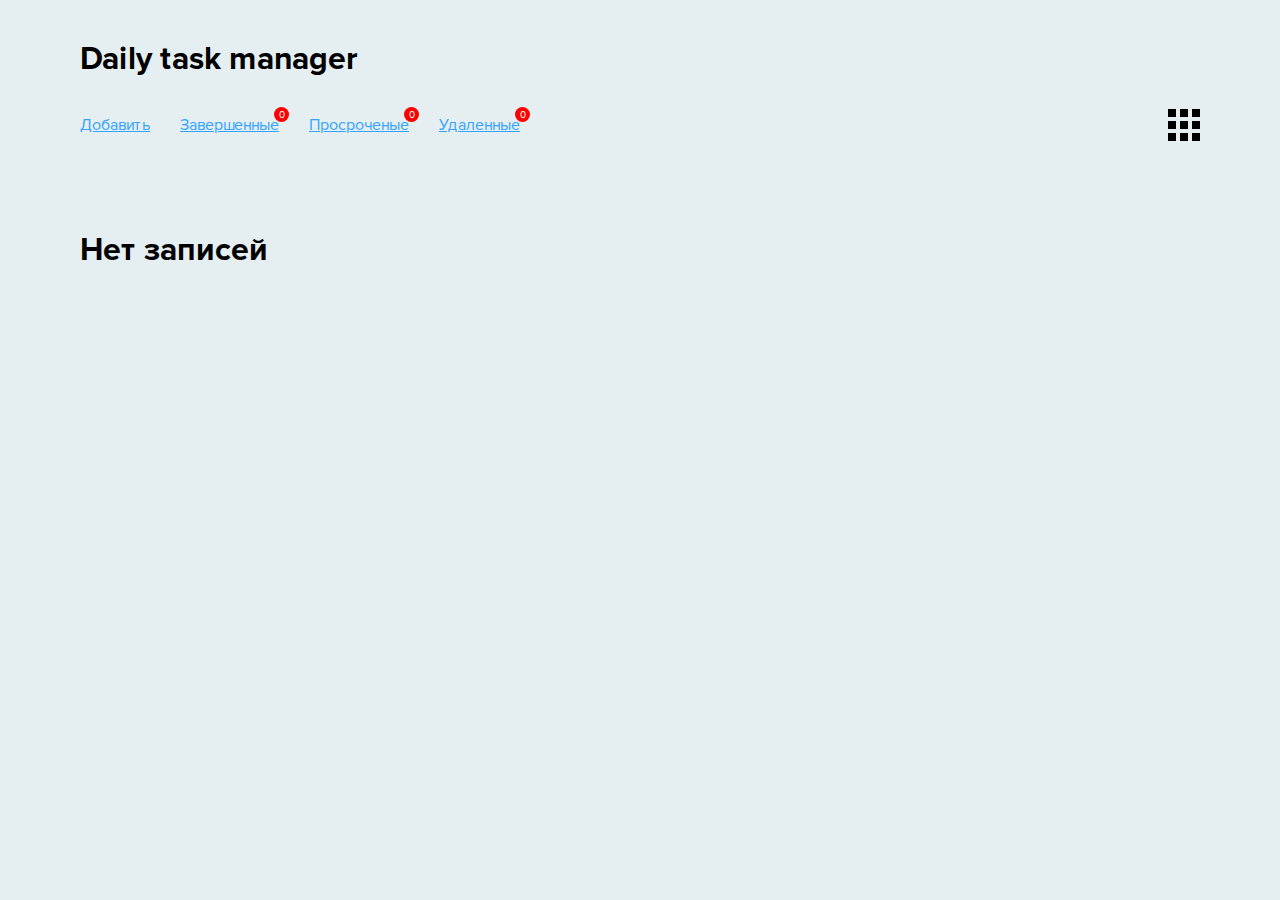
<file: index.html>
<!DOCTYPE html>
<html lang="en">
<head>
    <meta charset="UTF-8">
    <meta name="viewport" content="width=device-width, initial-scale=1.0">
    <meta http-equiv="X-UA-Compatible" content="ie=edge">
    <link rel="stylesheet" href="css/style.css">
    <link rel="stylesheet" href="css/@media.css">
    <link rel="stylesheet" href="fonts/stylesheet.css">
    <link rel="apple-touch-icon" sizes="180x180" href="fav/apple-touch-icon.png">
    <link rel="icon" type="image/png" sizes="32x32" href="fav/favicon-32x32.png">
    <link rel="icon" type="image/png" sizes="16x16" href="fav/favicon-16x16.png">
    <link rel="manifest" href="fav/site.webmanifest">
    <link rel="mask-icon" href="fav/safari-pinned-tab.svg" color="#5bbad5">
    <meta name="msapplication-TileColor" content="#da532c">
    <meta name="theme-color" content="#ffffff">
    <title>Daily task manager</title>
</head>
<body>
    <header class="header">
        <div class="wrapper">
            <h1>Daily task manager</h1>
            <nav class="header__nav">
                <ul class="header__list">
                    <li><a href="" class="add"><div>Добавить</div><img src="images/plus.svg" alt=""></a></li>
                    <li><a href="feed/finished/" class="finished"><div>Завершенные</div><img src="images/check.svg" alt=""></a><span>0</span></li>
                    <li><a href="feed/wasted/" class="wasted"><div>Просроченые</div><img src="images/clock.svg" alt=""></a><span>0</span></li>
                    <li><a href="feed/removed/" class="removed"><div>Удаленные</div><img src="images/rubbish.svg" alt=""></a><span>0</span></li>
                </ul>
                <div class="displayTipe"></div>
            </nav>
        </div>
    </header>
    <main class="main">
        <div class="wrapper">
            
            <div class="main__content">
                <div class="loader">
                    <img src="https://media1.giphy.com/media/xTk9ZvMnbIiIew7IpW/giphy.gif" alt="" width="100">
                </div>
            </div>
        </div>
    </main>

    <div class="add-card">
        <div class="wrapper">
            <h2>Создание новой задачи</h2>
            <form action="">
                <input type="text" name="name" placeholder="Название карточки" required>
                <div class="textarea">
                    <div class="textarea__buttons">
                        <ul>
                            <li><button data-type="heading">H</button></li>
                            <li><button data-type="bold">B</button></li>
                            <li><button data-type="italic"><i>I</i></button></li>
                            <li><button data-type="underline"><ins>U</ins></button></li>
                            <li><button data-type="del"><del>S</del></button></li>
                            <li><button data-type="qoute"><img src="images/quote.svg" alt=""></button></li>
                            <li><button data-type="link"><img src="images/broken-link.svg" alt=""></button></li>
                            <li><button data-type="list"><img src="images/list.svg" alt=""></button></li>
                            <li><button data-type="image"><img src="images/photo.svg" alt=""></button></li>
                        </ul>
                    </div>
                    <textarea name="text" placeholder="Текст карточки" id="textFormatter"></textarea>
                </div>
               
                <div class="group">
                    <p>Deadline</p>
                    <input name="date" type="date" placeholder="Текст карточки">
                </div>       
                    
                <button id="createCard">Создать карточку</button>
                <!-- <p class="success">Вы успешно добавили карточку!</p> -->
            </form>
        </div>
        
        <div class="close"></div>
    </div>

    <div class="edit-card">
        <div class="wrapper">
            <h2>Редактирование задачи</h2>
            <form action="">
                <input type="text" name="name" placeholder="Название карточки" required class="edit-card-name">
                <div class="textarea">
                    <div class="textarea__buttons">
                        <ul>
                            <li><button data-type="heading">H</button></li>
                            <li><button data-type="bold">B</button></li>
                            <li><button data-type="italic"><i>I</i></button></li>
                            <li><button data-type="underline"><ins>U</ins></button></li>
                            <li><button data-type="del"><del>S</del></button></li>
                            <li><button data-type="qoute"><img src="images/quote.svg" alt=""></button></li>
                            <li><button data-type="link"><img src="images/broken-link.svg" alt=""></button></li>
                            <li><button data-type="list"><img src="images/list.svg" alt=""></button></li>
                            <li><button data-type="image"><img src="images/photo.svg" alt=""></button></li>
                        </ul>
                    </div>
                    <textarea name="text" placeholder="Текст карточки" id="textFormatter" class="edit-card-text"></textarea>
                </div>
               
                <div class="group">
                    <p>Deadline</p>
                    <input name="date" type="date" placeholder="Текст карточки" class="edit-card-date">
                </div>       
                    
                <button id="createCard">Сохранить изменения</button>
                <p class="success">Вы успешно отредактировали карточку!</p>
            </form>
        </div>
        
        <div class="close"></div>
    </div>

    <div class="viewCard">
        
    </div>
    <script src="js/Card.js"></script>
    <script src="js/textFormatter.js"></script>
    <script src="js/cardOperations.js"></script>
    <script src="js/index.js"></script>
    <script src="js/alerts.js"></script>
</body>
</html>
</file>
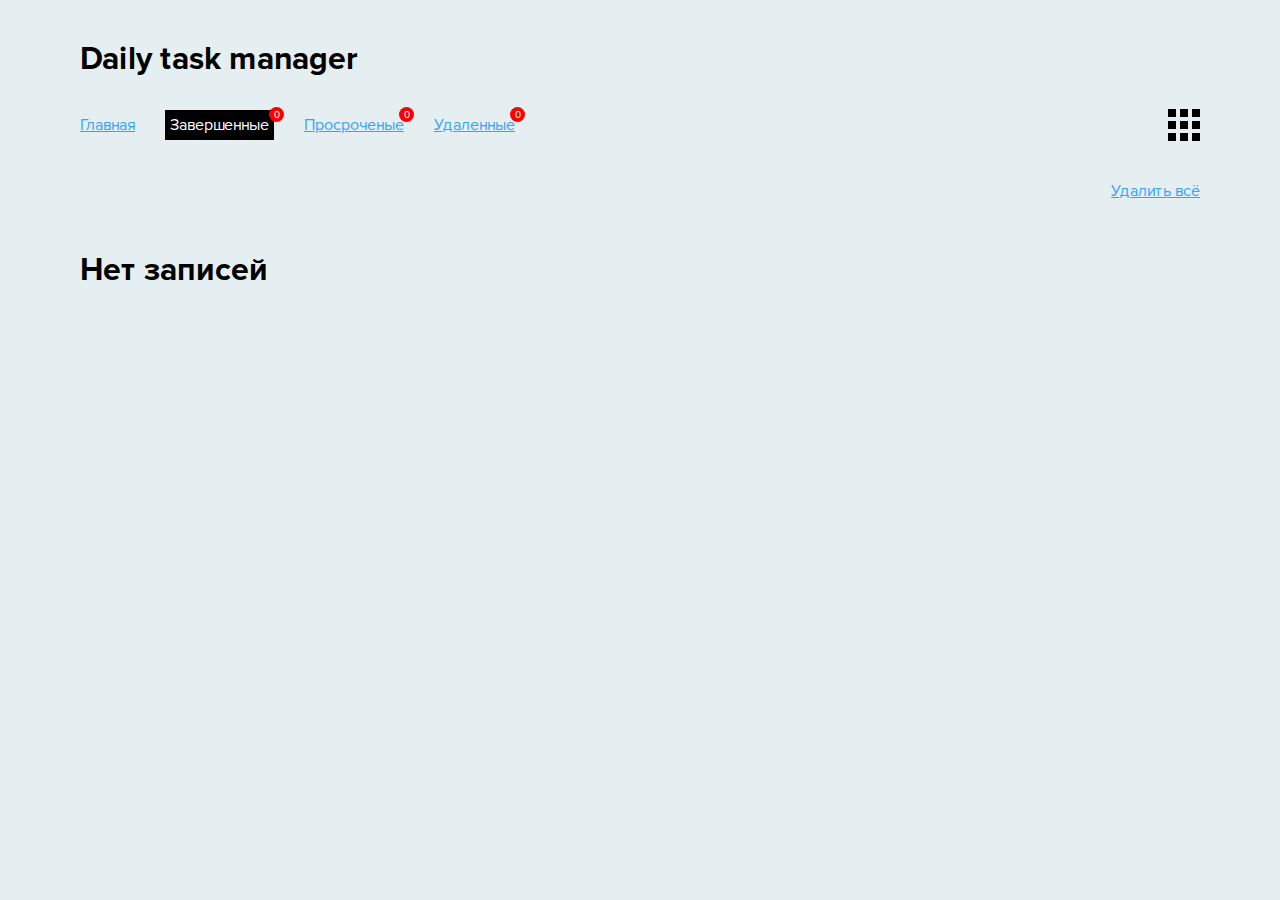
<file: feed/finished/index.html>
<!DOCTYPE html>
<html lang="en">
<head>
    <meta charset="UTF-8">
    <meta name="viewport" content="width=device-width, initial-scale=1.0">
    <meta http-equiv="X-UA-Compatible" content="ie=edge">
    <link rel="stylesheet" href="../../css/style.css">
    <link rel="stylesheet" href="../../fonts/stylesheet.css">
    <link rel="stylesheet" href="../../css/@media.css">
    <link rel="apple-touch-icon" sizes="180x180" href="../../fav/apple-touch-icon.png">
    <link rel="icon" type="image/png" sizes="32x32" href="../../fav/favicon-32x32.png">
    <link rel="icon" type="image/png" sizes="16x16" href="../../fav/favicon-16x16.png">
    <link rel="manifest" href="../../fav/site.webmanifest">
    <link rel="mask-icon" href="../../fav/safari-pinned-tab.svg" color="#5bbad5">
    <meta name="msapplication-TileColor" content="#da532c">
    <meta name="theme-color" content="#ffffff">
    <title>Daily task manager</title>
</head>
<body class="body-finished">
    <header class="header">
        <div class="wrapper">
            <h1>Daily task manager</h1>
            <nav class="header__nav">
                <ul class="header__list">
                    <li style="display: none;"><a href="../../" class="add" >Добавить</a></li>
                    <li><a href="../../"><div>Главная</div><img src="../../images/left.svg" alt=""></a></a></li>
                    <li><a href="../../feed/finished/" class="finished active"><div>Завершенные</div><img src="../../images/check.svg" alt=""></a><span>0</span></li>
                    <li><a href="../../feed/wasted/" class="wasted"><div>Просроченые</div><img src="../../images/clock.svg" alt=""></a><span>0</span></li>
                    <li><a href="../../feed/removed/" class="removed"><div>Удаленные</div><img src="../../images/rubbish.svg" alt=""></a><span>0</span></li>
                </ul>
                <div class="displayTipe"></div>
            </nav>
        </div>
    </header>
    <main class="main">
        <div class="wrapper">
            <div class="main__options">
                <a href="" class="removeAll">Удалить всё</a>
            </div>
            <div class="main__content">
                <div class="loader">
                    <img src="https://media1.giphy.com/media/xTk9ZvMnbIiIew7IpW/giphy.gif" alt="" width="100">
                </div>
            </div>
        </div>
    </main>
    <div class="viewCard">
        
    </div>
    <script src="../../js/Card.js"></script>
    <script src="../../js/textFormatter.js"></script>
    <script src="../../js/cardOperations.js"></script>
    <script src="../../js/index.js"></script>
    <script src="../../js/alerts.js"></script>
</body>
</html>
</file>
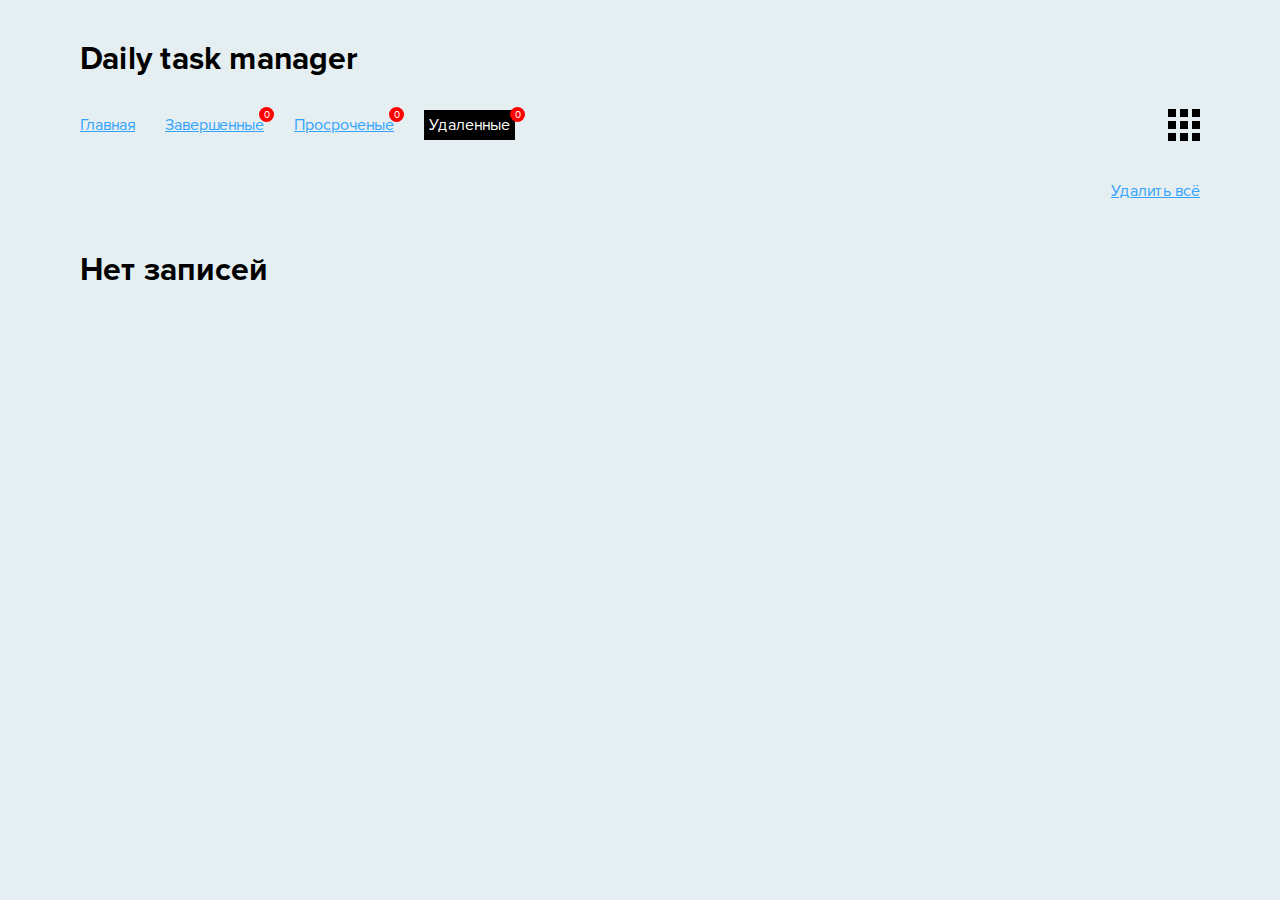
<file: feed/removed/index.html>
<!DOCTYPE html>
<html lang="en">
<head>
    <meta charset="UTF-8">
    <meta name="viewport" content="width=device-width, initial-scale=1.0">
    <meta http-equiv="X-UA-Compatible" content="ie=edge">
    <link rel="stylesheet" href="../../css/style.css">
    <link rel="stylesheet" href="../../fonts/stylesheet.css">
    <link rel="stylesheet" href="../../css/@media.css">
    <link rel="apple-touch-icon" sizes="180x180" href="../../fav/apple-touch-icon.png">
    <link rel="icon" type="image/png" sizes="32x32" href="../../fav/favicon-32x32.png">
    <link rel="icon" type="image/png" sizes="16x16" href="../../fav/favicon-16x16.png">
    <link rel="manifest" href="../../fav/site.webmanifest">
    <link rel="mask-icon" href="../../fav/safari-pinned-tab.svg" color="#5bbad5">
    <meta name="msapplication-TileColor" content="#da532c">
    <meta name="theme-color" content="#ffffff">
    <title>Daily task manager</title>
</head>
<body class="body-removed">
    <header class="header">
        <div class="wrapper">
            <h1>Daily task manager</h1>
            <nav class="header__nav">
                <ul class="header__list">
                    <li style="display: none;"><a href="../../" class="add" >Добавить</a></li>
                    <li><a href="../../"><div>Главная</div><img src="../../images/left.svg" alt=""></a></a></li>
                    <li><a href="../../feed/finished/" class="finished"><div>Завершенные</div><img src="../../images/check.svg" alt=""></a><span>0</span></li>
                    <li><a href="../../feed/wasted/" class="wasted"><div>Просроченые</div><img src="../../images/clock.svg" alt=""></a><span>0</span></li>
                    <li><a href="../../feed/removed/" class="removed active"><div>Удаленные</div><img src="../../images/rubbish.svg" alt=""></a><span>0</span></li>
                </ul>
                <div class="displayTipe"></div>
            </nav>
        </div>
    </header>
    <main class="main">
        <div class="wrapper">
            <div class="main__options">
                <a href="" class="removeAll">Удалить всё</a>
            </div>
            <div class="main__content">
                <div class="loader">
                    <img src="https://media1.giphy.com/media/xTk9ZvMnbIiIew7IpW/giphy.gif" alt="" width="100">
                </div>
            </div>
        </div>
    </main>

    <div class="viewCard">
        
    </div>
    
    <script src="../../js/Card.js"></script>
    <script src="../../js/textFormatter.js"></script>
    <script src="../../js/cardOperations.js"></script>
    <script src="../../js/index.js"></script>
    <script src="../../js/alerts.js"></script>
</body>
</html>
</file>
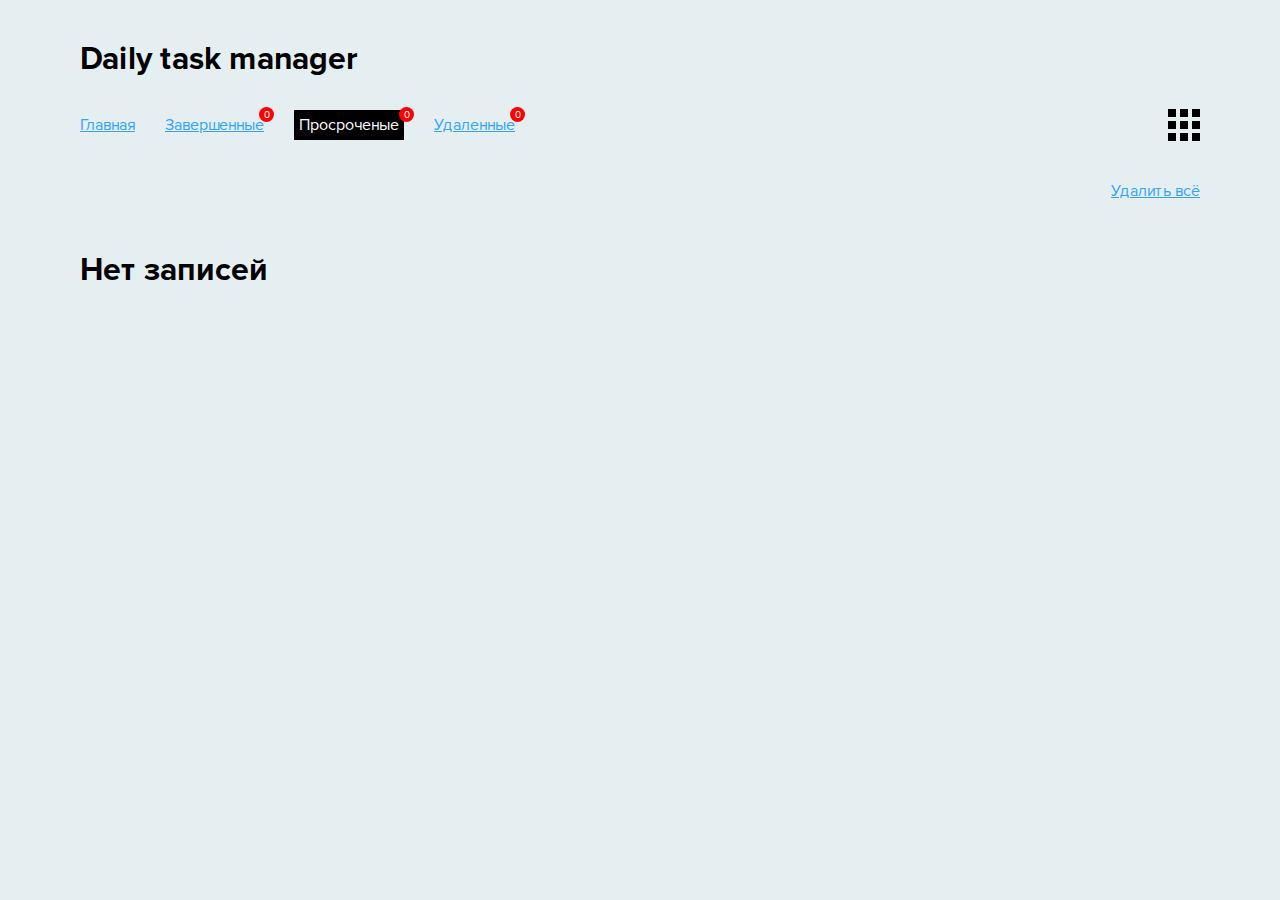
<file: feed/wasted/index.html>
<!DOCTYPE html>
<html lang="en">
<head>
    <meta charset="UTF-8">
    <meta name="viewport" content="width=device-width, initial-scale=1.0">
    <meta http-equiv="X-UA-Compatible" content="ie=edge">
    <link rel="stylesheet" href="../../css/style.css">
    <link rel="stylesheet" href="../../fonts/stylesheet.css">
    <link rel="stylesheet" href="../../css/@media.css">
    <link rel="apple-touch-icon" sizes="180x180" href="../../fav/apple-touch-icon.png">
    <link rel="icon" type="image/png" sizes="32x32" href="../../fav/favicon-32x32.png">
    <link rel="icon" type="image/png" sizes="16x16" href="../../fav/favicon-16x16.png">
    <link rel="manifest" href="../../fav/site.webmanifest">
    <link rel="mask-icon" href="../../fav/safari-pinned-tab.svg" color="#5bbad5">
    <meta name="msapplication-TileColor" content="#da532c">
    <meta name="theme-color" content="#ffffff">
    <title>Daily task manager</title>
</head>
<body class="body-wasted">
    <header class="header">
        <div class="wrapper">
            <h1>Daily task manager</h1>
            <nav class="header__nav">
                <ul class="header__list">
                    <li style="display: none;"><a href="../../" class="add" >Добавить</a></li>
                    <li><a href="../../"><div>Главная</div><img src="../../images/left.svg" alt=""></a></a></li>
                    <li><a href="../../feed/finished/" class="finished"><div>Завершенные</div><img src="../../images/check.svg" alt=""></a><span>0</span></li>
                    <li><a href="../../feed/wasted/" class="wasted active"><div>Просроченые</div><img src="../../images/clock.svg" alt=""></a><span>0</span></li>
                    <li><a href="../../feed/removed/" class="removed"><div>Удаленные</div><img src="../../images/rubbish.svg" alt=""></a><span>0</span></li>
                </ul>
                <div class="displayTipe"></div>
            </nav>
        </div>
    </header>
    <main class="main">
        <div class="wrapper">
            <div class="main__options">
                <a href="" class="removeAll">Удалить всё</a>
            </div>
            <div class="main__content">
                <div class="loader">
                    <img src="https://media1.giphy.com/media/xTk9ZvMnbIiIew7IpW/giphy.gif" alt="" width="100">
                </div>
            </div>
        </div>
    </main>

    <div class="viewCard">
        
    </div>
    
    <script src="../../js/Card.js"></script>
    <script src="../../js/textFormatter.js"></script>
    <script src="../../js/cardOperations.js"></script>
    <script src="../../js/index.js"></script>
    <script src="../../js/alerts.js"></script>
</body class="body-removed">
</html>
</file>
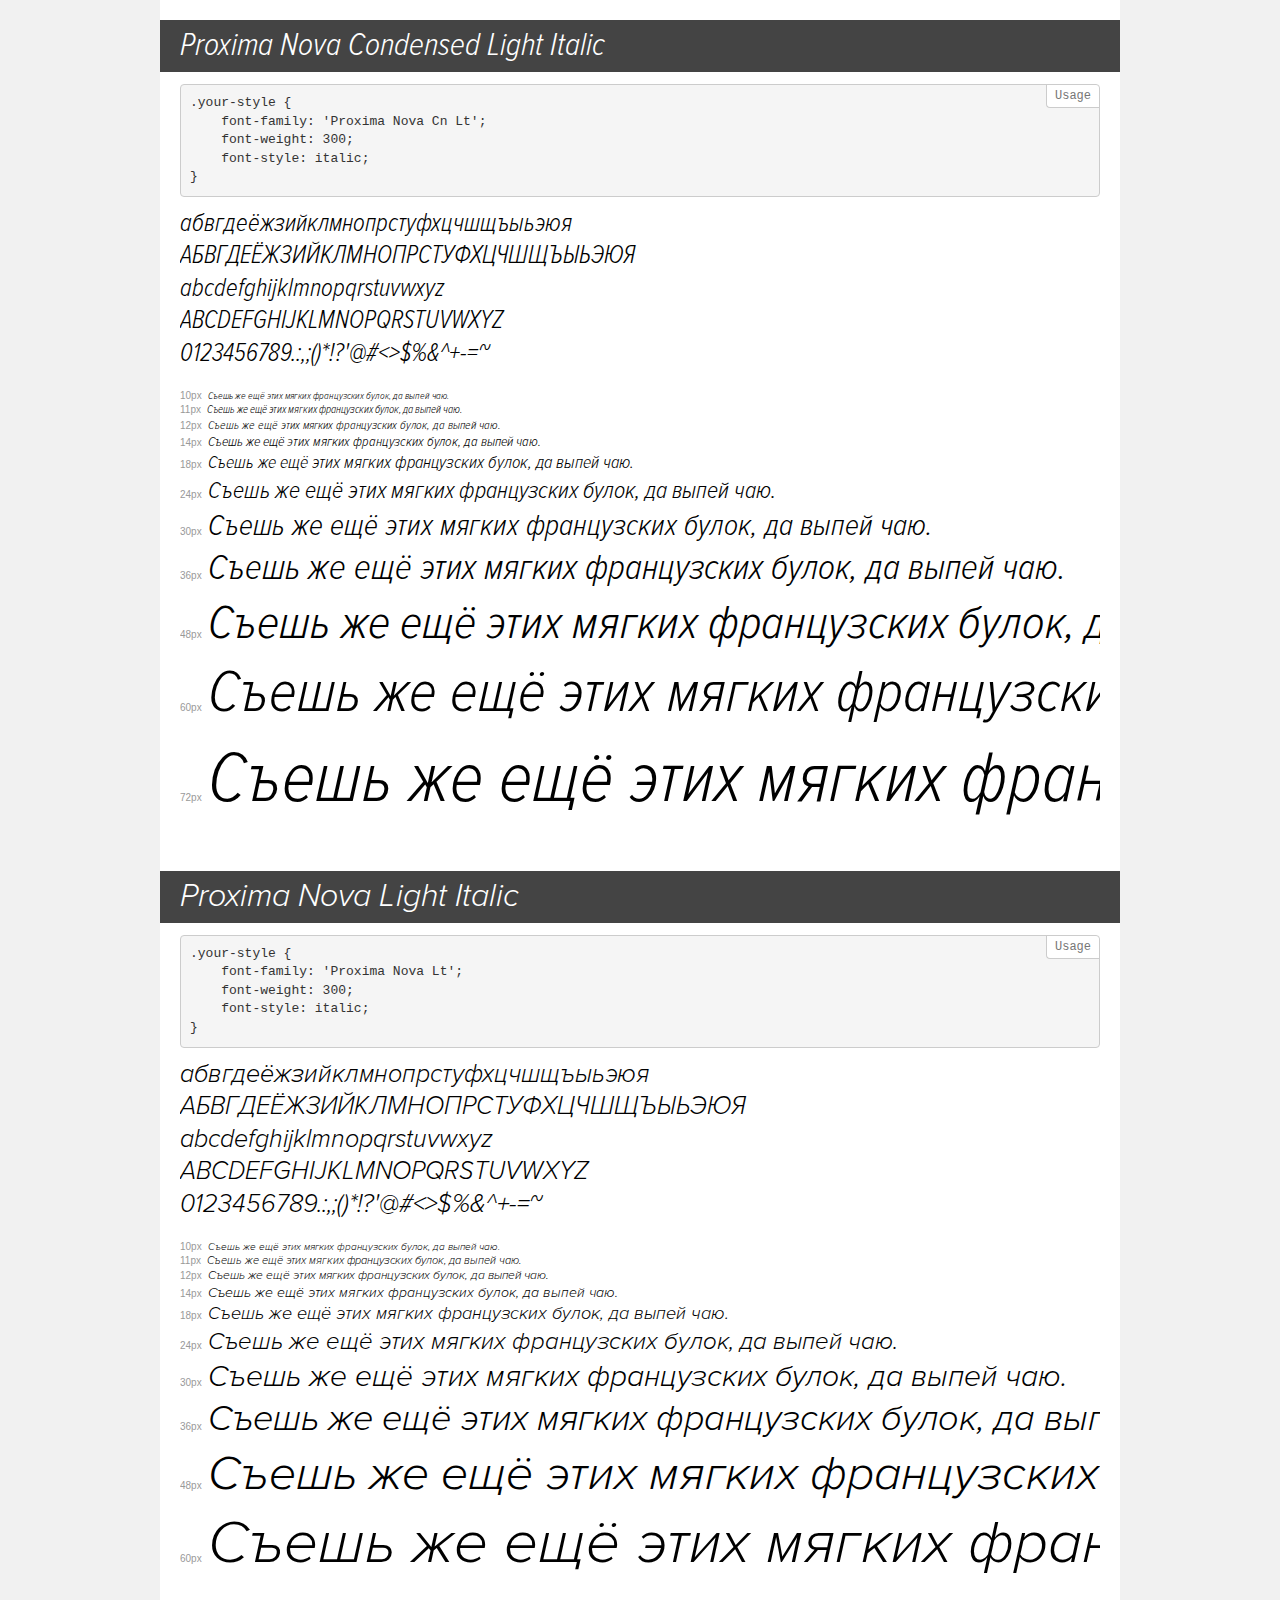
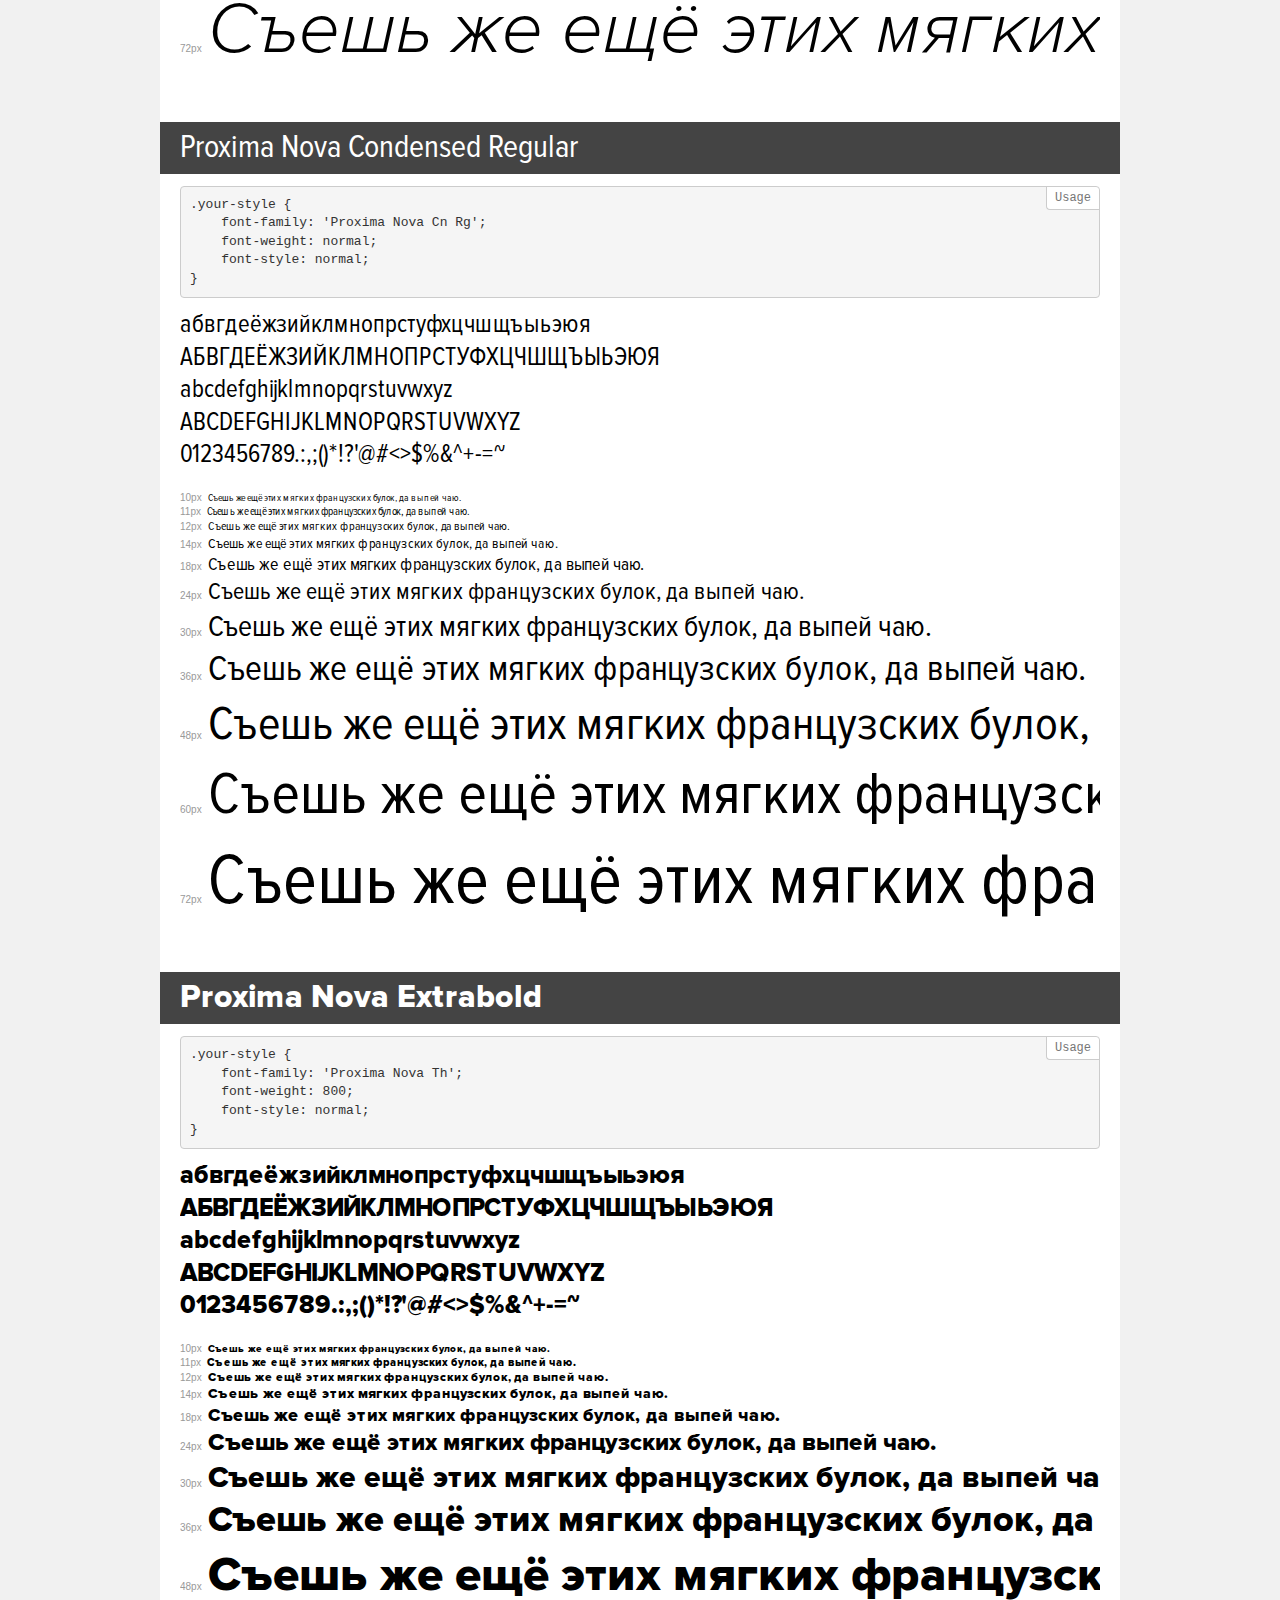
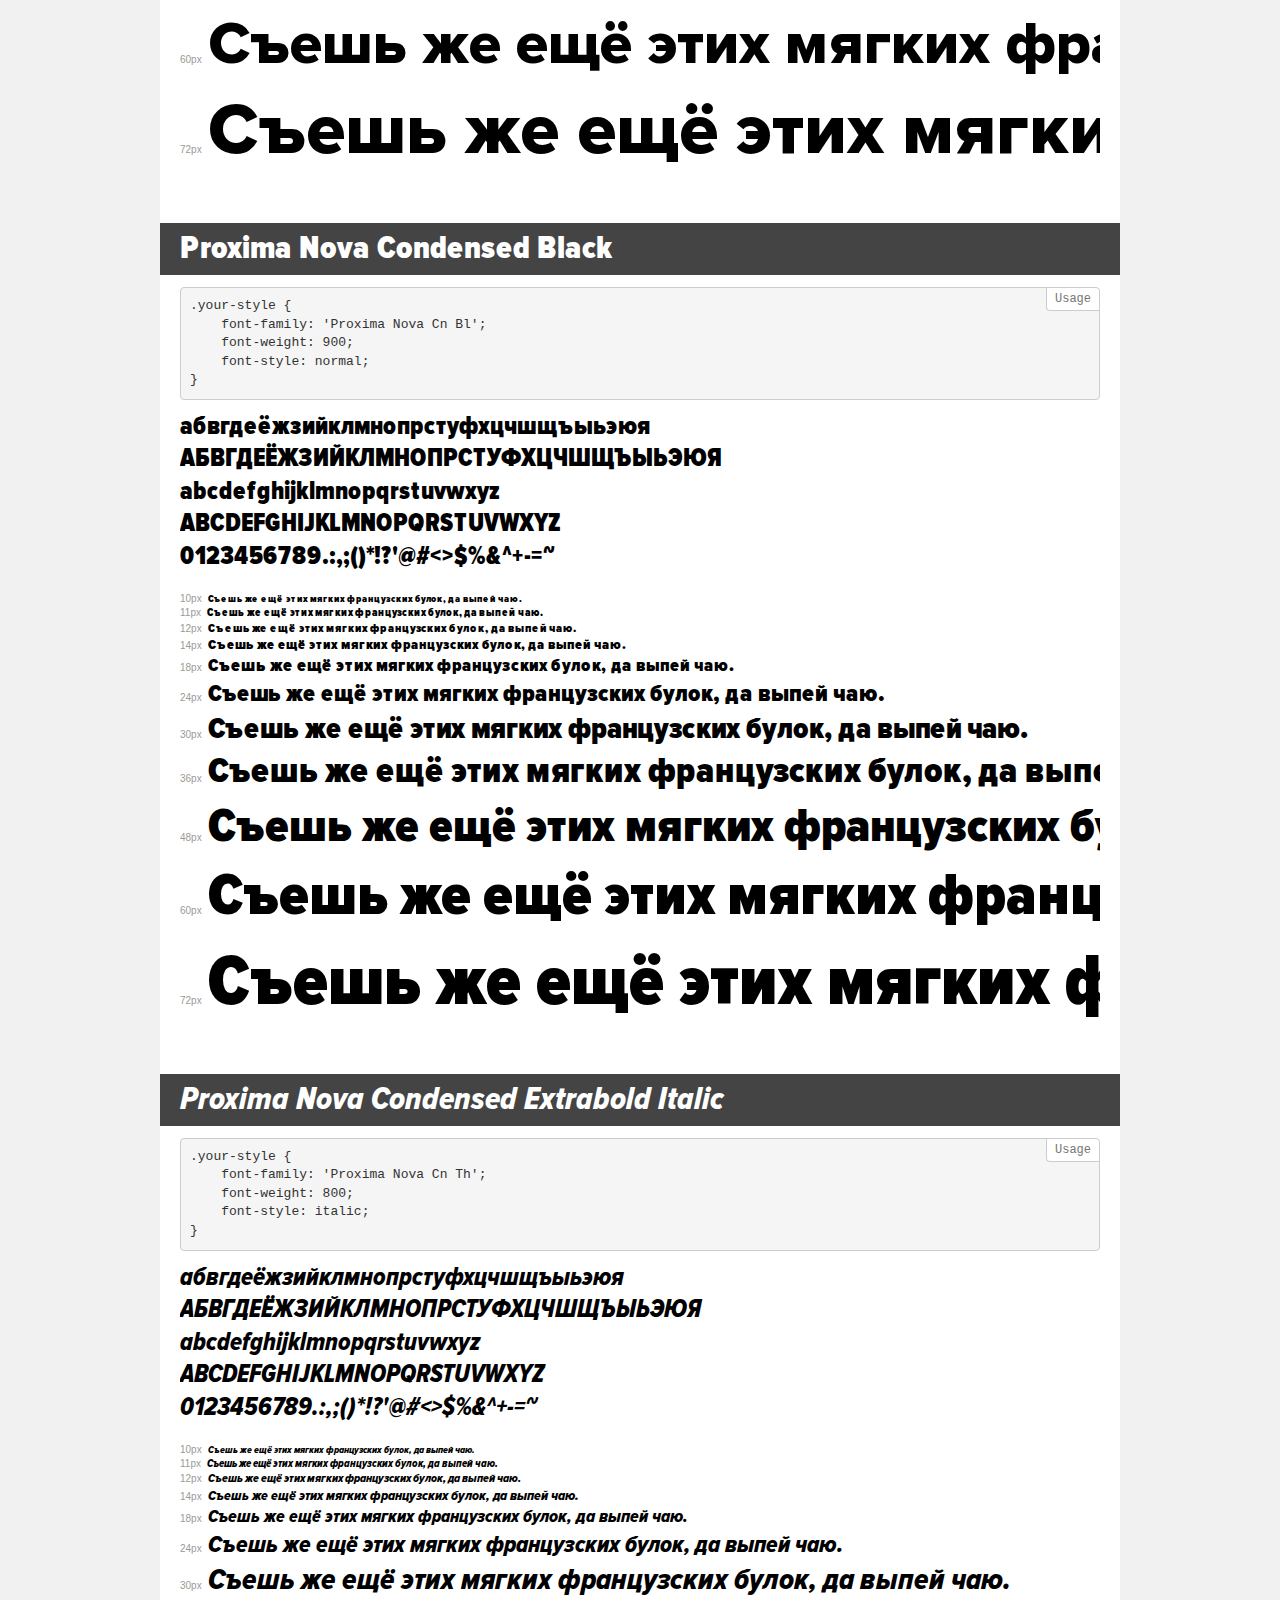
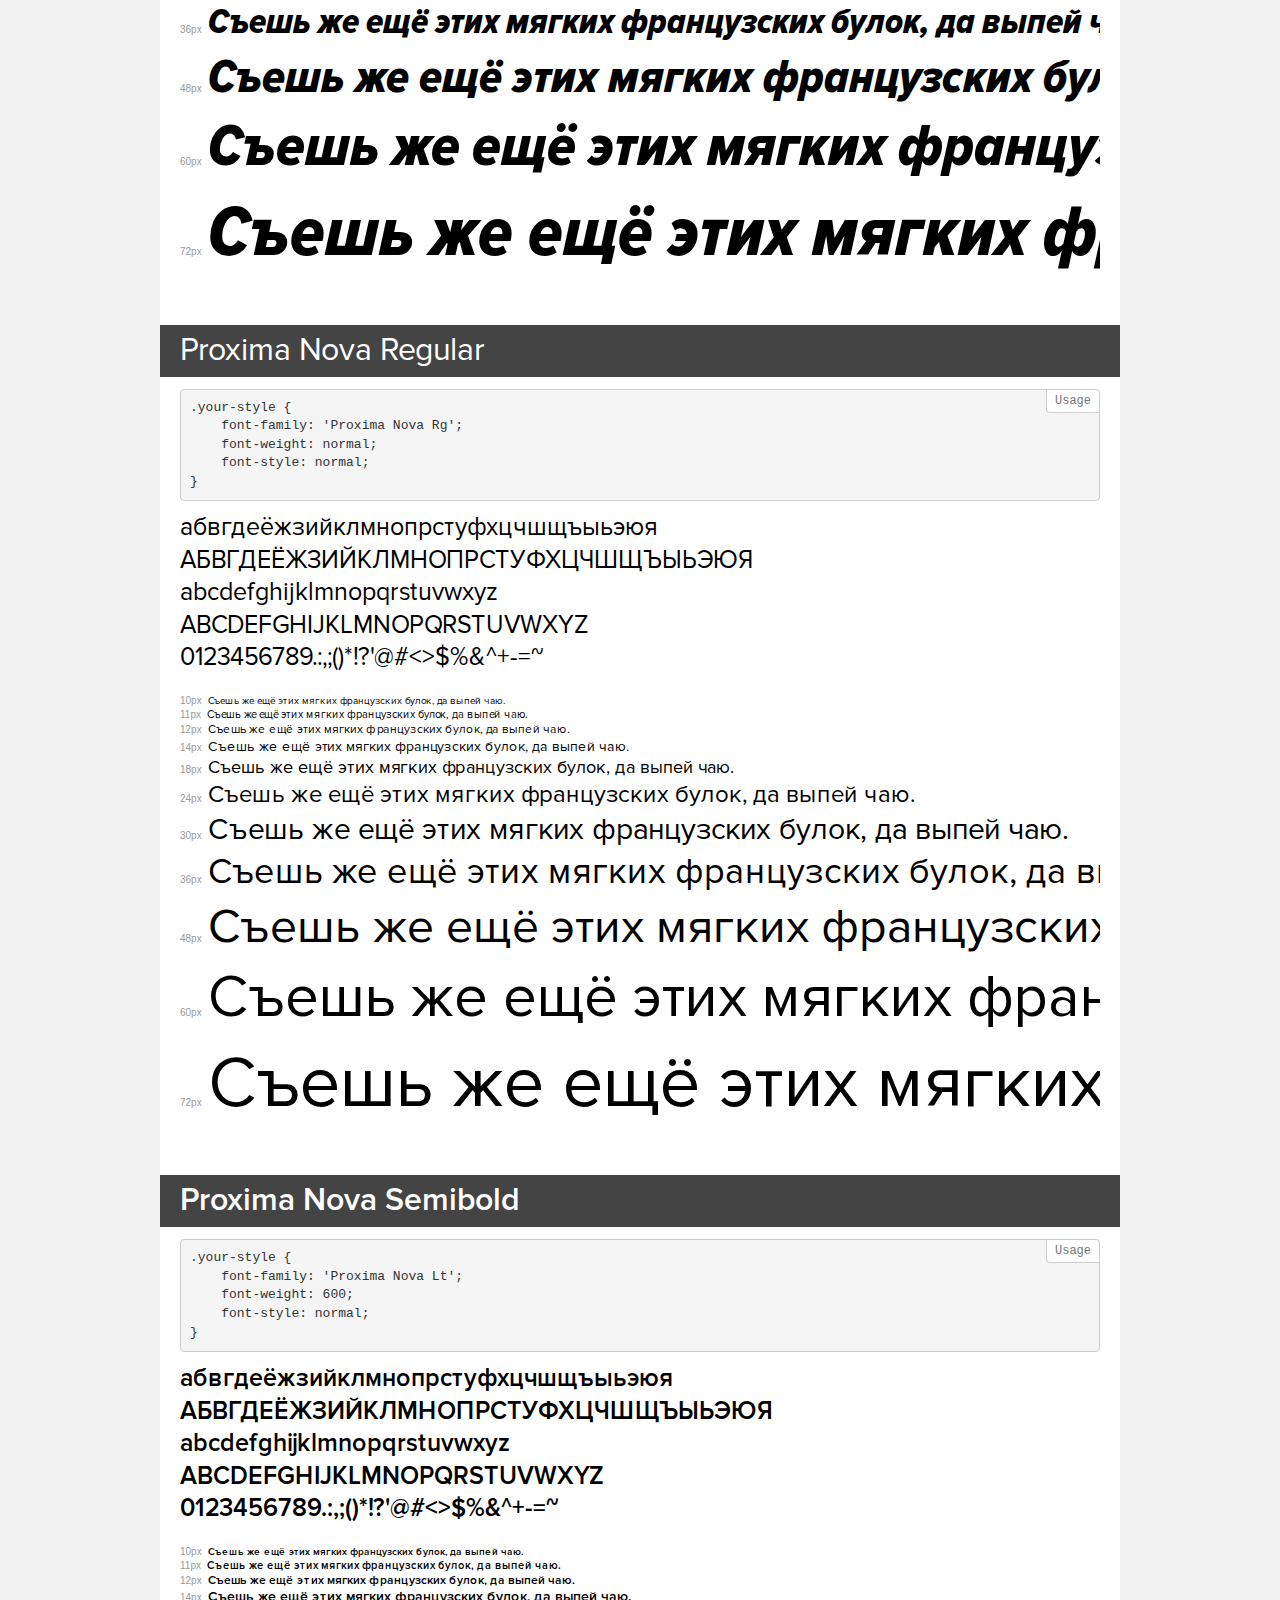
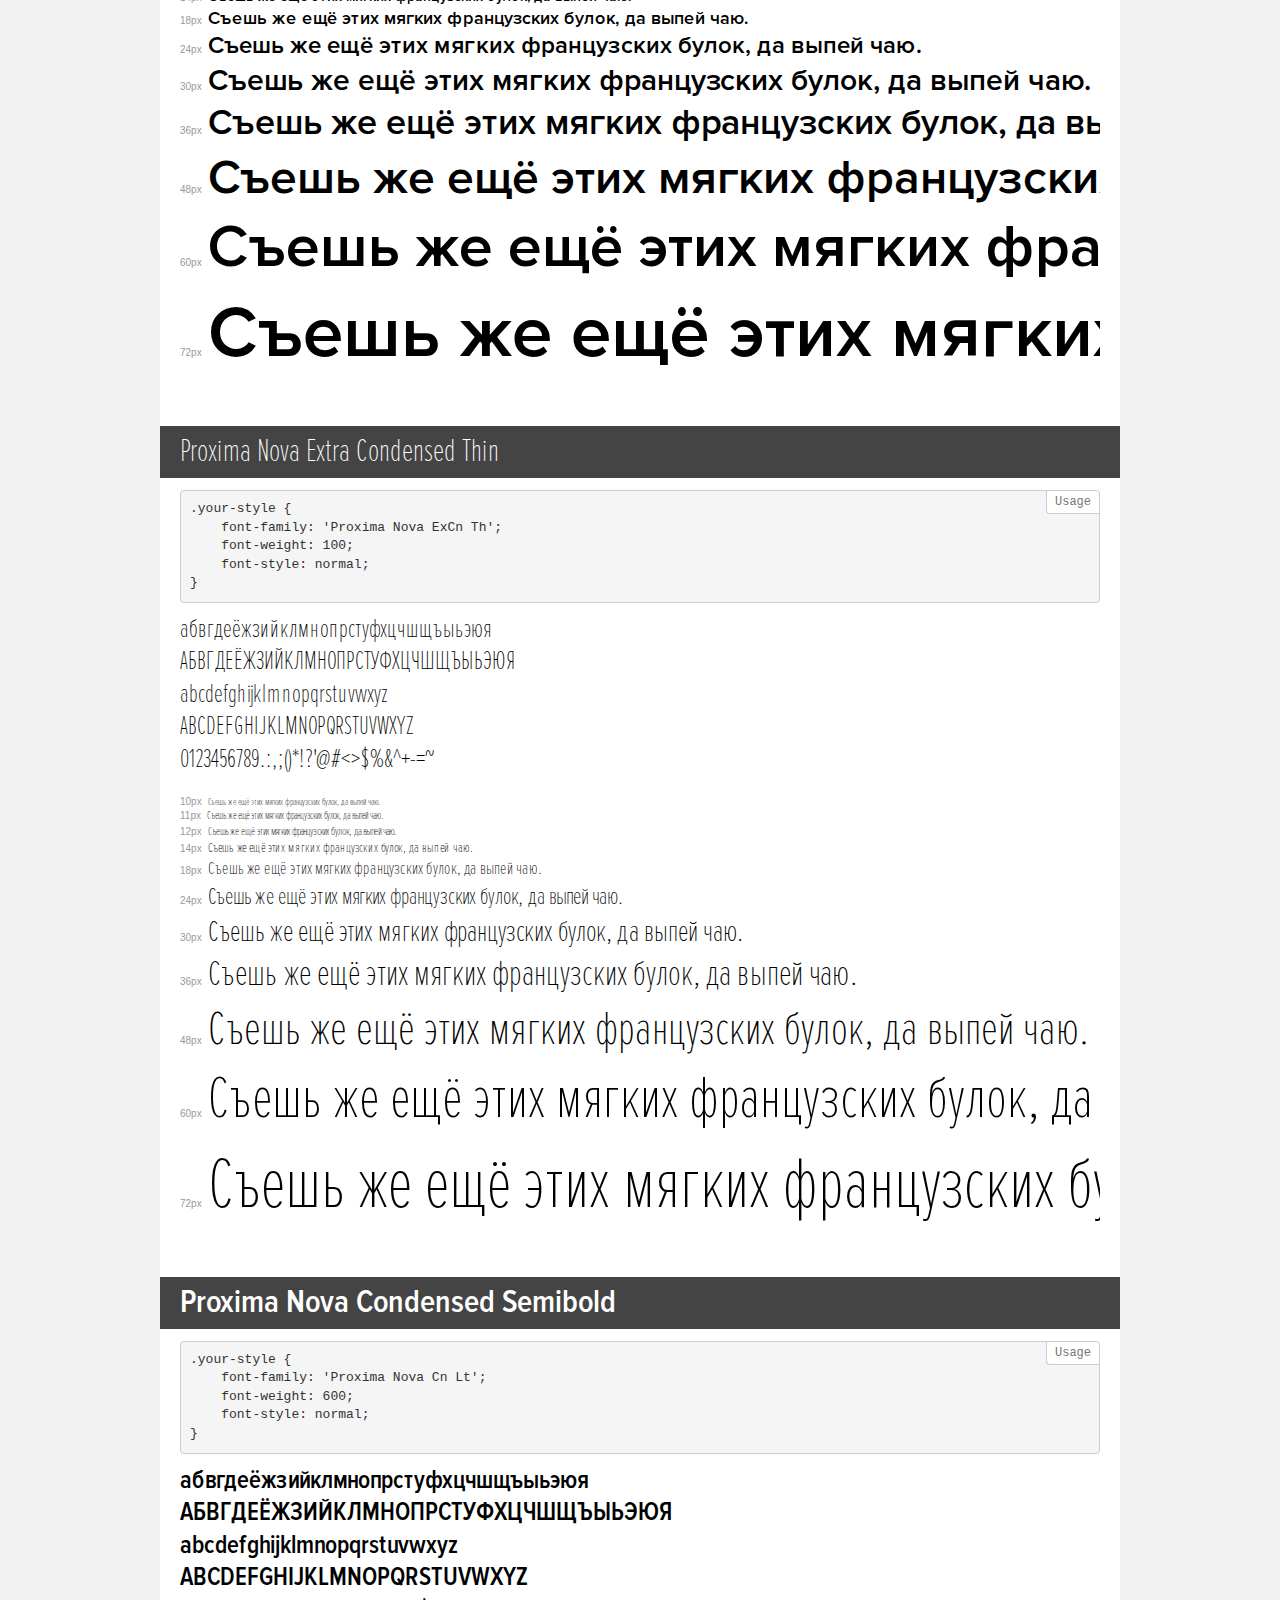
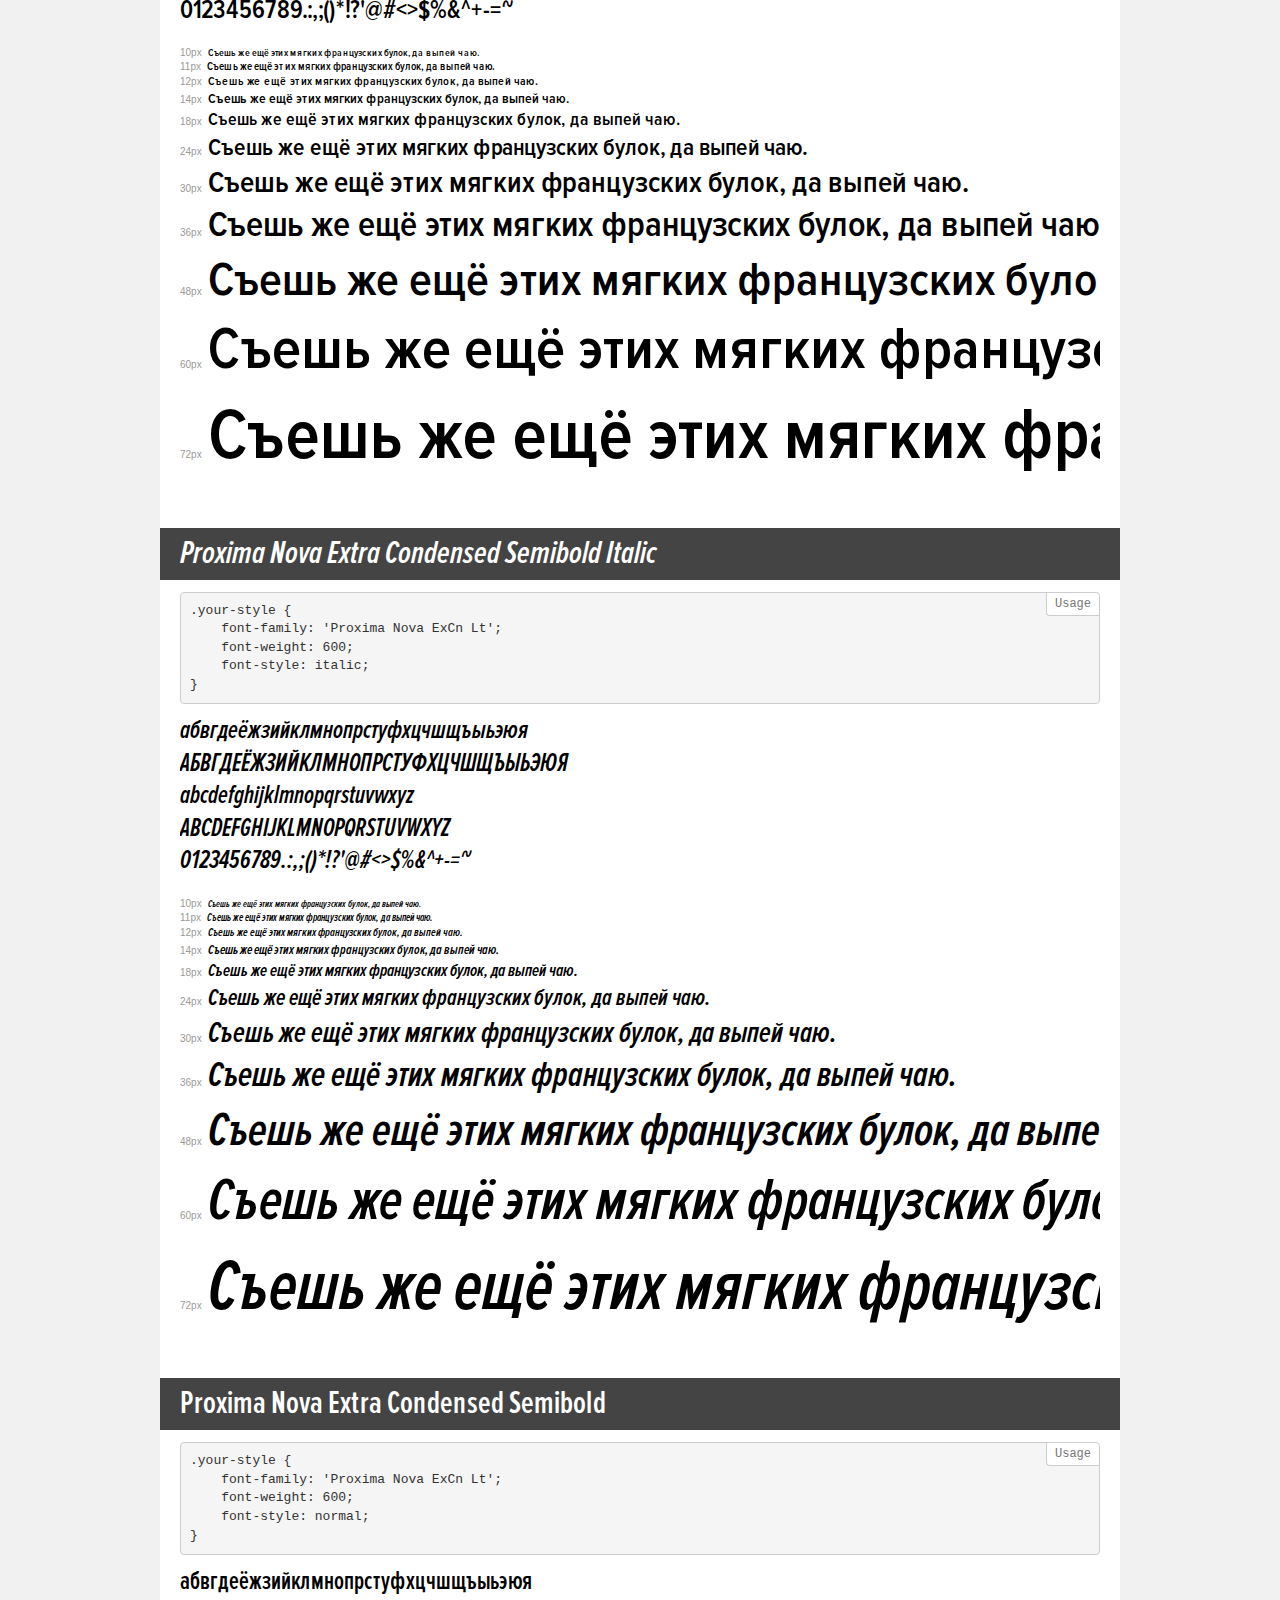
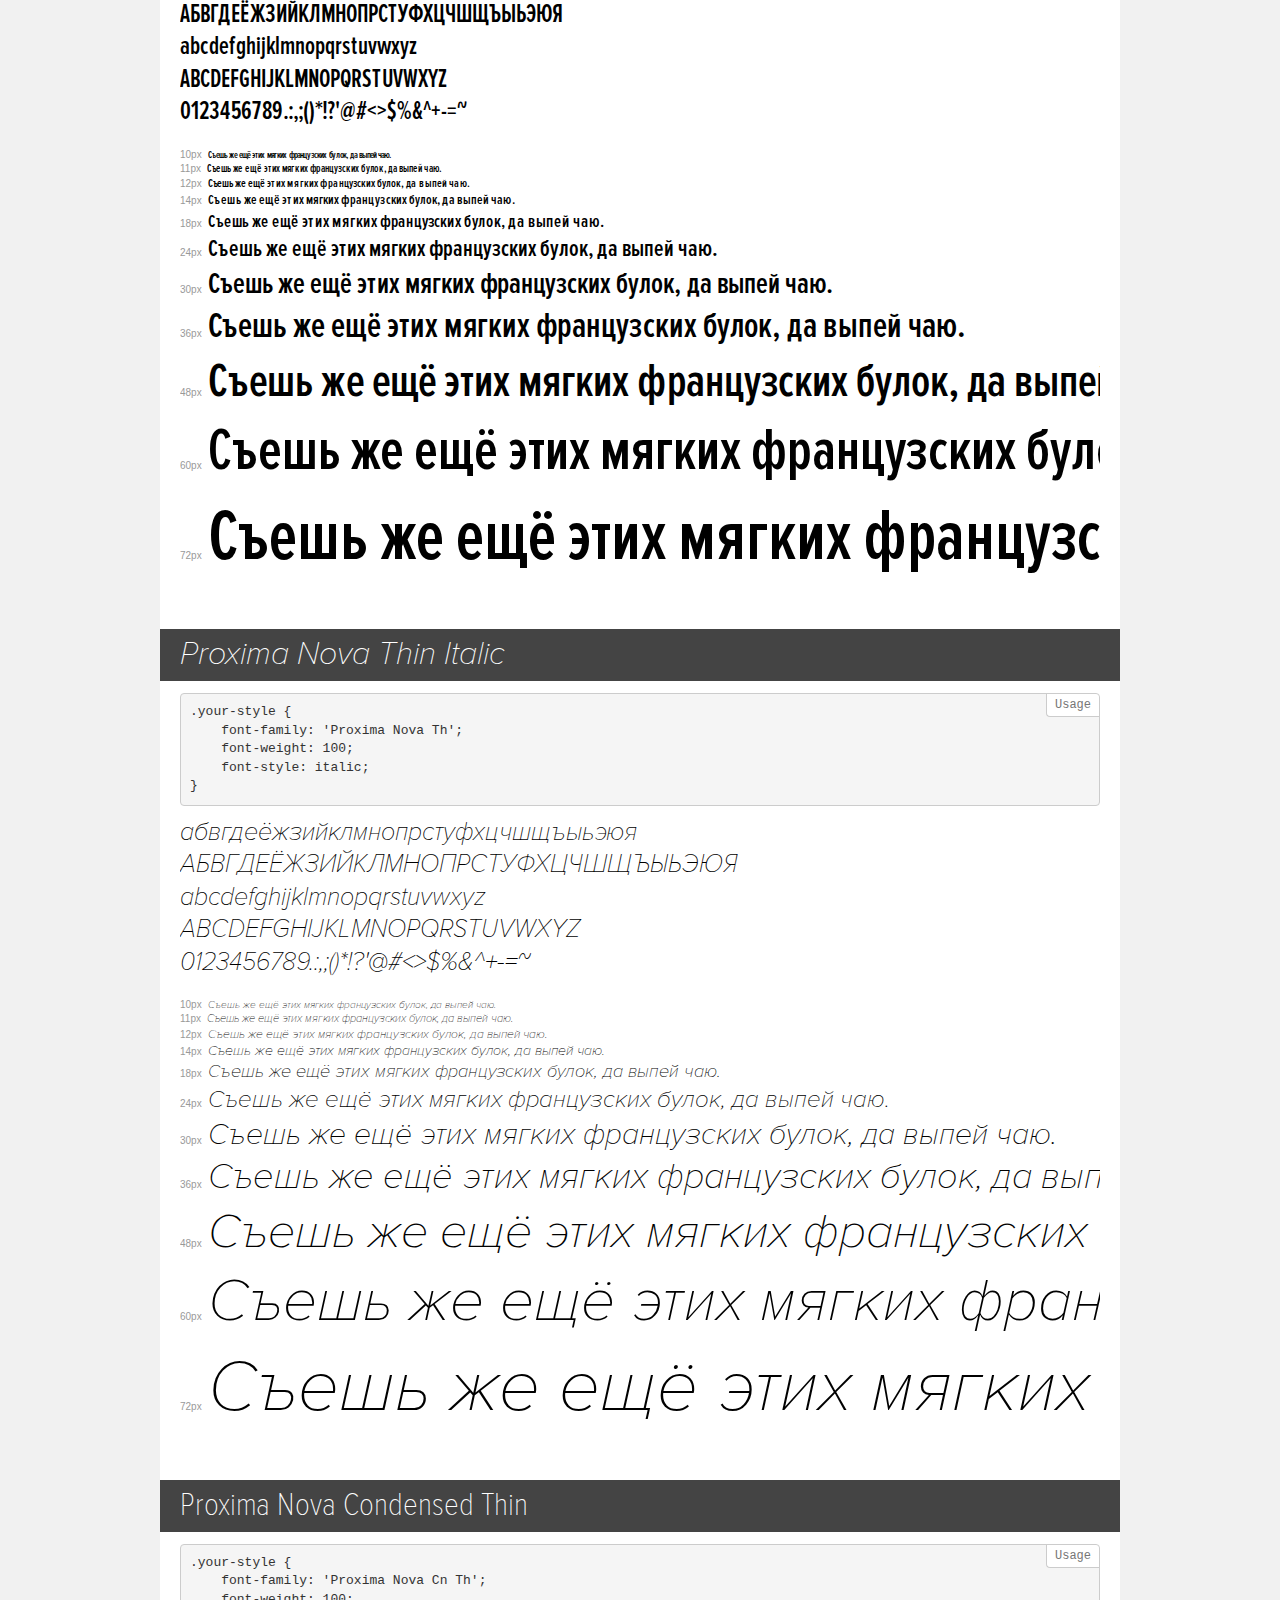
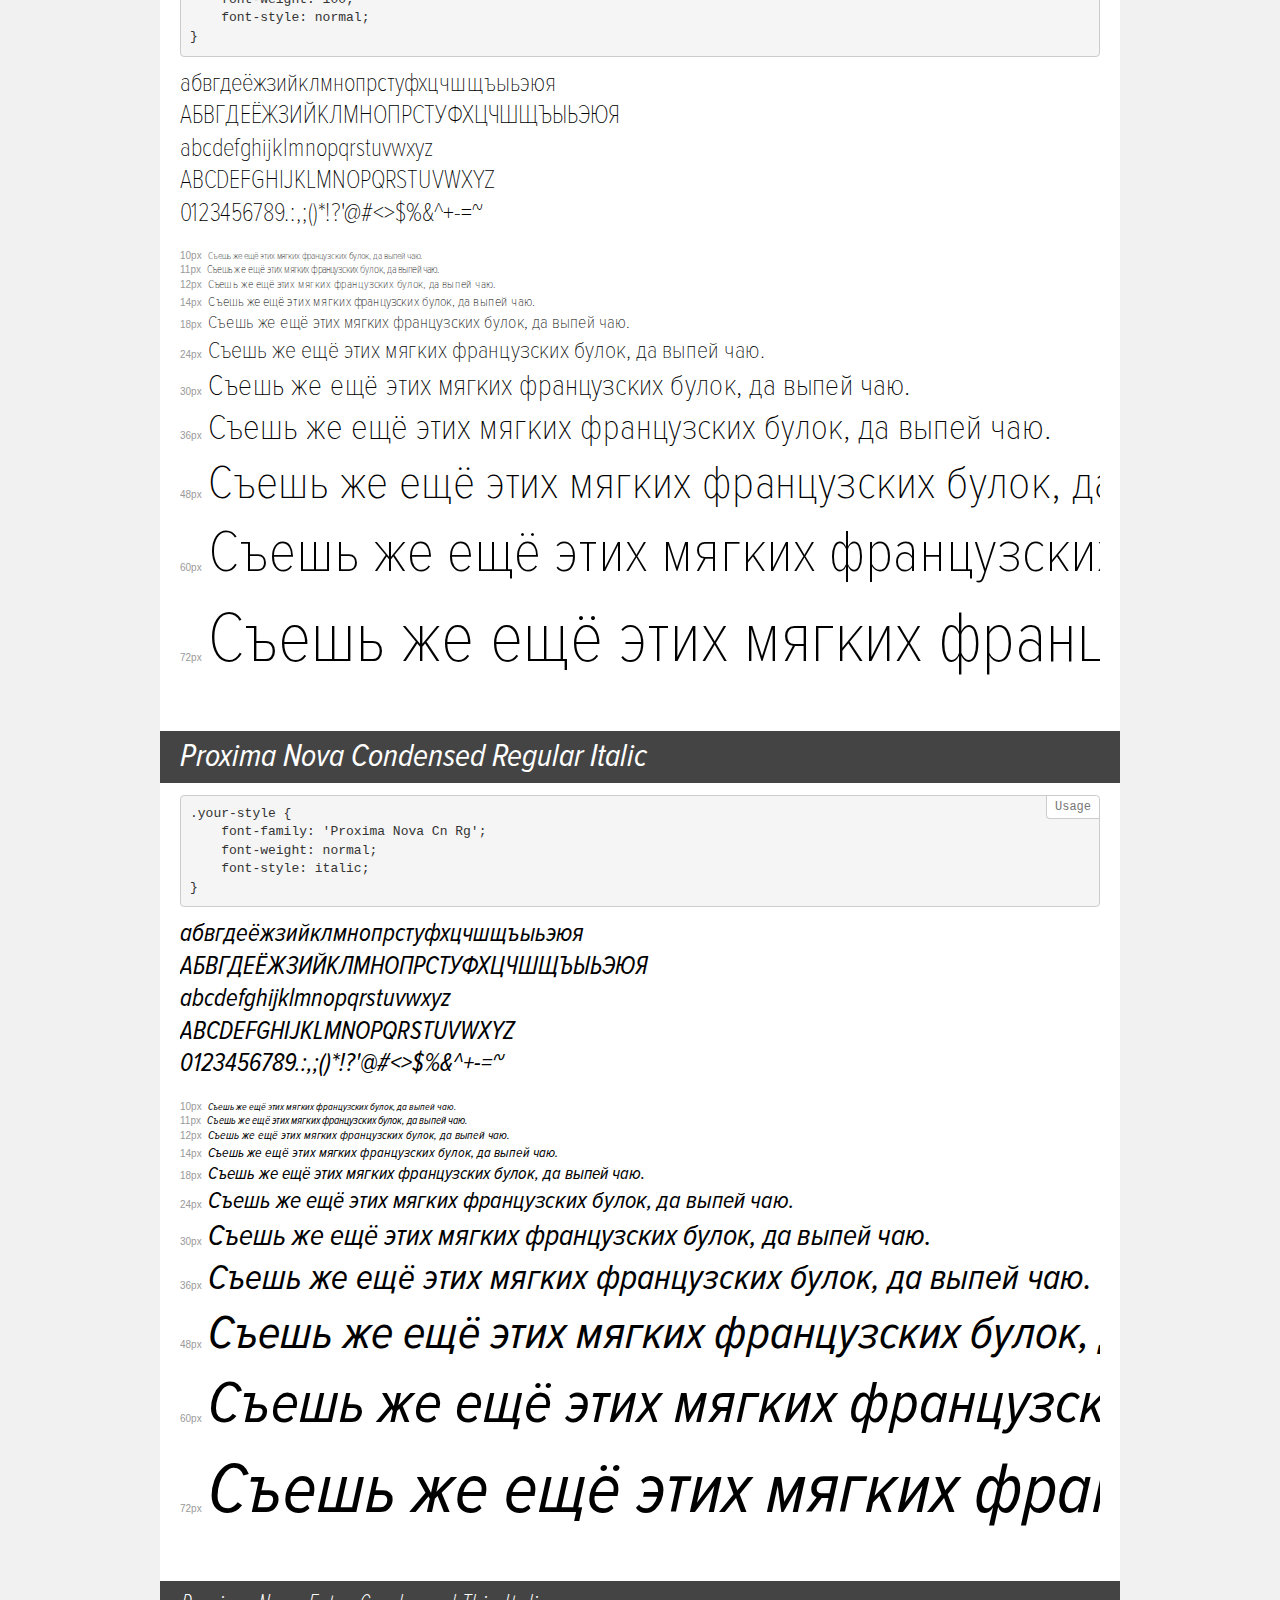
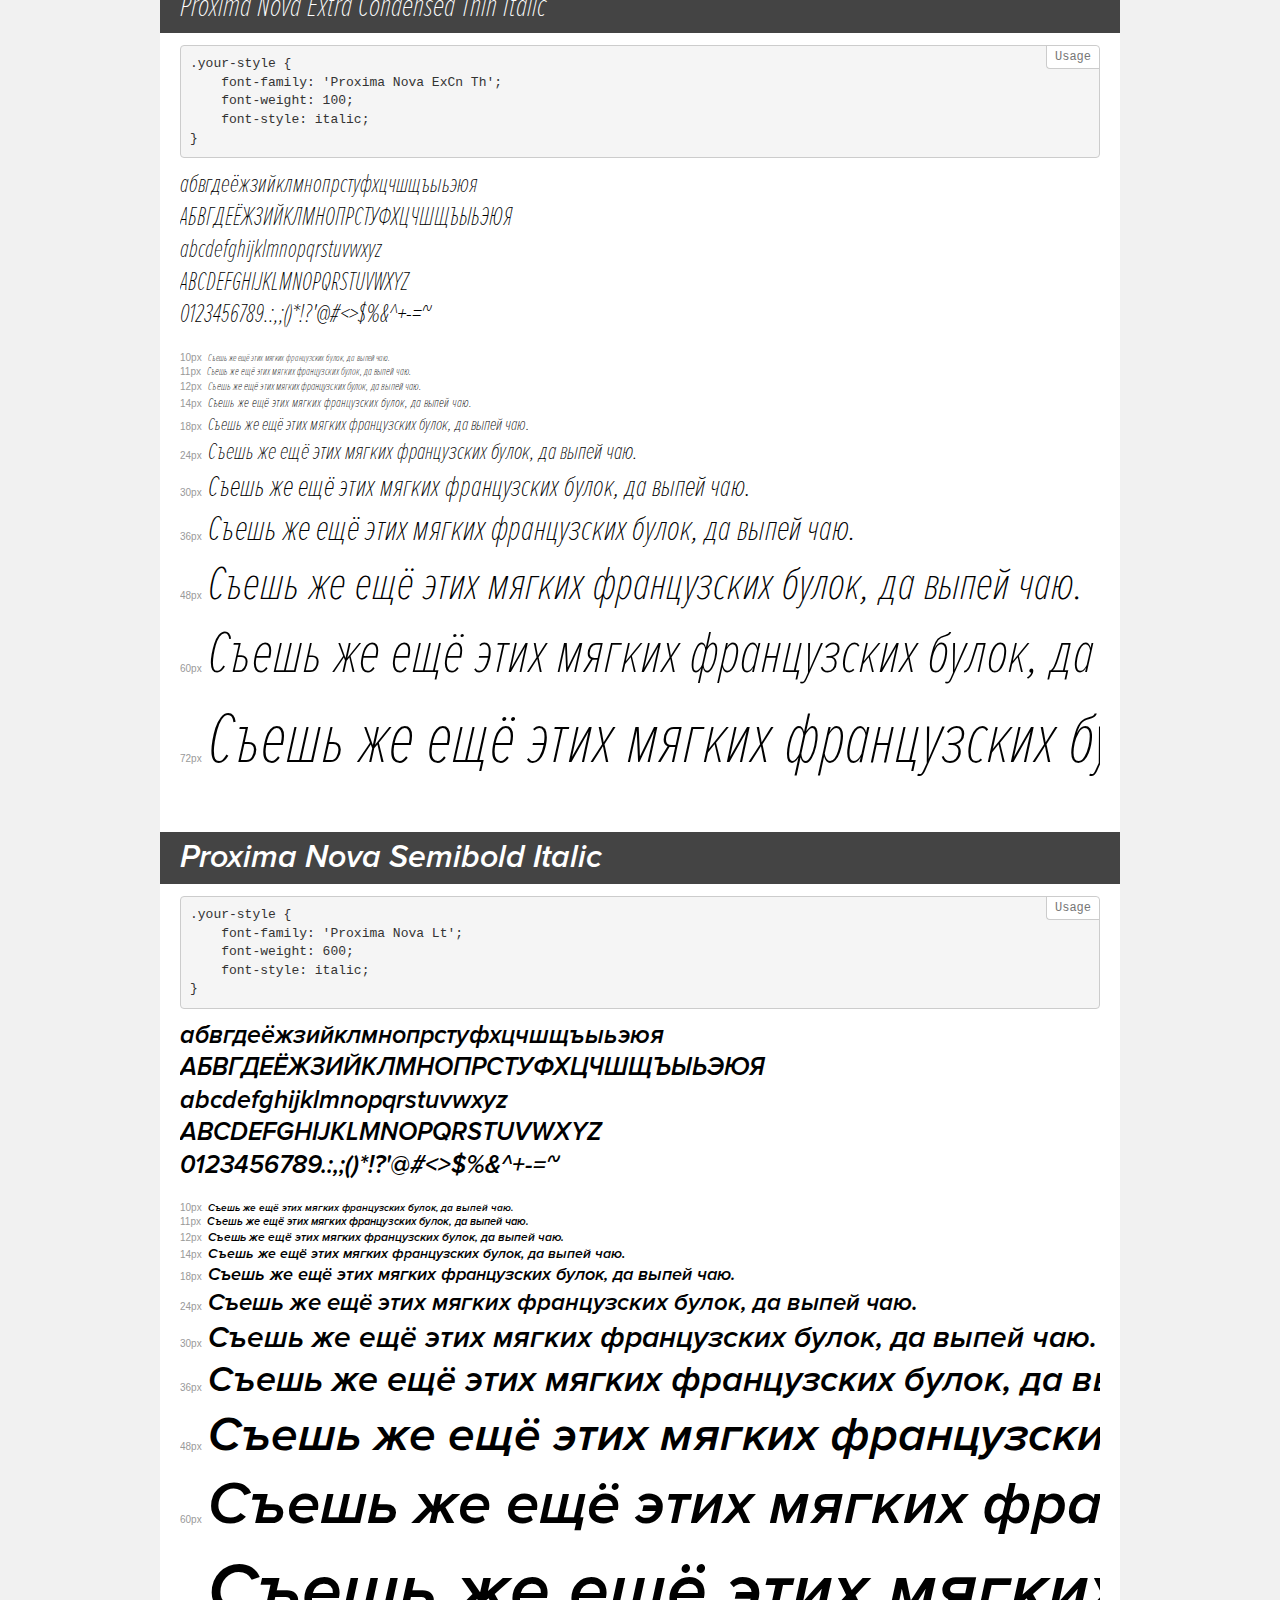
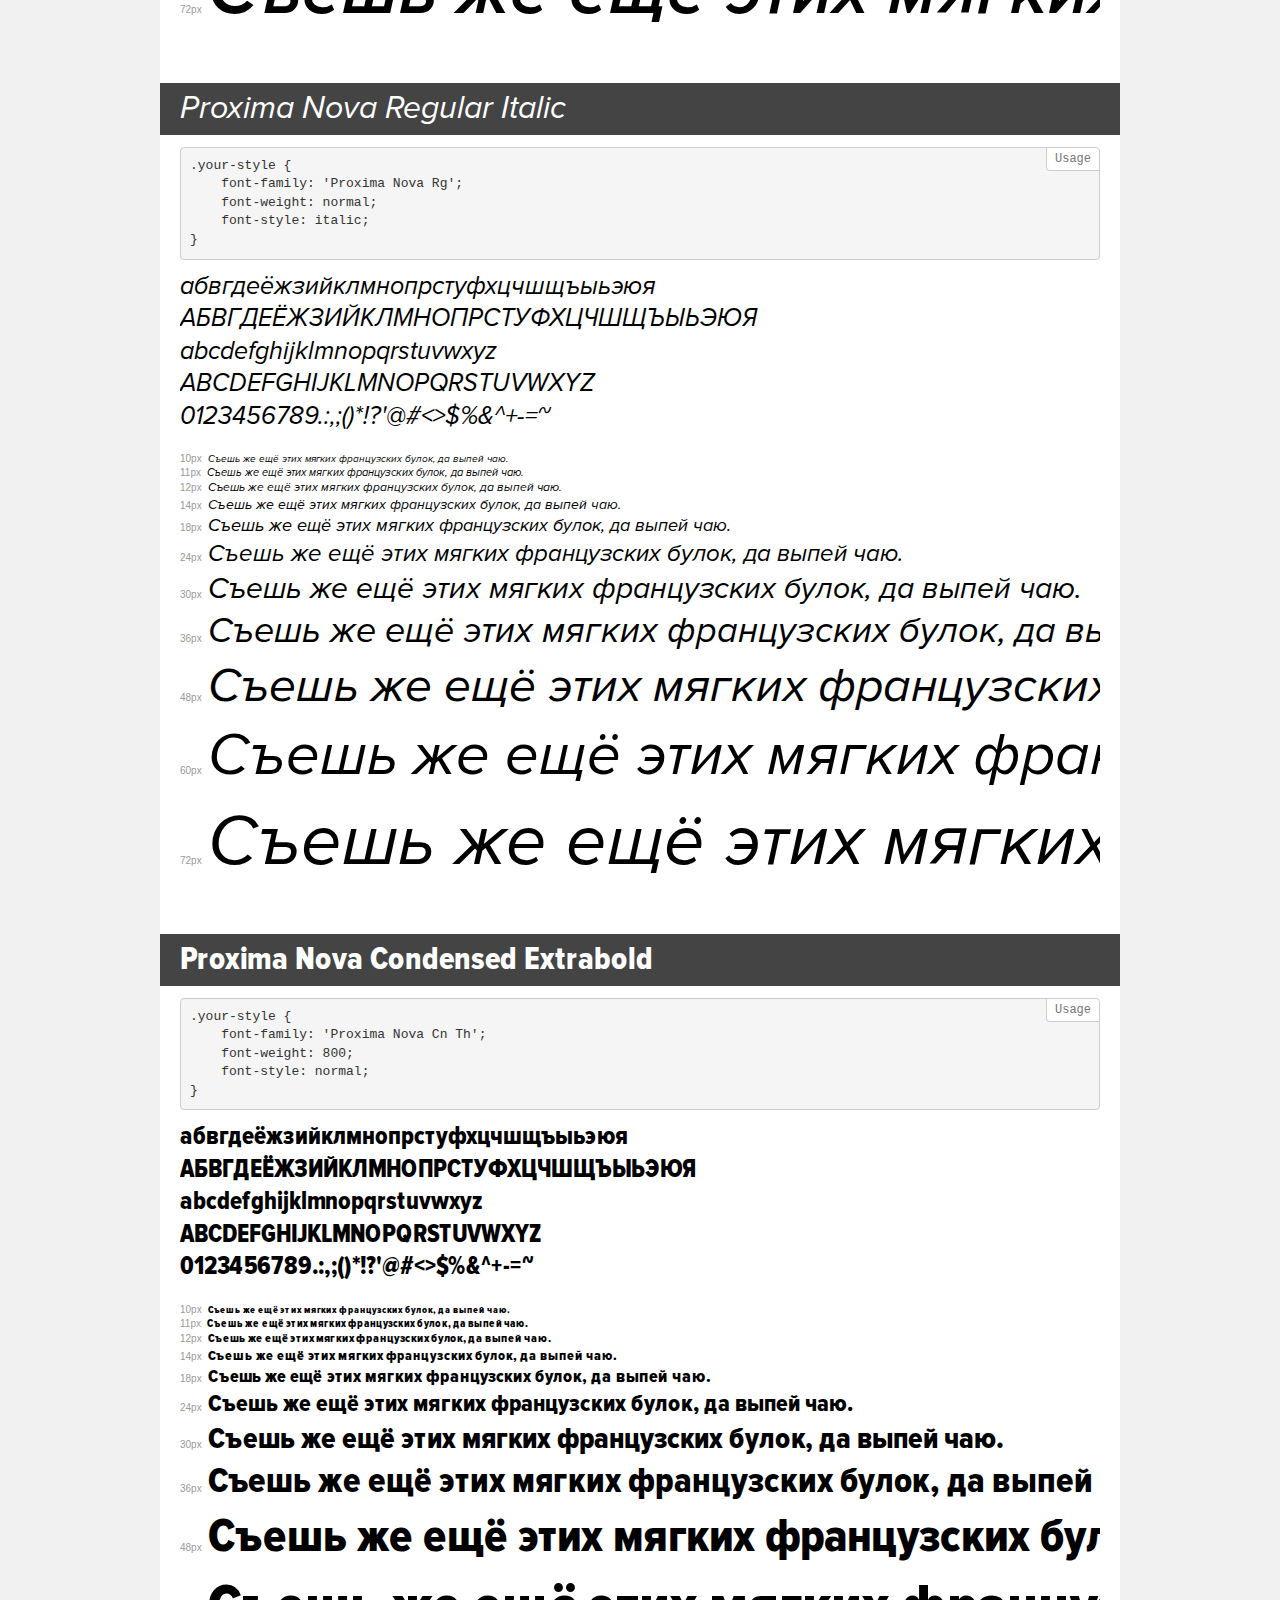
<file: fonts/demo.html>
<!DOCTYPE html>
<html>
<head>
	<meta charset="utf-8">
	<meta http-equiv="X-UA-Compatible" content="IE=edge">
	<meta name="viewport" content="width=device-width, initial-scale=1">
	<meta name="robots" content="noindex, noarchive">
	<title>Transfonter demo</title>
	<link href="stylesheet.css" rel="stylesheet">
	<style>
		/*
		http://meyerweb.com/eric/tools/css/reset/
		v2.0 | 20110126
		License: none (public domain)
		*/
		html, body, div, span, applet, object, iframe,
		h1, h2, h3, h4, h5, h6, p, blockquote, pre,
		a, abbr, acronym, address, big, cite, code,
		del, dfn, em, img, ins, kbd, q, s, samp,
		small, strike, strong, sub, sup, tt, var,
		b, u, i, center,
		dl, dt, dd, ol, ul, li,
		fieldset, form, label, legend,
		table, caption, tbody, tfoot, thead, tr, th, td,
		article, aside, canvas, details, embed,
		figure, figcaption, footer, header, hgroup,
		menu, nav, output, ruby, section, summary,
		time, mark, audio, video {
			margin: 0;
			padding: 0;
			border: 0;
			font-size: 100%;
			font: inherit;
			vertical-align: baseline;
		}
		/* HTML5 display-role reset for older browsers */
		article, aside, details, figcaption, figure,
		footer, header, hgroup, menu, nav, section {
			display: block;
		}
		body {
			line-height: 1;
		}
		ol, ul {
			list-style: none;
		}
		blockquote, q {
			quotes: none;
		}
		blockquote:before, blockquote:after,
		q:before, q:after {
			content: '';
			content: none;
		}
		table {
			border-collapse: collapse;
			border-spacing: 0;
		}
		/* common styles */
		body {
			background: #f1f1f1;
			color: #000;
		}
		.page {
			background: #fff;
			width: 920px;
			margin: 0 auto;
			padding: 20px 20px 0 20px;
			overflow: hidden;
		}
		.font-container {
			overflow-x: auto;
			overflow-y: hidden;
			margin-bottom: 40px;
			line-height: 1.3;
			white-space: nowrap;
			padding-bottom: 5px;
		}
		h1 {
			position: relative;
			background: #444;
			font-size: 32px;
			color: #fff;
			padding: 10px 20px;
			margin: 0 -20px 12px -20px;
		}
		.letters {
			font-size: 25px;
			margin-bottom: 20px;
		}
		.s10:before {
			content: '10px';
		}
		.s11:before {
			content: '11px';
		}
		.s12:before {
			content: '12px';
		}
		.s14:before {
			content: '14px';
		}
		.s18:before {
			content: '18px';
		}
		.s24:before {
			content: '24px';
		}
		.s30:before {
			content: '30px';
		}
		.s36:before {
			content: '36px';
		}
		.s48:before {
			content: '48px';
		}
		.s60:before {
			content: '60px';
		}
		.s72:before {
			content: '72px';
		}
		.s10:before, .s11:before, .s12:before, .s14:before,
		.s18:before, .s24:before, .s30:before, .s36:before,
		.s48:before, .s60:before, .s72:before {
			font-family: Arial, sans-serif;
			font-size: 10px;
			font-weight: normal;
			font-style: normal;
			color: #999;
			padding-right: 6px;
		}
		pre {
			display: block;
			position: relative;
			padding: 9px;
			margin: 0 0 10px;
			font-family: Monaco, Menlo, Consolas, "Courier New", monospace !important;
			font-size: 13px;
			line-height: 1.428571429;
			color: #333;
			font-weight: normal !important;
			font-style: normal !important;
			background-color: #f5f5f5;
			border: 1px solid #ccc;
			overflow-x: auto;
			border-radius: 4px;
		}
		pre:after {
			display: block;
			position: absolute;
			right: 0;
			top: 0;
			content: 'Usage';
			line-height: 1;
			padding: 5px 8px;
			font-size: 12px;
			color: #767676;
			background-color: #fff;
			border: 1px solid #ccc;
			border-right: none;
			border-top: none;
			border-radius: 0 4px 0 4px;
			z-index: 10;
		}
		/* responsive */
		@media (max-width: 959px) {
			.page {
				width: auto;
				margin: 0;
			}
		}
	</style>
</head>
<body>
<div class="page">
	<div class="demo" style="font-family: 'Proxima Nova Cn Lt'; font-weight: 300; font-style: italic;">
		<h1>Proxima Nova Condensed Light Italic</h1>
		<pre>.your-style {
    font-family: 'Proxima Nova Cn Lt';
    font-weight: 300;
    font-style: italic;
}</pre>
		<div class="font-container">
			<p class="letters">
				абвгдеёжзийклмнопрстуфхцчшщъыьэюя <br />
				АБВГДЕЁЖЗИЙКЛМНОПРСТУФХЦЧШЩЪЫЬЭЮЯ <br />
				abcdefghijklmnopqrstuvwxyz <br />
				ABCDEFGHIJKLMNOPQRSTUVWXYZ <br />				0123456789.:,;()*!?'@#<>$%&^+-=~
			</p>
			<p class="s10" style="font-size: 10px;">Съешь же ещё этих мягких французских булок, да выпей чаю.</p>
			<p class="s11" style="font-size: 11px;">Съешь же ещё этих мягких французских булок, да выпей чаю.</p>
			<p class="s12" style="font-size: 12px;">Съешь же ещё этих мягких французских булок, да выпей чаю.</p>
			<p class="s14" style="font-size: 14px;">Съешь же ещё этих мягких французских булок, да выпей чаю.</p>
			<p class="s18" style="font-size: 18px;">Съешь же ещё этих мягких французских булок, да выпей чаю.</p>
			<p class="s24" style="font-size: 24px;">Съешь же ещё этих мягких французских булок, да выпей чаю.</p>
			<p class="s30" style="font-size: 30px;">Съешь же ещё этих мягких французских булок, да выпей чаю.</p>
			<p class="s36" style="font-size: 36px;">Съешь же ещё этих мягких французских булок, да выпей чаю.</p>
			<p class="s48" style="font-size: 48px;">Съешь же ещё этих мягких французских булок, да выпей чаю.</p>
			<p class="s60" style="font-size: 60px;">Съешь же ещё этих мягких французских булок, да выпей чаю.</p>
			<p class="s72" style="font-size: 72px;">Съешь же ещё этих мягких французских булок, да выпей чаю.</p>
		</div>
	</div>
	<div class="demo" style="font-family: 'Proxima Nova Lt'; font-weight: 300; font-style: italic;">
		<h1>Proxima Nova Light Italic</h1>
		<pre>.your-style {
    font-family: 'Proxima Nova Lt';
    font-weight: 300;
    font-style: italic;
}</pre>
		<div class="font-container">
			<p class="letters">
				абвгдеёжзийклмнопрстуфхцчшщъыьэюя <br />
				АБВГДЕЁЖЗИЙКЛМНОПРСТУФХЦЧШЩЪЫЬЭЮЯ <br />
				abcdefghijklmnopqrstuvwxyz <br />
				ABCDEFGHIJKLMNOPQRSTUVWXYZ <br />				0123456789.:,;()*!?'@#<>$%&^+-=~
			</p>
			<p class="s10" style="font-size: 10px;">Съешь же ещё этих мягких французских булок, да выпей чаю.</p>
			<p class="s11" style="font-size: 11px;">Съешь же ещё этих мягких французских булок, да выпей чаю.</p>
			<p class="s12" style="font-size: 12px;">Съешь же ещё этих мягких французских булок, да выпей чаю.</p>
			<p class="s14" style="font-size: 14px;">Съешь же ещё этих мягких французских булок, да выпей чаю.</p>
			<p class="s18" style="font-size: 18px;">Съешь же ещё этих мягких французских булок, да выпей чаю.</p>
			<p class="s24" style="font-size: 24px;">Съешь же ещё этих мягких французских булок, да выпей чаю.</p>
			<p class="s30" style="font-size: 30px;">Съешь же ещё этих мягких французских булок, да выпей чаю.</p>
			<p class="s36" style="font-size: 36px;">Съешь же ещё этих мягких французских булок, да выпей чаю.</p>
			<p class="s48" style="font-size: 48px;">Съешь же ещё этих мягких французских булок, да выпей чаю.</p>
			<p class="s60" style="font-size: 60px;">Съешь же ещё этих мягких французских булок, да выпей чаю.</p>
			<p class="s72" style="font-size: 72px;">Съешь же ещё этих мягких французских булок, да выпей чаю.</p>
		</div>
	</div>
	<div class="demo" style="font-family: 'Proxima Nova Cn Rg'; font-weight: normal; font-style: normal;">
		<h1>Proxima Nova Condensed Regular</h1>
		<pre>.your-style {
    font-family: 'Proxima Nova Cn Rg';
    font-weight: normal;
    font-style: normal;
}</pre>
		<div class="font-container">
			<p class="letters">
				абвгдеёжзийклмнопрстуфхцчшщъыьэюя <br />
				АБВГДЕЁЖЗИЙКЛМНОПРСТУФХЦЧШЩЪЫЬЭЮЯ <br />
				abcdefghijklmnopqrstuvwxyz <br />
				ABCDEFGHIJKLMNOPQRSTUVWXYZ <br />				0123456789.:,;()*!?'@#<>$%&^+-=~
			</p>
			<p class="s10" style="font-size: 10px;">Съешь же ещё этих мягких французских булок, да выпей чаю.</p>
			<p class="s11" style="font-size: 11px;">Съешь же ещё этих мягких французских булок, да выпей чаю.</p>
			<p class="s12" style="font-size: 12px;">Съешь же ещё этих мягких французских булок, да выпей чаю.</p>
			<p class="s14" style="font-size: 14px;">Съешь же ещё этих мягких французских булок, да выпей чаю.</p>
			<p class="s18" style="font-size: 18px;">Съешь же ещё этих мягких французских булок, да выпей чаю.</p>
			<p class="s24" style="font-size: 24px;">Съешь же ещё этих мягких французских булок, да выпей чаю.</p>
			<p class="s30" style="font-size: 30px;">Съешь же ещё этих мягких французских булок, да выпей чаю.</p>
			<p class="s36" style="font-size: 36px;">Съешь же ещё этих мягких французских булок, да выпей чаю.</p>
			<p class="s48" style="font-size: 48px;">Съешь же ещё этих мягких французских булок, да выпей чаю.</p>
			<p class="s60" style="font-size: 60px;">Съешь же ещё этих мягких французских булок, да выпей чаю.</p>
			<p class="s72" style="font-size: 72px;">Съешь же ещё этих мягких французских булок, да выпей чаю.</p>
		</div>
	</div>
	<div class="demo" style="font-family: 'Proxima Nova Th'; font-weight: 800; font-style: normal;">
		<h1>Proxima Nova Extrabold</h1>
		<pre>.your-style {
    font-family: 'Proxima Nova Th';
    font-weight: 800;
    font-style: normal;
}</pre>
		<div class="font-container">
			<p class="letters">
				абвгдеёжзийклмнопрстуфхцчшщъыьэюя <br />
				АБВГДЕЁЖЗИЙКЛМНОПРСТУФХЦЧШЩЪЫЬЭЮЯ <br />
				abcdefghijklmnopqrstuvwxyz <br />
				ABCDEFGHIJKLMNOPQRSTUVWXYZ <br />				0123456789.:,;()*!?'@#<>$%&^+-=~
			</p>
			<p class="s10" style="font-size: 10px;">Съешь же ещё этих мягких французских булок, да выпей чаю.</p>
			<p class="s11" style="font-size: 11px;">Съешь же ещё этих мягких французских булок, да выпей чаю.</p>
			<p class="s12" style="font-size: 12px;">Съешь же ещё этих мягких французских булок, да выпей чаю.</p>
			<p class="s14" style="font-size: 14px;">Съешь же ещё этих мягких французских булок, да выпей чаю.</p>
			<p class="s18" style="font-size: 18px;">Съешь же ещё этих мягких французских булок, да выпей чаю.</p>
			<p class="s24" style="font-size: 24px;">Съешь же ещё этих мягких французских булок, да выпей чаю.</p>
			<p class="s30" style="font-size: 30px;">Съешь же ещё этих мягких французских булок, да выпей чаю.</p>
			<p class="s36" style="font-size: 36px;">Съешь же ещё этих мягких французских булок, да выпей чаю.</p>
			<p class="s48" style="font-size: 48px;">Съешь же ещё этих мягких французских булок, да выпей чаю.</p>
			<p class="s60" style="font-size: 60px;">Съешь же ещё этих мягких французских булок, да выпей чаю.</p>
			<p class="s72" style="font-size: 72px;">Съешь же ещё этих мягких французских булок, да выпей чаю.</p>
		</div>
	</div>
	<div class="demo" style="font-family: 'Proxima Nova Cn Bl'; font-weight: 900; font-style: normal;">
		<h1>Proxima Nova Condensed Black</h1>
		<pre>.your-style {
    font-family: 'Proxima Nova Cn Bl';
    font-weight: 900;
    font-style: normal;
}</pre>
		<div class="font-container">
			<p class="letters">
				абвгдеёжзийклмнопрстуфхцчшщъыьэюя <br />
				АБВГДЕЁЖЗИЙКЛМНОПРСТУФХЦЧШЩЪЫЬЭЮЯ <br />
				abcdefghijklmnopqrstuvwxyz <br />
				ABCDEFGHIJKLMNOPQRSTUVWXYZ <br />				0123456789.:,;()*!?'@#<>$%&^+-=~
			</p>
			<p class="s10" style="font-size: 10px;">Съешь же ещё этих мягких французских булок, да выпей чаю.</p>
			<p class="s11" style="font-size: 11px;">Съешь же ещё этих мягких французских булок, да выпей чаю.</p>
			<p class="s12" style="font-size: 12px;">Съешь же ещё этих мягких французских булок, да выпей чаю.</p>
			<p class="s14" style="font-size: 14px;">Съешь же ещё этих мягких французских булок, да выпей чаю.</p>
			<p class="s18" style="font-size: 18px;">Съешь же ещё этих мягких французских булок, да выпей чаю.</p>
			<p class="s24" style="font-size: 24px;">Съешь же ещё этих мягких французских булок, да выпей чаю.</p>
			<p class="s30" style="font-size: 30px;">Съешь же ещё этих мягких французских булок, да выпей чаю.</p>
			<p class="s36" style="font-size: 36px;">Съешь же ещё этих мягких французских булок, да выпей чаю.</p>
			<p class="s48" style="font-size: 48px;">Съешь же ещё этих мягких французских булок, да выпей чаю.</p>
			<p class="s60" style="font-size: 60px;">Съешь же ещё этих мягких французских булок, да выпей чаю.</p>
			<p class="s72" style="font-size: 72px;">Съешь же ещё этих мягких французских булок, да выпей чаю.</p>
		</div>
	</div>
	<div class="demo" style="font-family: 'Proxima Nova Cn Th'; font-weight: 800; font-style: italic;">
		<h1>Proxima Nova Condensed Extrabold Italic</h1>
		<pre>.your-style {
    font-family: 'Proxima Nova Cn Th';
    font-weight: 800;
    font-style: italic;
}</pre>
		<div class="font-container">
			<p class="letters">
				абвгдеёжзийклмнопрстуфхцчшщъыьэюя <br />
				АБВГДЕЁЖЗИЙКЛМНОПРСТУФХЦЧШЩЪЫЬЭЮЯ <br />
				abcdefghijklmnopqrstuvwxyz <br />
				ABCDEFGHIJKLMNOPQRSTUVWXYZ <br />				0123456789.:,;()*!?'@#<>$%&^+-=~
			</p>
			<p class="s10" style="font-size: 10px;">Съешь же ещё этих мягких французских булок, да выпей чаю.</p>
			<p class="s11" style="font-size: 11px;">Съешь же ещё этих мягких французских булок, да выпей чаю.</p>
			<p class="s12" style="font-size: 12px;">Съешь же ещё этих мягких французских булок, да выпей чаю.</p>
			<p class="s14" style="font-size: 14px;">Съешь же ещё этих мягких французских булок, да выпей чаю.</p>
			<p class="s18" style="font-size: 18px;">Съешь же ещё этих мягких французских булок, да выпей чаю.</p>
			<p class="s24" style="font-size: 24px;">Съешь же ещё этих мягких французских булок, да выпей чаю.</p>
			<p class="s30" style="font-size: 30px;">Съешь же ещё этих мягких французских булок, да выпей чаю.</p>
			<p class="s36" style="font-size: 36px;">Съешь же ещё этих мягких французских булок, да выпей чаю.</p>
			<p class="s48" style="font-size: 48px;">Съешь же ещё этих мягких французских булок, да выпей чаю.</p>
			<p class="s60" style="font-size: 60px;">Съешь же ещё этих мягких французских булок, да выпей чаю.</p>
			<p class="s72" style="font-size: 72px;">Съешь же ещё этих мягких французских булок, да выпей чаю.</p>
		</div>
	</div>
	<div class="demo" style="font-family: 'Proxima Nova Rg'; font-weight: normal; font-style: normal;">
		<h1>Proxima Nova Regular</h1>
		<pre>.your-style {
    font-family: 'Proxima Nova Rg';
    font-weight: normal;
    font-style: normal;
}</pre>
		<div class="font-container">
			<p class="letters">
				абвгдеёжзийклмнопрстуфхцчшщъыьэюя <br />
				АБВГДЕЁЖЗИЙКЛМНОПРСТУФХЦЧШЩЪЫЬЭЮЯ <br />
				abcdefghijklmnopqrstuvwxyz <br />
				ABCDEFGHIJKLMNOPQRSTUVWXYZ <br />				0123456789.:,;()*!?'@#<>$%&^+-=~
			</p>
			<p class="s10" style="font-size: 10px;">Съешь же ещё этих мягких французских булок, да выпей чаю.</p>
			<p class="s11" style="font-size: 11px;">Съешь же ещё этих мягких французских булок, да выпей чаю.</p>
			<p class="s12" style="font-size: 12px;">Съешь же ещё этих мягких французских булок, да выпей чаю.</p>
			<p class="s14" style="font-size: 14px;">Съешь же ещё этих мягких французских булок, да выпей чаю.</p>
			<p class="s18" style="font-size: 18px;">Съешь же ещё этих мягких французских булок, да выпей чаю.</p>
			<p class="s24" style="font-size: 24px;">Съешь же ещё этих мягких французских булок, да выпей чаю.</p>
			<p class="s30" style="font-size: 30px;">Съешь же ещё этих мягких французских булок, да выпей чаю.</p>
			<p class="s36" style="font-size: 36px;">Съешь же ещё этих мягких французских булок, да выпей чаю.</p>
			<p class="s48" style="font-size: 48px;">Съешь же ещё этих мягких французских булок, да выпей чаю.</p>
			<p class="s60" style="font-size: 60px;">Съешь же ещё этих мягких французских булок, да выпей чаю.</p>
			<p class="s72" style="font-size: 72px;">Съешь же ещё этих мягких французских булок, да выпей чаю.</p>
		</div>
	</div>
	<div class="demo" style="font-family: 'Proxima Nova Lt'; font-weight: 600; font-style: normal;">
		<h1>Proxima Nova Semibold</h1>
		<pre>.your-style {
    font-family: 'Proxima Nova Lt';
    font-weight: 600;
    font-style: normal;
}</pre>
		<div class="font-container">
			<p class="letters">
				абвгдеёжзийклмнопрстуфхцчшщъыьэюя <br />
				АБВГДЕЁЖЗИЙКЛМНОПРСТУФХЦЧШЩЪЫЬЭЮЯ <br />
				abcdefghijklmnopqrstuvwxyz <br />
				ABCDEFGHIJKLMNOPQRSTUVWXYZ <br />				0123456789.:,;()*!?'@#<>$%&^+-=~
			</p>
			<p class="s10" style="font-size: 10px;">Съешь же ещё этих мягких французских булок, да выпей чаю.</p>
			<p class="s11" style="font-size: 11px;">Съешь же ещё этих мягких французских булок, да выпей чаю.</p>
			<p class="s12" style="font-size: 12px;">Съешь же ещё этих мягких французских булок, да выпей чаю.</p>
			<p class="s14" style="font-size: 14px;">Съешь же ещё этих мягких французских булок, да выпей чаю.</p>
			<p class="s18" style="font-size: 18px;">Съешь же ещё этих мягких французских булок, да выпей чаю.</p>
			<p class="s24" style="font-size: 24px;">Съешь же ещё этих мягких французских булок, да выпей чаю.</p>
			<p class="s30" style="font-size: 30px;">Съешь же ещё этих мягких французских булок, да выпей чаю.</p>
			<p class="s36" style="font-size: 36px;">Съешь же ещё этих мягких французских булок, да выпей чаю.</p>
			<p class="s48" style="font-size: 48px;">Съешь же ещё этих мягких французских булок, да выпей чаю.</p>
			<p class="s60" style="font-size: 60px;">Съешь же ещё этих мягких французских булок, да выпей чаю.</p>
			<p class="s72" style="font-size: 72px;">Съешь же ещё этих мягких французских булок, да выпей чаю.</p>
		</div>
	</div>
	<div class="demo" style="font-family: 'Proxima Nova ExCn Th'; font-weight: 100; font-style: normal;">
		<h1>Proxima Nova Extra Condensed Thin</h1>
		<pre>.your-style {
    font-family: 'Proxima Nova ExCn Th';
    font-weight: 100;
    font-style: normal;
}</pre>
		<div class="font-container">
			<p class="letters">
				абвгдеёжзийклмнопрстуфхцчшщъыьэюя <br />
				АБВГДЕЁЖЗИЙКЛМНОПРСТУФХЦЧШЩЪЫЬЭЮЯ <br />
				abcdefghijklmnopqrstuvwxyz <br />
				ABCDEFGHIJKLMNOPQRSTUVWXYZ <br />				0123456789.:,;()*!?'@#<>$%&^+-=~
			</p>
			<p class="s10" style="font-size: 10px;">Съешь же ещё этих мягких французских булок, да выпей чаю.</p>
			<p class="s11" style="font-size: 11px;">Съешь же ещё этих мягких французских булок, да выпей чаю.</p>
			<p class="s12" style="font-size: 12px;">Съешь же ещё этих мягких французских булок, да выпей чаю.</p>
			<p class="s14" style="font-size: 14px;">Съешь же ещё этих мягких французских булок, да выпей чаю.</p>
			<p class="s18" style="font-size: 18px;">Съешь же ещё этих мягких французских булок, да выпей чаю.</p>
			<p class="s24" style="font-size: 24px;">Съешь же ещё этих мягких французских булок, да выпей чаю.</p>
			<p class="s30" style="font-size: 30px;">Съешь же ещё этих мягких французских булок, да выпей чаю.</p>
			<p class="s36" style="font-size: 36px;">Съешь же ещё этих мягких французских булок, да выпей чаю.</p>
			<p class="s48" style="font-size: 48px;">Съешь же ещё этих мягких французских булок, да выпей чаю.</p>
			<p class="s60" style="font-size: 60px;">Съешь же ещё этих мягких французских булок, да выпей чаю.</p>
			<p class="s72" style="font-size: 72px;">Съешь же ещё этих мягких французских булок, да выпей чаю.</p>
		</div>
	</div>
	<div class="demo" style="font-family: 'Proxima Nova Cn Lt'; font-weight: 600; font-style: normal;">
		<h1>Proxima Nova Condensed Semibold</h1>
		<pre>.your-style {
    font-family: 'Proxima Nova Cn Lt';
    font-weight: 600;
    font-style: normal;
}</pre>
		<div class="font-container">
			<p class="letters">
				абвгдеёжзийклмнопрстуфхцчшщъыьэюя <br />
				АБВГДЕЁЖЗИЙКЛМНОПРСТУФХЦЧШЩЪЫЬЭЮЯ <br />
				abcdefghijklmnopqrstuvwxyz <br />
				ABCDEFGHIJKLMNOPQRSTUVWXYZ <br />				0123456789.:,;()*!?'@#<>$%&^+-=~
			</p>
			<p class="s10" style="font-size: 10px;">Съешь же ещё этих мягких французских булок, да выпей чаю.</p>
			<p class="s11" style="font-size: 11px;">Съешь же ещё этих мягких французских булок, да выпей чаю.</p>
			<p class="s12" style="font-size: 12px;">Съешь же ещё этих мягких французских булок, да выпей чаю.</p>
			<p class="s14" style="font-size: 14px;">Съешь же ещё этих мягких французских булок, да выпей чаю.</p>
			<p class="s18" style="font-size: 18px;">Съешь же ещё этих мягких французских булок, да выпей чаю.</p>
			<p class="s24" style="font-size: 24px;">Съешь же ещё этих мягких французских булок, да выпей чаю.</p>
			<p class="s30" style="font-size: 30px;">Съешь же ещё этих мягких французских булок, да выпей чаю.</p>
			<p class="s36" style="font-size: 36px;">Съешь же ещё этих мягких французских булок, да выпей чаю.</p>
			<p class="s48" style="font-size: 48px;">Съешь же ещё этих мягких французских булок, да выпей чаю.</p>
			<p class="s60" style="font-size: 60px;">Съешь же ещё этих мягких французских булок, да выпей чаю.</p>
			<p class="s72" style="font-size: 72px;">Съешь же ещё этих мягких французских булок, да выпей чаю.</p>
		</div>
	</div>
	<div class="demo" style="font-family: 'Proxima Nova ExCn Lt'; font-weight: 600; font-style: italic;">
		<h1>Proxima Nova Extra Condensed Semibold Italic</h1>
		<pre>.your-style {
    font-family: 'Proxima Nova ExCn Lt';
    font-weight: 600;
    font-style: italic;
}</pre>
		<div class="font-container">
			<p class="letters">
				абвгдеёжзийклмнопрстуфхцчшщъыьэюя <br />
				АБВГДЕЁЖЗИЙКЛМНОПРСТУФХЦЧШЩЪЫЬЭЮЯ <br />
				abcdefghijklmnopqrstuvwxyz <br />
				ABCDEFGHIJKLMNOPQRSTUVWXYZ <br />				0123456789.:,;()*!?'@#<>$%&^+-=~
			</p>
			<p class="s10" style="font-size: 10px;">Съешь же ещё этих мягких французских булок, да выпей чаю.</p>
			<p class="s11" style="font-size: 11px;">Съешь же ещё этих мягких французских булок, да выпей чаю.</p>
			<p class="s12" style="font-size: 12px;">Съешь же ещё этих мягких французских булок, да выпей чаю.</p>
			<p class="s14" style="font-size: 14px;">Съешь же ещё этих мягких французских булок, да выпей чаю.</p>
			<p class="s18" style="font-size: 18px;">Съешь же ещё этих мягких французских булок, да выпей чаю.</p>
			<p class="s24" style="font-size: 24px;">Съешь же ещё этих мягких французских булок, да выпей чаю.</p>
			<p class="s30" style="font-size: 30px;">Съешь же ещё этих мягких французских булок, да выпей чаю.</p>
			<p class="s36" style="font-size: 36px;">Съешь же ещё этих мягких французских булок, да выпей чаю.</p>
			<p class="s48" style="font-size: 48px;">Съешь же ещё этих мягких французских булок, да выпей чаю.</p>
			<p class="s60" style="font-size: 60px;">Съешь же ещё этих мягких французских булок, да выпей чаю.</p>
			<p class="s72" style="font-size: 72px;">Съешь же ещё этих мягких французских булок, да выпей чаю.</p>
		</div>
	</div>
	<div class="demo" style="font-family: 'Proxima Nova ExCn Lt'; font-weight: 600; font-style: normal;">
		<h1>Proxima Nova Extra Condensed Semibold</h1>
		<pre>.your-style {
    font-family: 'Proxima Nova ExCn Lt';
    font-weight: 600;
    font-style: normal;
}</pre>
		<div class="font-container">
			<p class="letters">
				абвгдеёжзийклмнопрстуфхцчшщъыьэюя <br />
				АБВГДЕЁЖЗИЙКЛМНОПРСТУФХЦЧШЩЪЫЬЭЮЯ <br />
				abcdefghijklmnopqrstuvwxyz <br />
				ABCDEFGHIJKLMNOPQRSTUVWXYZ <br />				0123456789.:,;()*!?'@#<>$%&^+-=~
			</p>
			<p class="s10" style="font-size: 10px;">Съешь же ещё этих мягких французских булок, да выпей чаю.</p>
			<p class="s11" style="font-size: 11px;">Съешь же ещё этих мягких французских булок, да выпей чаю.</p>
			<p class="s12" style="font-size: 12px;">Съешь же ещё этих мягких французских булок, да выпей чаю.</p>
			<p class="s14" style="font-size: 14px;">Съешь же ещё этих мягких французских булок, да выпей чаю.</p>
			<p class="s18" style="font-size: 18px;">Съешь же ещё этих мягких французских булок, да выпей чаю.</p>
			<p class="s24" style="font-size: 24px;">Съешь же ещё этих мягких французских булок, да выпей чаю.</p>
			<p class="s30" style="font-size: 30px;">Съешь же ещё этих мягких французских булок, да выпей чаю.</p>
			<p class="s36" style="font-size: 36px;">Съешь же ещё этих мягких французских булок, да выпей чаю.</p>
			<p class="s48" style="font-size: 48px;">Съешь же ещё этих мягких французских булок, да выпей чаю.</p>
			<p class="s60" style="font-size: 60px;">Съешь же ещё этих мягких французских булок, да выпей чаю.</p>
			<p class="s72" style="font-size: 72px;">Съешь же ещё этих мягких французских булок, да выпей чаю.</p>
		</div>
	</div>
	<div class="demo" style="font-family: 'Proxima Nova Th'; font-weight: 100; font-style: italic;">
		<h1>Proxima Nova Thin Italic</h1>
		<pre>.your-style {
    font-family: 'Proxima Nova Th';
    font-weight: 100;
    font-style: italic;
}</pre>
		<div class="font-container">
			<p class="letters">
				абвгдеёжзийклмнопрстуфхцчшщъыьэюя <br />
				АБВГДЕЁЖЗИЙКЛМНОПРСТУФХЦЧШЩЪЫЬЭЮЯ <br />
				abcdefghijklmnopqrstuvwxyz <br />
				ABCDEFGHIJKLMNOPQRSTUVWXYZ <br />				0123456789.:,;()*!?'@#<>$%&^+-=~
			</p>
			<p class="s10" style="font-size: 10px;">Съешь же ещё этих мягких французских булок, да выпей чаю.</p>
			<p class="s11" style="font-size: 11px;">Съешь же ещё этих мягких французских булок, да выпей чаю.</p>
			<p class="s12" style="font-size: 12px;">Съешь же ещё этих мягких французских булок, да выпей чаю.</p>
			<p class="s14" style="font-size: 14px;">Съешь же ещё этих мягких французских булок, да выпей чаю.</p>
			<p class="s18" style="font-size: 18px;">Съешь же ещё этих мягких французских булок, да выпей чаю.</p>
			<p class="s24" style="font-size: 24px;">Съешь же ещё этих мягких французских булок, да выпей чаю.</p>
			<p class="s30" style="font-size: 30px;">Съешь же ещё этих мягких французских булок, да выпей чаю.</p>
			<p class="s36" style="font-size: 36px;">Съешь же ещё этих мягких французских булок, да выпей чаю.</p>
			<p class="s48" style="font-size: 48px;">Съешь же ещё этих мягких французских булок, да выпей чаю.</p>
			<p class="s60" style="font-size: 60px;">Съешь же ещё этих мягких французских булок, да выпей чаю.</p>
			<p class="s72" style="font-size: 72px;">Съешь же ещё этих мягких французских булок, да выпей чаю.</p>
		</div>
	</div>
	<div class="demo" style="font-family: 'Proxima Nova Cn Th'; font-weight: 100; font-style: normal;">
		<h1>Proxima Nova Condensed Thin</h1>
		<pre>.your-style {
    font-family: 'Proxima Nova Cn Th';
    font-weight: 100;
    font-style: normal;
}</pre>
		<div class="font-container">
			<p class="letters">
				абвгдеёжзийклмнопрстуфхцчшщъыьэюя <br />
				АБВГДЕЁЖЗИЙКЛМНОПРСТУФХЦЧШЩЪЫЬЭЮЯ <br />
				abcdefghijklmnopqrstuvwxyz <br />
				ABCDEFGHIJKLMNOPQRSTUVWXYZ <br />				0123456789.:,;()*!?'@#<>$%&^+-=~
			</p>
			<p class="s10" style="font-size: 10px;">Съешь же ещё этих мягких французских булок, да выпей чаю.</p>
			<p class="s11" style="font-size: 11px;">Съешь же ещё этих мягких французских булок, да выпей чаю.</p>
			<p class="s12" style="font-size: 12px;">Съешь же ещё этих мягких французских булок, да выпей чаю.</p>
			<p class="s14" style="font-size: 14px;">Съешь же ещё этих мягких французских булок, да выпей чаю.</p>
			<p class="s18" style="font-size: 18px;">Съешь же ещё этих мягких французских булок, да выпей чаю.</p>
			<p class="s24" style="font-size: 24px;">Съешь же ещё этих мягких французских булок, да выпей чаю.</p>
			<p class="s30" style="font-size: 30px;">Съешь же ещё этих мягких французских булок, да выпей чаю.</p>
			<p class="s36" style="font-size: 36px;">Съешь же ещё этих мягких французских булок, да выпей чаю.</p>
			<p class="s48" style="font-size: 48px;">Съешь же ещё этих мягких французских булок, да выпей чаю.</p>
			<p class="s60" style="font-size: 60px;">Съешь же ещё этих мягких французских булок, да выпей чаю.</p>
			<p class="s72" style="font-size: 72px;">Съешь же ещё этих мягких французских булок, да выпей чаю.</p>
		</div>
	</div>
	<div class="demo" style="font-family: 'Proxima Nova Cn Rg'; font-weight: normal; font-style: italic;">
		<h1>Proxima Nova Condensed Regular Italic</h1>
		<pre>.your-style {
    font-family: 'Proxima Nova Cn Rg';
    font-weight: normal;
    font-style: italic;
}</pre>
		<div class="font-container">
			<p class="letters">
				абвгдеёжзийклмнопрстуфхцчшщъыьэюя <br />
				АБВГДЕЁЖЗИЙКЛМНОПРСТУФХЦЧШЩЪЫЬЭЮЯ <br />
				abcdefghijklmnopqrstuvwxyz <br />
				ABCDEFGHIJKLMNOPQRSTUVWXYZ <br />				0123456789.:,;()*!?'@#<>$%&^+-=~
			</p>
			<p class="s10" style="font-size: 10px;">Съешь же ещё этих мягких французских булок, да выпей чаю.</p>
			<p class="s11" style="font-size: 11px;">Съешь же ещё этих мягких французских булок, да выпей чаю.</p>
			<p class="s12" style="font-size: 12px;">Съешь же ещё этих мягких французских булок, да выпей чаю.</p>
			<p class="s14" style="font-size: 14px;">Съешь же ещё этих мягких французских булок, да выпей чаю.</p>
			<p class="s18" style="font-size: 18px;">Съешь же ещё этих мягких французских булок, да выпей чаю.</p>
			<p class="s24" style="font-size: 24px;">Съешь же ещё этих мягких французских булок, да выпей чаю.</p>
			<p class="s30" style="font-size: 30px;">Съешь же ещё этих мягких французских булок, да выпей чаю.</p>
			<p class="s36" style="font-size: 36px;">Съешь же ещё этих мягких французских булок, да выпей чаю.</p>
			<p class="s48" style="font-size: 48px;">Съешь же ещё этих мягких французских булок, да выпей чаю.</p>
			<p class="s60" style="font-size: 60px;">Съешь же ещё этих мягких французских булок, да выпей чаю.</p>
			<p class="s72" style="font-size: 72px;">Съешь же ещё этих мягких французских булок, да выпей чаю.</p>
		</div>
	</div>
	<div class="demo" style="font-family: 'Proxima Nova ExCn Th'; font-weight: 100; font-style: italic;">
		<h1>Proxima Nova Extra Condensed Thin Italic</h1>
		<pre>.your-style {
    font-family: 'Proxima Nova ExCn Th';
    font-weight: 100;
    font-style: italic;
}</pre>
		<div class="font-container">
			<p class="letters">
				абвгдеёжзийклмнопрстуфхцчшщъыьэюя <br />
				АБВГДЕЁЖЗИЙКЛМНОПРСТУФХЦЧШЩЪЫЬЭЮЯ <br />
				abcdefghijklmnopqrstuvwxyz <br />
				ABCDEFGHIJKLMNOPQRSTUVWXYZ <br />				0123456789.:,;()*!?'@#<>$%&^+-=~
			</p>
			<p class="s10" style="font-size: 10px;">Съешь же ещё этих мягких французских булок, да выпей чаю.</p>
			<p class="s11" style="font-size: 11px;">Съешь же ещё этих мягких французских булок, да выпей чаю.</p>
			<p class="s12" style="font-size: 12px;">Съешь же ещё этих мягких французских булок, да выпей чаю.</p>
			<p class="s14" style="font-size: 14px;">Съешь же ещё этих мягких французских булок, да выпей чаю.</p>
			<p class="s18" style="font-size: 18px;">Съешь же ещё этих мягких французских булок, да выпей чаю.</p>
			<p class="s24" style="font-size: 24px;">Съешь же ещё этих мягких французских булок, да выпей чаю.</p>
			<p class="s30" style="font-size: 30px;">Съешь же ещё этих мягких французских булок, да выпей чаю.</p>
			<p class="s36" style="font-size: 36px;">Съешь же ещё этих мягких французских булок, да выпей чаю.</p>
			<p class="s48" style="font-size: 48px;">Съешь же ещё этих мягких французских булок, да выпей чаю.</p>
			<p class="s60" style="font-size: 60px;">Съешь же ещё этих мягких французских булок, да выпей чаю.</p>
			<p class="s72" style="font-size: 72px;">Съешь же ещё этих мягких французских булок, да выпей чаю.</p>
		</div>
	</div>
	<div class="demo" style="font-family: 'Proxima Nova Lt'; font-weight: 600; font-style: italic;">
		<h1>Proxima Nova Semibold Italic</h1>
		<pre>.your-style {
    font-family: 'Proxima Nova Lt';
    font-weight: 600;
    font-style: italic;
}</pre>
		<div class="font-container">
			<p class="letters">
				абвгдеёжзийклмнопрстуфхцчшщъыьэюя <br />
				АБВГДЕЁЖЗИЙКЛМНОПРСТУФХЦЧШЩЪЫЬЭЮЯ <br />
				abcdefghijklmnopqrstuvwxyz <br />
				ABCDEFGHIJKLMNOPQRSTUVWXYZ <br />				0123456789.:,;()*!?'@#<>$%&^+-=~
			</p>
			<p class="s10" style="font-size: 10px;">Съешь же ещё этих мягких французских булок, да выпей чаю.</p>
			<p class="s11" style="font-size: 11px;">Съешь же ещё этих мягких французских булок, да выпей чаю.</p>
			<p class="s12" style="font-size: 12px;">Съешь же ещё этих мягких французских булок, да выпей чаю.</p>
			<p class="s14" style="font-size: 14px;">Съешь же ещё этих мягких французских булок, да выпей чаю.</p>
			<p class="s18" style="font-size: 18px;">Съешь же ещё этих мягких французских булок, да выпей чаю.</p>
			<p class="s24" style="font-size: 24px;">Съешь же ещё этих мягких французских булок, да выпей чаю.</p>
			<p class="s30" style="font-size: 30px;">Съешь же ещё этих мягких французских булок, да выпей чаю.</p>
			<p class="s36" style="font-size: 36px;">Съешь же ещё этих мягких французских булок, да выпей чаю.</p>
			<p class="s48" style="font-size: 48px;">Съешь же ещё этих мягких французских булок, да выпей чаю.</p>
			<p class="s60" style="font-size: 60px;">Съешь же ещё этих мягких французских булок, да выпей чаю.</p>
			<p class="s72" style="font-size: 72px;">Съешь же ещё этих мягких французских булок, да выпей чаю.</p>
		</div>
	</div>
	<div class="demo" style="font-family: 'Proxima Nova Rg'; font-weight: normal; font-style: italic;">
		<h1>Proxima Nova Regular Italic</h1>
		<pre>.your-style {
    font-family: 'Proxima Nova Rg';
    font-weight: normal;
    font-style: italic;
}</pre>
		<div class="font-container">
			<p class="letters">
				абвгдеёжзийклмнопрстуфхцчшщъыьэюя <br />
				АБВГДЕЁЖЗИЙКЛМНОПРСТУФХЦЧШЩЪЫЬЭЮЯ <br />
				abcdefghijklmnopqrstuvwxyz <br />
				ABCDEFGHIJKLMNOPQRSTUVWXYZ <br />				0123456789.:,;()*!?'@#<>$%&^+-=~
			</p>
			<p class="s10" style="font-size: 10px;">Съешь же ещё этих мягких французских булок, да выпей чаю.</p>
			<p class="s11" style="font-size: 11px;">Съешь же ещё этих мягких французских булок, да выпей чаю.</p>
			<p class="s12" style="font-size: 12px;">Съешь же ещё этих мягких французских булок, да выпей чаю.</p>
			<p class="s14" style="font-size: 14px;">Съешь же ещё этих мягких французских булок, да выпей чаю.</p>
			<p class="s18" style="font-size: 18px;">Съешь же ещё этих мягких французских булок, да выпей чаю.</p>
			<p class="s24" style="font-size: 24px;">Съешь же ещё этих мягких французских булок, да выпей чаю.</p>
			<p class="s30" style="font-size: 30px;">Съешь же ещё этих мягких французских булок, да выпей чаю.</p>
			<p class="s36" style="font-size: 36px;">Съешь же ещё этих мягких французских булок, да выпей чаю.</p>
			<p class="s48" style="font-size: 48px;">Съешь же ещё этих мягких французских булок, да выпей чаю.</p>
			<p class="s60" style="font-size: 60px;">Съешь же ещё этих мягких французских булок, да выпей чаю.</p>
			<p class="s72" style="font-size: 72px;">Съешь же ещё этих мягких французских булок, да выпей чаю.</p>
		</div>
	</div>
	<div class="demo" style="font-family: 'Proxima Nova Cn Th'; font-weight: 800; font-style: normal;">
		<h1>Proxima Nova Condensed Extrabold</h1>
		<pre>.your-style {
    font-family: 'Proxima Nova Cn Th';
    font-weight: 800;
    font-style: normal;
}</pre>
		<div class="font-container">
			<p class="letters">
				абвгдеёжзийклмнопрстуфхцчшщъыьэюя <br />
				АБВГДЕЁЖЗИЙКЛМНОПРСТУФХЦЧШЩЪЫЬЭЮЯ <br />
				abcdefghijklmnopqrstuvwxyz <br />
				ABCDEFGHIJKLMNOPQRSTUVWXYZ <br />				0123456789.:,;()*!?'@#<>$%&^+-=~
			</p>
			<p class="s10" style="font-size: 10px;">Съешь же ещё этих мягких французских булок, да выпей чаю.</p>
			<p class="s11" style="font-size: 11px;">Съешь же ещё этих мягких французских булок, да выпей чаю.</p>
			<p class="s12" style="font-size: 12px;">Съешь же ещё этих мягких французских булок, да выпей чаю.</p>
			<p class="s14" style="font-size: 14px;">Съешь же ещё этих мягких французских булок, да выпей чаю.</p>
			<p class="s18" style="font-size: 18px;">Съешь же ещё этих мягких французских булок, да выпей чаю.</p>
			<p class="s24" style="font-size: 24px;">Съешь же ещё этих мягких французских булок, да выпей чаю.</p>
			<p class="s30" style="font-size: 30px;">Съешь же ещё этих мягких французских булок, да выпей чаю.</p>
			<p class="s36" style="font-size: 36px;">Съешь же ещё этих мягких французских булок, да выпей чаю.</p>
			<p class="s48" style="font-size: 48px;">Съешь же ещё этих мягких французских булок, да выпей чаю.</p>
			<p class="s60" style="font-size: 60px;">Съешь же ещё этих мягких французских булок, да выпей чаю.</p>
			<p class="s72" style="font-size: 72px;">Съешь же ещё этих мягких французских булок, да выпей чаю.</p>
		</div>
	</div>
	<div class="demo" style="font-family: 'Proxima Nova ExCn Th'; font-weight: 800; font-style: italic;">
		<h1>Proxima Nova Extra Condensed Extrabold Italic</h1>
		<pre>.your-style {
    font-family: 'Proxima Nova ExCn Th';
    font-weight: 800;
    font-style: italic;
}</pre>
		<div class="font-container">
			<p class="letters">
				абвгдеёжзийклмнопрстуфхцчшщъыьэюя <br />
				АБВГДЕЁЖЗИЙКЛМНОПРСТУФХЦЧШЩЪЫЬЭЮЯ <br />
				abcdefghijklmnopqrstuvwxyz <br />
				ABCDEFGHIJKLMNOPQRSTUVWXYZ <br />				0123456789.:,;()*!?'@#<>$%&^+-=~
			</p>
			<p class="s10" style="font-size: 10px;">Съешь же ещё этих мягких французских булок, да выпей чаю.</p>
			<p class="s11" style="font-size: 11px;">Съешь же ещё этих мягких французских булок, да выпей чаю.</p>
			<p class="s12" style="font-size: 12px;">Съешь же ещё этих мягких французских булок, да выпей чаю.</p>
			<p class="s14" style="font-size: 14px;">Съешь же ещё этих мягких французских булок, да выпей чаю.</p>
			<p class="s18" style="font-size: 18px;">Съешь же ещё этих мягких французских булок, да выпей чаю.</p>
			<p class="s24" style="font-size: 24px;">Съешь же ещё этих мягких французских булок, да выпей чаю.</p>
			<p class="s30" style="font-size: 30px;">Съешь же ещё этих мягких французских булок, да выпей чаю.</p>
			<p class="s36" style="font-size: 36px;">Съешь же ещё этих мягких французских булок, да выпей чаю.</p>
			<p class="s48" style="font-size: 48px;">Съешь же ещё этих мягких французских булок, да выпей чаю.</p>
			<p class="s60" style="font-size: 60px;">Съешь же ещё этих мягких французских булок, да выпей чаю.</p>
			<p class="s72" style="font-size: 72px;">Съешь же ещё этих мягких французских булок, да выпей чаю.</p>
		</div>
	</div>
	<div class="demo" style="font-family: 'Proxima Nova ExCn Bl'; font-weight: 900; font-style: italic;">
		<h1>Proxima Nova Extra Condensed Black Italic</h1>
		<pre>.your-style {
    font-family: 'Proxima Nova ExCn Bl';
    font-weight: 900;
    font-style: italic;
}</pre>
		<div class="font-container">
			<p class="letters">
				абвгдеёжзийклмнопрстуфхцчшщъыьэюя <br />
				АБВГДЕЁЖЗИЙКЛМНОПРСТУФХЦЧШЩЪЫЬЭЮЯ <br />
				abcdefghijklmnopqrstuvwxyz <br />
				ABCDEFGHIJKLMNOPQRSTUVWXYZ <br />				0123456789.:,;()*!?'@#<>$%&^+-=~
			</p>
			<p class="s10" style="font-size: 10px;">Съешь же ещё этих мягких французских булок, да выпей чаю.</p>
			<p class="s11" style="font-size: 11px;">Съешь же ещё этих мягких французских булок, да выпей чаю.</p>
			<p class="s12" style="font-size: 12px;">Съешь же ещё этих мягких французских булок, да выпей чаю.</p>
			<p class="s14" style="font-size: 14px;">Съешь же ещё этих мягких французских булок, да выпей чаю.</p>
			<p class="s18" style="font-size: 18px;">Съешь же ещё этих мягких французских булок, да выпей чаю.</p>
			<p class="s24" style="font-size: 24px;">Съешь же ещё этих мягких французских булок, да выпей чаю.</p>
			<p class="s30" style="font-size: 30px;">Съешь же ещё этих мягких французских булок, да выпей чаю.</p>
			<p class="s36" style="font-size: 36px;">Съешь же ещё этих мягких французских булок, да выпей чаю.</p>
			<p class="s48" style="font-size: 48px;">Съешь же ещё этих мягких французских булок, да выпей чаю.</p>
			<p class="s60" style="font-size: 60px;">Съешь же ещё этих мягких французских булок, да выпей чаю.</p>
			<p class="s72" style="font-size: 72px;">Съешь же ещё этих мягких французских булок, да выпей чаю.</p>
		</div>
	</div>
	<div class="demo" style="font-family: 'Proxima Nova ExCn Lt'; font-weight: 300; font-style: italic;">
		<h1>Proxima Nova Extra Condensed Light Italic</h1>
		<pre>.your-style {
    font-family: 'Proxima Nova ExCn Lt';
    font-weight: 300;
    font-style: italic;
}</pre>
		<div class="font-container">
			<p class="letters">
				абвгдеёжзийклмнопрстуфхцчшщъыьэюя <br />
				АБВГДЕЁЖЗИЙКЛМНОПРСТУФХЦЧШЩЪЫЬЭЮЯ <br />
				abcdefghijklmnopqrstuvwxyz <br />
				ABCDEFGHIJKLMNOPQRSTUVWXYZ <br />				0123456789.:,;()*!?'@#<>$%&^+-=~
			</p>
			<p class="s10" style="font-size: 10px;">Съешь же ещё этих мягких французских булок, да выпей чаю.</p>
			<p class="s11" style="font-size: 11px;">Съешь же ещё этих мягких французских булок, да выпей чаю.</p>
			<p class="s12" style="font-size: 12px;">Съешь же ещё этих мягких французских булок, да выпей чаю.</p>
			<p class="s14" style="font-size: 14px;">Съешь же ещё этих мягких французских булок, да выпей чаю.</p>
			<p class="s18" style="font-size: 18px;">Съешь же ещё этих мягких французских булок, да выпей чаю.</p>
			<p class="s24" style="font-size: 24px;">Съешь же ещё этих мягких французских булок, да выпей чаю.</p>
			<p class="s30" style="font-size: 30px;">Съешь же ещё этих мягких французских булок, да выпей чаю.</p>
			<p class="s36" style="font-size: 36px;">Съешь же ещё этих мягких французских булок, да выпей чаю.</p>
			<p class="s48" style="font-size: 48px;">Съешь же ещё этих мягких французских булок, да выпей чаю.</p>
			<p class="s60" style="font-size: 60px;">Съешь же ещё этих мягких французских булок, да выпей чаю.</p>
			<p class="s72" style="font-size: 72px;">Съешь же ещё этих мягких французских булок, да выпей чаю.</p>
		</div>
	</div>
	<div class="demo" style="font-family: 'Proxima Nova Cn Th'; font-weight: 100; font-style: italic;">
		<h1>Proxima Nova Condensed Thin Italic</h1>
		<pre>.your-style {
    font-family: 'Proxima Nova Cn Th';
    font-weight: 100;
    font-style: italic;
}</pre>
		<div class="font-container">
			<p class="letters">
				абвгдеёжзийклмнопрстуфхцчшщъыьэюя <br />
				АБВГДЕЁЖЗИЙКЛМНОПРСТУФХЦЧШЩЪЫЬЭЮЯ <br />
				abcdefghijklmnopqrstuvwxyz <br />
				ABCDEFGHIJKLMNOPQRSTUVWXYZ <br />				0123456789.:,;()*!?'@#<>$%&^+-=~
			</p>
			<p class="s10" style="font-size: 10px;">Съешь же ещё этих мягких французских булок, да выпей чаю.</p>
			<p class="s11" style="font-size: 11px;">Съешь же ещё этих мягких французских булок, да выпей чаю.</p>
			<p class="s12" style="font-size: 12px;">Съешь же ещё этих мягких французских булок, да выпей чаю.</p>
			<p class="s14" style="font-size: 14px;">Съешь же ещё этих мягких французских булок, да выпей чаю.</p>
			<p class="s18" style="font-size: 18px;">Съешь же ещё этих мягких французских булок, да выпей чаю.</p>
			<p class="s24" style="font-size: 24px;">Съешь же ещё этих мягких французских булок, да выпей чаю.</p>
			<p class="s30" style="font-size: 30px;">Съешь же ещё этих мягких французских булок, да выпей чаю.</p>
			<p class="s36" style="font-size: 36px;">Съешь же ещё этих мягких французских булок, да выпей чаю.</p>
			<p class="s48" style="font-size: 48px;">Съешь же ещё этих мягких французских булок, да выпей чаю.</p>
			<p class="s60" style="font-size: 60px;">Съешь же ещё этих мягких французских булок, да выпей чаю.</p>
			<p class="s72" style="font-size: 72px;">Съешь же ещё этих мягких французских булок, да выпей чаю.</p>
		</div>
	</div>
	<div class="demo" style="font-family: 'Proxima Nova ExCn Lt'; font-weight: 300; font-style: normal;">
		<h1>Proxima Nova Extra Condensed Light</h1>
		<pre>.your-style {
    font-family: 'Proxima Nova ExCn Lt';
    font-weight: 300;
    font-style: normal;
}</pre>
		<div class="font-container">
			<p class="letters">
				абвгдеёжзийклмнопрстуфхцчшщъыьэюя <br />
				АБВГДЕЁЖЗИЙКЛМНОПРСТУФХЦЧШЩЪЫЬЭЮЯ <br />
				abcdefghijklmnopqrstuvwxyz <br />
				ABCDEFGHIJKLMNOPQRSTUVWXYZ <br />				0123456789.:,;()*!?'@#<>$%&^+-=~
			</p>
			<p class="s10" style="font-size: 10px;">Съешь же ещё этих мягких французских булок, да выпей чаю.</p>
			<p class="s11" style="font-size: 11px;">Съешь же ещё этих мягких французских булок, да выпей чаю.</p>
			<p class="s12" style="font-size: 12px;">Съешь же ещё этих мягких французских булок, да выпей чаю.</p>
			<p class="s14" style="font-size: 14px;">Съешь же ещё этих мягких французских булок, да выпей чаю.</p>
			<p class="s18" style="font-size: 18px;">Съешь же ещё этих мягких французских булок, да выпей чаю.</p>
			<p class="s24" style="font-size: 24px;">Съешь же ещё этих мягких французских булок, да выпей чаю.</p>
			<p class="s30" style="font-size: 30px;">Съешь же ещё этих мягких французских булок, да выпей чаю.</p>
			<p class="s36" style="font-size: 36px;">Съешь же ещё этих мягких французских булок, да выпей чаю.</p>
			<p class="s48" style="font-size: 48px;">Съешь же ещё этих мягких французских булок, да выпей чаю.</p>
			<p class="s60" style="font-size: 60px;">Съешь же ещё этих мягких французских булок, да выпей чаю.</p>
			<p class="s72" style="font-size: 72px;">Съешь же ещё этих мягких французских булок, да выпей чаю.</p>
		</div>
	</div>
	<div class="demo" style="font-family: 'Proxima Nova Cn Rg'; font-weight: bold; font-style: italic;">
		<h1>Proxima Nova Condensed Bold Italic</h1>
		<pre>.your-style {
    font-family: 'Proxima Nova Cn Rg';
    font-weight: bold;
    font-style: italic;
}</pre>
		<div class="font-container">
			<p class="letters">
				абвгдеёжзийклмнопрстуфхцчшщъыьэюя <br />
				АБВГДЕЁЖЗИЙКЛМНОПРСТУФХЦЧШЩЪЫЬЭЮЯ <br />
				abcdefghijklmnopqrstuvwxyz <br />
				ABCDEFGHIJKLMNOPQRSTUVWXYZ <br />				0123456789.:,;()*!?'@#<>$%&^+-=~
			</p>
			<p class="s10" style="font-size: 10px;">Съешь же ещё этих мягких французских булок, да выпей чаю.</p>
			<p class="s11" style="font-size: 11px;">Съешь же ещё этих мягких французских булок, да выпей чаю.</p>
			<p class="s12" style="font-size: 12px;">Съешь же ещё этих мягких французских булок, да выпей чаю.</p>
			<p class="s14" style="font-size: 14px;">Съешь же ещё этих мягких французских булок, да выпей чаю.</p>
			<p class="s18" style="font-size: 18px;">Съешь же ещё этих мягких французских булок, да выпей чаю.</p>
			<p class="s24" style="font-size: 24px;">Съешь же ещё этих мягких французских булок, да выпей чаю.</p>
			<p class="s30" style="font-size: 30px;">Съешь же ещё этих мягких французских булок, да выпей чаю.</p>
			<p class="s36" style="font-size: 36px;">Съешь же ещё этих мягких французских булок, да выпей чаю.</p>
			<p class="s48" style="font-size: 48px;">Съешь же ещё этих мягких французских булок, да выпей чаю.</p>
			<p class="s60" style="font-size: 60px;">Съешь же ещё этих мягких французских булок, да выпей чаю.</p>
			<p class="s72" style="font-size: 72px;">Съешь же ещё этих мягких французских булок, да выпей чаю.</p>
		</div>
	</div>
	<div class="demo" style="font-family: 'Proxima Nova ExCn Th'; font-weight: 800; font-style: normal;">
		<h1>Proxima Nova Extra Condensed Extrabold</h1>
		<pre>.your-style {
    font-family: 'Proxima Nova ExCn Th';
    font-weight: 800;
    font-style: normal;
}</pre>
		<div class="font-container">
			<p class="letters">
				абвгдеёжзийклмнопрстуфхцчшщъыьэюя <br />
				АБВГДЕЁЖЗИЙКЛМНОПРСТУФХЦЧШЩЪЫЬЭЮЯ <br />
				abcdefghijklmnopqrstuvwxyz <br />
				ABCDEFGHIJKLMNOPQRSTUVWXYZ <br />				0123456789.:,;()*!?'@#<>$%&^+-=~
			</p>
			<p class="s10" style="font-size: 10px;">Съешь же ещё этих мягких французских булок, да выпей чаю.</p>
			<p class="s11" style="font-size: 11px;">Съешь же ещё этих мягких французских булок, да выпей чаю.</p>
			<p class="s12" style="font-size: 12px;">Съешь же ещё этих мягких французских булок, да выпей чаю.</p>
			<p class="s14" style="font-size: 14px;">Съешь же ещё этих мягких французских булок, да выпей чаю.</p>
			<p class="s18" style="font-size: 18px;">Съешь же ещё этих мягких французских булок, да выпей чаю.</p>
			<p class="s24" style="font-size: 24px;">Съешь же ещё этих мягких французских булок, да выпей чаю.</p>
			<p class="s30" style="font-size: 30px;">Съешь же ещё этих мягких французских булок, да выпей чаю.</p>
			<p class="s36" style="font-size: 36px;">Съешь же ещё этих мягких французских булок, да выпей чаю.</p>
			<p class="s48" style="font-size: 48px;">Съешь же ещё этих мягких французских булок, да выпей чаю.</p>
			<p class="s60" style="font-size: 60px;">Съешь же ещё этих мягких французских булок, да выпей чаю.</p>
			<p class="s72" style="font-size: 72px;">Съешь же ещё этих мягких французских булок, да выпей чаю.</p>
		</div>
	</div>
	<div class="demo" style="font-family: 'Proxima Nova ExCn Rg'; font-weight: bold; font-style: italic;">
		<h1>Proxima Nova Extra Condensed Bold Italic</h1>
		<pre>.your-style {
    font-family: 'Proxima Nova ExCn Rg';
    font-weight: bold;
    font-style: italic;
}</pre>
		<div class="font-container">
			<p class="letters">
				абвгдеёжзийклмнопрстуфхцчшщъыьэюя <br />
				АБВГДЕЁЖЗИЙКЛМНОПРСТУФХЦЧШЩЪЫЬЭЮЯ <br />
				abcdefghijklmnopqrstuvwxyz <br />
				ABCDEFGHIJKLMNOPQRSTUVWXYZ <br />				0123456789.:,;()*!?'@#<>$%&^+-=~
			</p>
			<p class="s10" style="font-size: 10px;">Съешь же ещё этих мягких французских булок, да выпей чаю.</p>
			<p class="s11" style="font-size: 11px;">Съешь же ещё этих мягких французских булок, да выпей чаю.</p>
			<p class="s12" style="font-size: 12px;">Съешь же ещё этих мягких французских булок, да выпей чаю.</p>
			<p class="s14" style="font-size: 14px;">Съешь же ещё этих мягких французских булок, да выпей чаю.</p>
			<p class="s18" style="font-size: 18px;">Съешь же ещё этих мягких французских булок, да выпей чаю.</p>
			<p class="s24" style="font-size: 24px;">Съешь же ещё этих мягких французских булок, да выпей чаю.</p>
			<p class="s30" style="font-size: 30px;">Съешь же ещё этих мягких французских булок, да выпей чаю.</p>
			<p class="s36" style="font-size: 36px;">Съешь же ещё этих мягких французских булок, да выпей чаю.</p>
			<p class="s48" style="font-size: 48px;">Съешь же ещё этих мягких французских булок, да выпей чаю.</p>
			<p class="s60" style="font-size: 60px;">Съешь же ещё этих мягких французских булок, да выпей чаю.</p>
			<p class="s72" style="font-size: 72px;">Съешь же ещё этих мягких французских булок, да выпей чаю.</p>
		</div>
	</div>
	<div class="demo" style="font-family: 'Proxima Nova Bl'; font-weight: 900; font-style: normal;">
		<h1>Proxima Nova Black</h1>
		<pre>.your-style {
    font-family: 'Proxima Nova Bl';
    font-weight: 900;
    font-style: normal;
}</pre>
		<div class="font-container">
			<p class="letters">
				абвгдеёжзийклмнопрстуфхцчшщъыьэюя <br />
				АБВГДЕЁЖЗИЙКЛМНОПРСТУФХЦЧШЩЪЫЬЭЮЯ <br />
				abcdefghijklmnopqrstuvwxyz <br />
				ABCDEFGHIJKLMNOPQRSTUVWXYZ <br />				0123456789.:,;()*!?'@#<>$%&^+-=~
			</p>
			<p class="s10" style="font-size: 10px;">Съешь же ещё этих мягких французских булок, да выпей чаю.</p>
			<p class="s11" style="font-size: 11px;">Съешь же ещё этих мягких французских булок, да выпей чаю.</p>
			<p class="s12" style="font-size: 12px;">Съешь же ещё этих мягких французских булок, да выпей чаю.</p>
			<p class="s14" style="font-size: 14px;">Съешь же ещё этих мягких французских булок, да выпей чаю.</p>
			<p class="s18" style="font-size: 18px;">Съешь же ещё этих мягких французских булок, да выпей чаю.</p>
			<p class="s24" style="font-size: 24px;">Съешь же ещё этих мягких французских булок, да выпей чаю.</p>
			<p class="s30" style="font-size: 30px;">Съешь же ещё этих мягких французских булок, да выпей чаю.</p>
			<p class="s36" style="font-size: 36px;">Съешь же ещё этих мягких французских булок, да выпей чаю.</p>
			<p class="s48" style="font-size: 48px;">Съешь же ещё этих мягких французских булок, да выпей чаю.</p>
			<p class="s60" style="font-size: 60px;">Съешь же ещё этих мягких французских булок, да выпей чаю.</p>
			<p class="s72" style="font-size: 72px;">Съешь же ещё этих мягких французских булок, да выпей чаю.</p>
		</div>
	</div>
	<div class="demo" style="font-family: 'Proxima Nova Rg'; font-weight: bold; font-style: normal;">
		<h1>Proxima Nova Bold</h1>
		<pre>.your-style {
    font-family: 'Proxima Nova Rg';
    font-weight: bold;
    font-style: normal;
}</pre>
		<div class="font-container">
			<p class="letters">
				абвгдеёжзийклмнопрстуфхцчшщъыьэюя <br />
				АБВГДЕЁЖЗИЙКЛМНОПРСТУФХЦЧШЩЪЫЬЭЮЯ <br />
				abcdefghijklmnopqrstuvwxyz <br />
				ABCDEFGHIJKLMNOPQRSTUVWXYZ <br />				0123456789.:,;()*!?'@#<>$%&^+-=~
			</p>
			<p class="s10" style="font-size: 10px;">Съешь же ещё этих мягких французских булок, да выпей чаю.</p>
			<p class="s11" style="font-size: 11px;">Съешь же ещё этих мягких французских булок, да выпей чаю.</p>
			<p class="s12" style="font-size: 12px;">Съешь же ещё этих мягких французских булок, да выпей чаю.</p>
			<p class="s14" style="font-size: 14px;">Съешь же ещё этих мягких французских булок, да выпей чаю.</p>
			<p class="s18" style="font-size: 18px;">Съешь же ещё этих мягких французских булок, да выпей чаю.</p>
			<p class="s24" style="font-size: 24px;">Съешь же ещё этих мягких французских булок, да выпей чаю.</p>
			<p class="s30" style="font-size: 30px;">Съешь же ещё этих мягких французских булок, да выпей чаю.</p>
			<p class="s36" style="font-size: 36px;">Съешь же ещё этих мягких французских булок, да выпей чаю.</p>
			<p class="s48" style="font-size: 48px;">Съешь же ещё этих мягких французских булок, да выпей чаю.</p>
			<p class="s60" style="font-size: 60px;">Съешь же ещё этих мягких французских булок, да выпей чаю.</p>
			<p class="s72" style="font-size: 72px;">Съешь же ещё этих мягких французских булок, да выпей чаю.</p>
		</div>
	</div>
	<div class="demo" style="font-family: 'Proxima Nova ExCn Rg'; font-weight: bold; font-style: normal;">
		<h1>Proxima Nova Extra Condensed Bold</h1>
		<pre>.your-style {
    font-family: 'Proxima Nova ExCn Rg';
    font-weight: bold;
    font-style: normal;
}</pre>
		<div class="font-container">
			<p class="letters">
				абвгдеёжзийклмнопрстуфхцчшщъыьэюя <br />
				АБВГДЕЁЖЗИЙКЛМНОПРСТУФХЦЧШЩЪЫЬЭЮЯ <br />
				abcdefghijklmnopqrstuvwxyz <br />
				ABCDEFGHIJKLMNOPQRSTUVWXYZ <br />				0123456789.:,;()*!?'@#<>$%&^+-=~
			</p>
			<p class="s10" style="font-size: 10px;">Съешь же ещё этих мягких французских булок, да выпей чаю.</p>
			<p class="s11" style="font-size: 11px;">Съешь же ещё этих мягких французских булок, да выпей чаю.</p>
			<p class="s12" style="font-size: 12px;">Съешь же ещё этих мягких французских булок, да выпей чаю.</p>
			<p class="s14" style="font-size: 14px;">Съешь же ещё этих мягких французских булок, да выпей чаю.</p>
			<p class="s18" style="font-size: 18px;">Съешь же ещё этих мягких французских булок, да выпей чаю.</p>
			<p class="s24" style="font-size: 24px;">Съешь же ещё этих мягких французских булок, да выпей чаю.</p>
			<p class="s30" style="font-size: 30px;">Съешь же ещё этих мягких французских булок, да выпей чаю.</p>
			<p class="s36" style="font-size: 36px;">Съешь же ещё этих мягких французских булок, да выпей чаю.</p>
			<p class="s48" style="font-size: 48px;">Съешь же ещё этих мягких французских булок, да выпей чаю.</p>
			<p class="s60" style="font-size: 60px;">Съешь же ещё этих мягких французских булок, да выпей чаю.</p>
			<p class="s72" style="font-size: 72px;">Съешь же ещё этих мягких французских булок, да выпей чаю.</p>
		</div>
	</div>
	<div class="demo" style="font-family: 'Proxima Nova Th'; font-weight: 100; font-style: normal;">
		<h1>Proxima Nova Thin</h1>
		<pre>.your-style {
    font-family: 'Proxima Nova Th';
    font-weight: 100;
    font-style: normal;
}</pre>
		<div class="font-container">
			<p class="letters">
				абвгдеёжзийклмнопрстуфхцчшщъыьэюя <br />
				АБВГДЕЁЖЗИЙКЛМНОПРСТУФХЦЧШЩЪЫЬЭЮЯ <br />
				abcdefghijklmnopqrstuvwxyz <br />
				ABCDEFGHIJKLMNOPQRSTUVWXYZ <br />				0123456789.:,;()*!?'@#<>$%&^+-=~
			</p>
			<p class="s10" style="font-size: 10px;">Съешь же ещё этих мягких французских булок, да выпей чаю.</p>
			<p class="s11" style="font-size: 11px;">Съешь же ещё этих мягких французских булок, да выпей чаю.</p>
			<p class="s12" style="font-size: 12px;">Съешь же ещё этих мягких французских булок, да выпей чаю.</p>
			<p class="s14" style="font-size: 14px;">Съешь же ещё этих мягких французских булок, да выпей чаю.</p>
			<p class="s18" style="font-size: 18px;">Съешь же ещё этих мягких французских булок, да выпей чаю.</p>
			<p class="s24" style="font-size: 24px;">Съешь же ещё этих мягких французских булок, да выпей чаю.</p>
			<p class="s30" style="font-size: 30px;">Съешь же ещё этих мягких французских булок, да выпей чаю.</p>
			<p class="s36" style="font-size: 36px;">Съешь же ещё этих мягких французских булок, да выпей чаю.</p>
			<p class="s48" style="font-size: 48px;">Съешь же ещё этих мягких французских булок, да выпей чаю.</p>
			<p class="s60" style="font-size: 60px;">Съешь же ещё этих мягких французских булок, да выпей чаю.</p>
			<p class="s72" style="font-size: 72px;">Съешь же ещё этих мягких французских булок, да выпей чаю.</p>
		</div>
	</div>
	<div class="demo" style="font-family: 'Proxima Nova Rg'; font-weight: bold; font-style: italic;">
		<h1>Proxima Nova Bold Italic</h1>
		<pre>.your-style {
    font-family: 'Proxima Nova Rg';
    font-weight: bold;
    font-style: italic;
}</pre>
		<div class="font-container">
			<p class="letters">
				абвгдеёжзийклмнопрстуфхцчшщъыьэюя <br />
				АБВГДЕЁЖЗИЙКЛМНОПРСТУФХЦЧШЩЪЫЬЭЮЯ <br />
				abcdefghijklmnopqrstuvwxyz <br />
				ABCDEFGHIJKLMNOPQRSTUVWXYZ <br />				0123456789.:,;()*!?'@#<>$%&^+-=~
			</p>
			<p class="s10" style="font-size: 10px;">Съешь же ещё этих мягких французских булок, да выпей чаю.</p>
			<p class="s11" style="font-size: 11px;">Съешь же ещё этих мягких французских булок, да выпей чаю.</p>
			<p class="s12" style="font-size: 12px;">Съешь же ещё этих мягких французских булок, да выпей чаю.</p>
			<p class="s14" style="font-size: 14px;">Съешь же ещё этих мягких французских булок, да выпей чаю.</p>
			<p class="s18" style="font-size: 18px;">Съешь же ещё этих мягких французских булок, да выпей чаю.</p>
			<p class="s24" style="font-size: 24px;">Съешь же ещё этих мягких французских булок, да выпей чаю.</p>
			<p class="s30" style="font-size: 30px;">Съешь же ещё этих мягких французских булок, да выпей чаю.</p>
			<p class="s36" style="font-size: 36px;">Съешь же ещё этих мягких французских булок, да выпей чаю.</p>
			<p class="s48" style="font-size: 48px;">Съешь же ещё этих мягких французских булок, да выпей чаю.</p>
			<p class="s60" style="font-size: 60px;">Съешь же ещё этих мягких французских булок, да выпей чаю.</p>
			<p class="s72" style="font-size: 72px;">Съешь же ещё этих мягких французских булок, да выпей чаю.</p>
		</div>
	</div>
	<div class="demo" style="font-family: 'Proxima Nova Cn Rg'; font-weight: bold; font-style: normal;">
		<h1>Proxima Nova Condensed Bold</h1>
		<pre>.your-style {
    font-family: 'Proxima Nova Cn Rg';
    font-weight: bold;
    font-style: normal;
}</pre>
		<div class="font-container">
			<p class="letters">
				абвгдеёжзийклмнопрстуфхцчшщъыьэюя <br />
				АБВГДЕЁЖЗИЙКЛМНОПРСТУФХЦЧШЩЪЫЬЭЮЯ <br />
				abcdefghijklmnopqrstuvwxyz <br />
				ABCDEFGHIJKLMNOPQRSTUVWXYZ <br />				0123456789.:,;()*!?'@#<>$%&^+-=~
			</p>
			<p class="s10" style="font-size: 10px;">Съешь же ещё этих мягких французских булок, да выпей чаю.</p>
			<p class="s11" style="font-size: 11px;">Съешь же ещё этих мягких французских булок, да выпей чаю.</p>
			<p class="s12" style="font-size: 12px;">Съешь же ещё этих мягких французских булок, да выпей чаю.</p>
			<p class="s14" style="font-size: 14px;">Съешь же ещё этих мягких французских булок, да выпей чаю.</p>
			<p class="s18" style="font-size: 18px;">Съешь же ещё этих мягких французских булок, да выпей чаю.</p>
			<p class="s24" style="font-size: 24px;">Съешь же ещё этих мягких французских булок, да выпей чаю.</p>
			<p class="s30" style="font-size: 30px;">Съешь же ещё этих мягких французских булок, да выпей чаю.</p>
			<p class="s36" style="font-size: 36px;">Съешь же ещё этих мягких французских булок, да выпей чаю.</p>
			<p class="s48" style="font-size: 48px;">Съешь же ещё этих мягких французских булок, да выпей чаю.</p>
			<p class="s60" style="font-size: 60px;">Съешь же ещё этих мягких французских булок, да выпей чаю.</p>
			<p class="s72" style="font-size: 72px;">Съешь же ещё этих мягких французских булок, да выпей чаю.</p>
		</div>
	</div>
	<div class="demo" style="font-family: 'Proxima Nova ExCn Bl'; font-weight: 900; font-style: normal;">
		<h1>Proxima Nova Extra Condensed Black</h1>
		<pre>.your-style {
    font-family: 'Proxima Nova ExCn Bl';
    font-weight: 900;
    font-style: normal;
}</pre>
		<div class="font-container">
			<p class="letters">
				абвгдеёжзийклмнопрстуфхцчшщъыьэюя <br />
				АБВГДЕЁЖЗИЙКЛМНОПРСТУФХЦЧШЩЪЫЬЭЮЯ <br />
				abcdefghijklmnopqrstuvwxyz <br />
				ABCDEFGHIJKLMNOPQRSTUVWXYZ <br />				0123456789.:,;()*!?'@#<>$%&^+-=~
			</p>
			<p class="s10" style="font-size: 10px;">Съешь же ещё этих мягких французских булок, да выпей чаю.</p>
			<p class="s11" style="font-size: 11px;">Съешь же ещё этих мягких французских булок, да выпей чаю.</p>
			<p class="s12" style="font-size: 12px;">Съешь же ещё этих мягких французских булок, да выпей чаю.</p>
			<p class="s14" style="font-size: 14px;">Съешь же ещё этих мягких французских булок, да выпей чаю.</p>
			<p class="s18" style="font-size: 18px;">Съешь же ещё этих мягких французских булок, да выпей чаю.</p>
			<p class="s24" style="font-size: 24px;">Съешь же ещё этих мягких французских булок, да выпей чаю.</p>
			<p class="s30" style="font-size: 30px;">Съешь же ещё этих мягких французских булок, да выпей чаю.</p>
			<p class="s36" style="font-size: 36px;">Съешь же ещё этих мягких французских булок, да выпей чаю.</p>
			<p class="s48" style="font-size: 48px;">Съешь же ещё этих мягких французских булок, да выпей чаю.</p>
			<p class="s60" style="font-size: 60px;">Съешь же ещё этих мягких французских булок, да выпей чаю.</p>
			<p class="s72" style="font-size: 72px;">Съешь же ещё этих мягких французских булок, да выпей чаю.</p>
		</div>
	</div>
	<div class="demo" style="font-family: 'Proxima Nova ExCn Rg'; font-weight: normal; font-style: italic;">
		<h1>Proxima Nova Extra Condensed Regular Italic</h1>
		<pre>.your-style {
    font-family: 'Proxima Nova ExCn Rg';
    font-weight: normal;
    font-style: italic;
}</pre>
		<div class="font-container">
			<p class="letters">
				абвгдеёжзийклмнопрстуфхцчшщъыьэюя <br />
				АБВГДЕЁЖЗИЙКЛМНОПРСТУФХЦЧШЩЪЫЬЭЮЯ <br />
				abcdefghijklmnopqrstuvwxyz <br />
				ABCDEFGHIJKLMNOPQRSTUVWXYZ <br />				0123456789.:,;()*!?'@#<>$%&^+-=~
			</p>
			<p class="s10" style="font-size: 10px;">Съешь же ещё этих мягких французских булок, да выпей чаю.</p>
			<p class="s11" style="font-size: 11px;">Съешь же ещё этих мягких французских булок, да выпей чаю.</p>
			<p class="s12" style="font-size: 12px;">Съешь же ещё этих мягких французских булок, да выпей чаю.</p>
			<p class="s14" style="font-size: 14px;">Съешь же ещё этих мягких французских булок, да выпей чаю.</p>
			<p class="s18" style="font-size: 18px;">Съешь же ещё этих мягких французских булок, да выпей чаю.</p>
			<p class="s24" style="font-size: 24px;">Съешь же ещё этих мягких французских булок, да выпей чаю.</p>
			<p class="s30" style="font-size: 30px;">Съешь же ещё этих мягких французских булок, да выпей чаю.</p>
			<p class="s36" style="font-size: 36px;">Съешь же ещё этих мягких французских булок, да выпей чаю.</p>
			<p class="s48" style="font-size: 48px;">Съешь же ещё этих мягких французских булок, да выпей чаю.</p>
			<p class="s60" style="font-size: 60px;">Съешь же ещё этих мягких французских булок, да выпей чаю.</p>
			<p class="s72" style="font-size: 72px;">Съешь же ещё этих мягких французских булок, да выпей чаю.</p>
		</div>
	</div>
	<div class="demo" style="font-family: 'Proxima Nova Cn Lt'; font-weight: 300; font-style: normal;">
		<h1>Proxima Nova Condensed Light</h1>
		<pre>.your-style {
    font-family: 'Proxima Nova Cn Lt';
    font-weight: 300;
    font-style: normal;
}</pre>
		<div class="font-container">
			<p class="letters">
				абвгдеёжзийклмнопрстуфхцчшщъыьэюя <br />
				АБВГДЕЁЖЗИЙКЛМНОПРСТУФХЦЧШЩЪЫЬЭЮЯ <br />
				abcdefghijklmnopqrstuvwxyz <br />
				ABCDEFGHIJKLMNOPQRSTUVWXYZ <br />				0123456789.:,;()*!?'@#<>$%&^+-=~
			</p>
			<p class="s10" style="font-size: 10px;">Съешь же ещё этих мягких французских булок, да выпей чаю.</p>
			<p class="s11" style="font-size: 11px;">Съешь же ещё этих мягких французских булок, да выпей чаю.</p>
			<p class="s12" style="font-size: 12px;">Съешь же ещё этих мягких французских булок, да выпей чаю.</p>
			<p class="s14" style="font-size: 14px;">Съешь же ещё этих мягких французских булок, да выпей чаю.</p>
			<p class="s18" style="font-size: 18px;">Съешь же ещё этих мягких французских булок, да выпей чаю.</p>
			<p class="s24" style="font-size: 24px;">Съешь же ещё этих мягких французских булок, да выпей чаю.</p>
			<p class="s30" style="font-size: 30px;">Съешь же ещё этих мягких французских булок, да выпей чаю.</p>
			<p class="s36" style="font-size: 36px;">Съешь же ещё этих мягких французских булок, да выпей чаю.</p>
			<p class="s48" style="font-size: 48px;">Съешь же ещё этих мягких французских булок, да выпей чаю.</p>
			<p class="s60" style="font-size: 60px;">Съешь же ещё этих мягких французских булок, да выпей чаю.</p>
			<p class="s72" style="font-size: 72px;">Съешь же ещё этих мягких французских булок, да выпей чаю.</p>
		</div>
	</div>
	<div class="demo" style="font-family: 'Proxima Nova Th'; font-weight: 800; font-style: italic;">
		<h1>Proxima Nova Extrabold Italic</h1>
		<pre>.your-style {
    font-family: 'Proxima Nova Th';
    font-weight: 800;
    font-style: italic;
}</pre>
		<div class="font-container">
			<p class="letters">
				абвгдеёжзийклмнопрстуфхцчшщъыьэюя <br />
				АБВГДЕЁЖЗИЙКЛМНОПРСТУФХЦЧШЩЪЫЬЭЮЯ <br />
				abcdefghijklmnopqrstuvwxyz <br />
				ABCDEFGHIJKLMNOPQRSTUVWXYZ <br />				0123456789.:,;()*!?'@#<>$%&^+-=~
			</p>
			<p class="s10" style="font-size: 10px;">Съешь же ещё этих мягких французских булок, да выпей чаю.</p>
			<p class="s11" style="font-size: 11px;">Съешь же ещё этих мягких французских булок, да выпей чаю.</p>
			<p class="s12" style="font-size: 12px;">Съешь же ещё этих мягких французских булок, да выпей чаю.</p>
			<p class="s14" style="font-size: 14px;">Съешь же ещё этих мягких французских булок, да выпей чаю.</p>
			<p class="s18" style="font-size: 18px;">Съешь же ещё этих мягких французских булок, да выпей чаю.</p>
			<p class="s24" style="font-size: 24px;">Съешь же ещё этих мягких французских булок, да выпей чаю.</p>
			<p class="s30" style="font-size: 30px;">Съешь же ещё этих мягких французских булок, да выпей чаю.</p>
			<p class="s36" style="font-size: 36px;">Съешь же ещё этих мягких французских булок, да выпей чаю.</p>
			<p class="s48" style="font-size: 48px;">Съешь же ещё этих мягких французских булок, да выпей чаю.</p>
			<p class="s60" style="font-size: 60px;">Съешь же ещё этих мягких французских булок, да выпей чаю.</p>
			<p class="s72" style="font-size: 72px;">Съешь же ещё этих мягких французских булок, да выпей чаю.</p>
		</div>
	</div>
	<div class="demo" style="font-family: 'Proxima Nova Cn Bl'; font-weight: 900; font-style: italic;">
		<h1>Proxima Nova Condensed Black Italic</h1>
		<pre>.your-style {
    font-family: 'Proxima Nova Cn Bl';
    font-weight: 900;
    font-style: italic;
}</pre>
		<div class="font-container">
			<p class="letters">
				абвгдеёжзийклмнопрстуфхцчшщъыьэюя <br />
				АБВГДЕЁЖЗИЙКЛМНОПРСТУФХЦЧШЩЪЫЬЭЮЯ <br />
				abcdefghijklmnopqrstuvwxyz <br />
				ABCDEFGHIJKLMNOPQRSTUVWXYZ <br />				0123456789.:,;()*!?'@#<>$%&^+-=~
			</p>
			<p class="s10" style="font-size: 10px;">Съешь же ещё этих мягких французских булок, да выпей чаю.</p>
			<p class="s11" style="font-size: 11px;">Съешь же ещё этих мягких французских булок, да выпей чаю.</p>
			<p class="s12" style="font-size: 12px;">Съешь же ещё этих мягких французских булок, да выпей чаю.</p>
			<p class="s14" style="font-size: 14px;">Съешь же ещё этих мягких французских булок, да выпей чаю.</p>
			<p class="s18" style="font-size: 18px;">Съешь же ещё этих мягких французских булок, да выпей чаю.</p>
			<p class="s24" style="font-size: 24px;">Съешь же ещё этих мягких французских булок, да выпей чаю.</p>
			<p class="s30" style="font-size: 30px;">Съешь же ещё этих мягких французских булок, да выпей чаю.</p>
			<p class="s36" style="font-size: 36px;">Съешь же ещё этих мягких французских булок, да выпей чаю.</p>
			<p class="s48" style="font-size: 48px;">Съешь же ещё этих мягких французских булок, да выпей чаю.</p>
			<p class="s60" style="font-size: 60px;">Съешь же ещё этих мягких французских булок, да выпей чаю.</p>
			<p class="s72" style="font-size: 72px;">Съешь же ещё этих мягких французских булок, да выпей чаю.</p>
		</div>
	</div>
	<div class="demo" style="font-family: 'Proxima Nova ExCn Rg'; font-weight: normal; font-style: normal;">
		<h1>Proxima Nova Extra Condensed Regular</h1>
		<pre>.your-style {
    font-family: 'Proxima Nova ExCn Rg';
    font-weight: normal;
    font-style: normal;
}</pre>
		<div class="font-container">
			<p class="letters">
				абвгдеёжзийклмнопрстуфхцчшщъыьэюя <br />
				АБВГДЕЁЖЗИЙКЛМНОПРСТУФХЦЧШЩЪЫЬЭЮЯ <br />
				abcdefghijklmnopqrstuvwxyz <br />
				ABCDEFGHIJKLMNOPQRSTUVWXYZ <br />				0123456789.:,;()*!?'@#<>$%&^+-=~
			</p>
			<p class="s10" style="font-size: 10px;">Съешь же ещё этих мягких французских булок, да выпей чаю.</p>
			<p class="s11" style="font-size: 11px;">Съешь же ещё этих мягких французских булок, да выпей чаю.</p>
			<p class="s12" style="font-size: 12px;">Съешь же ещё этих мягких французских булок, да выпей чаю.</p>
			<p class="s14" style="font-size: 14px;">Съешь же ещё этих мягких французских булок, да выпей чаю.</p>
			<p class="s18" style="font-size: 18px;">Съешь же ещё этих мягких французских булок, да выпей чаю.</p>
			<p class="s24" style="font-size: 24px;">Съешь же ещё этих мягких французских булок, да выпей чаю.</p>
			<p class="s30" style="font-size: 30px;">Съешь же ещё этих мягких французских булок, да выпей чаю.</p>
			<p class="s36" style="font-size: 36px;">Съешь же ещё этих мягких французских булок, да выпей чаю.</p>
			<p class="s48" style="font-size: 48px;">Съешь же ещё этих мягких французских булок, да выпей чаю.</p>
			<p class="s60" style="font-size: 60px;">Съешь же ещё этих мягких французских булок, да выпей чаю.</p>
			<p class="s72" style="font-size: 72px;">Съешь же ещё этих мягких французских булок, да выпей чаю.</p>
		</div>
	</div>
	<div class="demo" style="font-family: 'Proxima Nova Lt'; font-weight: 300; font-style: normal;">
		<h1>Proxima Nova Light</h1>
		<pre>.your-style {
    font-family: 'Proxima Nova Lt';
    font-weight: 300;
    font-style: normal;
}</pre>
		<div class="font-container">
			<p class="letters">
				абвгдеёжзийклмнопрстуфхцчшщъыьэюя <br />
				АБВГДЕЁЖЗИЙКЛМНОПРСТУФХЦЧШЩЪЫЬЭЮЯ <br />
				abcdefghijklmnopqrstuvwxyz <br />
				ABCDEFGHIJKLMNOPQRSTUVWXYZ <br />				0123456789.:,;()*!?'@#<>$%&^+-=~
			</p>
			<p class="s10" style="font-size: 10px;">Съешь же ещё этих мягких французских булок, да выпей чаю.</p>
			<p class="s11" style="font-size: 11px;">Съешь же ещё этих мягких французских булок, да выпей чаю.</p>
			<p class="s12" style="font-size: 12px;">Съешь же ещё этих мягких французских булок, да выпей чаю.</p>
			<p class="s14" style="font-size: 14px;">Съешь же ещё этих мягких французских булок, да выпей чаю.</p>
			<p class="s18" style="font-size: 18px;">Съешь же ещё этих мягких французских булок, да выпей чаю.</p>
			<p class="s24" style="font-size: 24px;">Съешь же ещё этих мягких французских булок, да выпей чаю.</p>
			<p class="s30" style="font-size: 30px;">Съешь же ещё этих мягких французских булок, да выпей чаю.</p>
			<p class="s36" style="font-size: 36px;">Съешь же ещё этих мягких французских булок, да выпей чаю.</p>
			<p class="s48" style="font-size: 48px;">Съешь же ещё этих мягких французских булок, да выпей чаю.</p>
			<p class="s60" style="font-size: 60px;">Съешь же ещё этих мягких французских булок, да выпей чаю.</p>
			<p class="s72" style="font-size: 72px;">Съешь же ещё этих мягких французских булок, да выпей чаю.</p>
		</div>
	</div>
	<div class="demo" style="font-family: 'Proxima Nova Cn Lt'; font-weight: 600; font-style: italic;">
		<h1>Proxima Nova Condensed Semibold Italic</h1>
		<pre>.your-style {
    font-family: 'Proxima Nova Cn Lt';
    font-weight: 600;
    font-style: italic;
}</pre>
		<div class="font-container">
			<p class="letters">
				абвгдеёжзийклмнопрстуфхцчшщъыьэюя <br />
				АБВГДЕЁЖЗИЙКЛМНОПРСТУФХЦЧШЩЪЫЬЭЮЯ <br />
				abcdefghijklmnopqrstuvwxyz <br />
				ABCDEFGHIJKLMNOPQRSTUVWXYZ <br />				0123456789.:,;()*!?'@#<>$%&^+-=~
			</p>
			<p class="s10" style="font-size: 10px;">Съешь же ещё этих мягких французских булок, да выпей чаю.</p>
			<p class="s11" style="font-size: 11px;">Съешь же ещё этих мягких французских булок, да выпей чаю.</p>
			<p class="s12" style="font-size: 12px;">Съешь же ещё этих мягких французских булок, да выпей чаю.</p>
			<p class="s14" style="font-size: 14px;">Съешь же ещё этих мягких французских булок, да выпей чаю.</p>
			<p class="s18" style="font-size: 18px;">Съешь же ещё этих мягких французских булок, да выпей чаю.</p>
			<p class="s24" style="font-size: 24px;">Съешь же ещё этих мягких французских булок, да выпей чаю.</p>
			<p class="s30" style="font-size: 30px;">Съешь же ещё этих мягких французских булок, да выпей чаю.</p>
			<p class="s36" style="font-size: 36px;">Съешь же ещё этих мягких французских булок, да выпей чаю.</p>
			<p class="s48" style="font-size: 48px;">Съешь же ещё этих мягких французских булок, да выпей чаю.</p>
			<p class="s60" style="font-size: 60px;">Съешь же ещё этих мягких французских булок, да выпей чаю.</p>
			<p class="s72" style="font-size: 72px;">Съешь же ещё этих мягких французских булок, да выпей чаю.</p>
		</div>
	</div>
	<div class="demo" style="font-family: 'Proxima Nova Bl'; font-weight: 900; font-style: italic;">
		<h1>Proxima Nova Black Italic</h1>
		<pre>.your-style {
    font-family: 'Proxima Nova Bl';
    font-weight: 900;
    font-style: italic;
}</pre>
		<div class="font-container">
			<p class="letters">
				абвгдеёжзийклмнопрстуфхцчшщъыьэюя <br />
				АБВГДЕЁЖЗИЙКЛМНОПРСТУФХЦЧШЩЪЫЬЭЮЯ <br />
				abcdefghijklmnopqrstuvwxyz <br />
				ABCDEFGHIJKLMNOPQRSTUVWXYZ <br />				0123456789.:,;()*!?'@#<>$%&^+-=~
			</p>
			<p class="s10" style="font-size: 10px;">Съешь же ещё этих мягких французских булок, да выпей чаю.</p>
			<p class="s11" style="font-size: 11px;">Съешь же ещё этих мягких французских булок, да выпей чаю.</p>
			<p class="s12" style="font-size: 12px;">Съешь же ещё этих мягких французских булок, да выпей чаю.</p>
			<p class="s14" style="font-size: 14px;">Съешь же ещё этих мягких французских булок, да выпей чаю.</p>
			<p class="s18" style="font-size: 18px;">Съешь же ещё этих мягких французских булок, да выпей чаю.</p>
			<p class="s24" style="font-size: 24px;">Съешь же ещё этих мягких французских булок, да выпей чаю.</p>
			<p class="s30" style="font-size: 30px;">Съешь же ещё этих мягких французских булок, да выпей чаю.</p>
			<p class="s36" style="font-size: 36px;">Съешь же ещё этих мягких французских булок, да выпей чаю.</p>
			<p class="s48" style="font-size: 48px;">Съешь же ещё этих мягких французских булок, да выпей чаю.</p>
			<p class="s60" style="font-size: 60px;">Съешь же ещё этих мягких французских булок, да выпей чаю.</p>
			<p class="s72" style="font-size: 72px;">Съешь же ещё этих мягких французских булок, да выпей чаю.</p>
		</div>
	</div>
</div>
</body>
</html>
</file>
<file: css/style.css>
* {
    margin: 0;
    padding: 0;
}

body {
    font-family: 'Proxima Nova Rg';
    background: #E5EFF1;
}

.wrapper {
    max-width: 1120px;
    margin: 0 auto;
    padding: 0 15px;
}
header h1 {
    margin-bottom: 30px;
}
.header {
   padding: 40px 0;
   box-sizing: border-box;
}
.header__list {
    display: flex;
}
.header__list li {
    list-style: none;
    margin-right: 30px;
    position: relative;
}
.header__list li:last-child {
    margin-right: 0;
}
.header__list li a {
    color: rgb(51, 163, 255);
}
.header__list li a.active {
    background: #000;
    padding: 5px;
    text-decoration: none;
    color: #fff;
}
.header__list li span {
    position: absolute;
    top: -2px;
    right: -10px;
    width: 15px;
    height: 15px;
    background: red;
    border-radius: 50%;
    display: flex;
    align-items: center;
    justify-content: center;
    font-size: 10px;
    font-weight: 500;
    color: #fff;
}

.header__nav {
    display: flex;
    justify-content: space-between;
}
.main__options {
    display: flex;
    align-items: flex-end;
    flex-direction: column;
    position: relative;
}
.main__filter, .removeAll {
    color: rgb(51, 163, 255);
}
.main__filter-list {
    opacity: 0;
    z-index: -1;
    position: absolute;
    top: 20px;
    width: fit-content;
    padding: 15px 0 15px 15px;
    /* box-shadow: -19px 20px 20px 7px #e5eff1; */
    background: #e5eff1;
    /* transition: .5s opacity; */
}
.main__filter:hover + .main__filter-list, .main__filter-list:hover  {
    opacity: 1;
    z-index: 1;
}
.main__filter-list li {
    list-style:none;
    text-align: right;
    cursor: pointer;
    text-decoration: underline;
    color: rgb(36, 36, 36);
    transition: .3s color;
}
.main__filter-list li:hover {
    color: rgb(51, 163, 255);
}
.main__content {
    display: flex;
    flex-wrap: wrap;
    flex-direction: row;
    padding: 50px 0;
    box-sizing: border-box;
}
/* DISPLAYS*/
/* DISPLAY TABLE */
.main__content > .main__item {
    margin-right: calc((102% - 32%*3) / 3);
}
.main__content > .main__item:nth-child(3n) {
    margin-right: 0;
}
/* /DISPLAY TABLE */
.main__content.display-column  > .main__item {
    margin-right: 0;
    width: 100%;
}

/* /DISPLAYS*/
.main__item {
    width: 335px;
    height: 300px;
    padding: 20px;
    box-sizing: border-box;
    border: 2px solid rgb(63, 63, 63);
    display: flex;
    flex-direction: column;
    margin-bottom: 25px;
    transition: 1s all;
    cursor: pointer;
    position: relative;
}
.main__item-wrapper {
    position: absolute;
    width: 100%;
    height: 100%;
    overflow: hidden;
    top: 0;
    left: 0;
}
.main__item .main__item-context {
    position: absolute;
    right: -34px;
    top: 0;
    height: 100%;
    background: rgb(63, 63, 63);
    width: fit-content;
    transition: .4s ease all;
}
.main__item .main__item-context ul{
    display: flex;
    flex-direction: column;
    padding: 10px 0;
}
.main__item .main__item-context ul li{
    list-style: none;
    margin-bottom: 3px;
    margin-left: 2px;
}
.main__item .main__item-context ul li button{
    background: transparent;
    padding: 5px 8px 0;
    margin-bottom: 0;
    height: fit-content;
    border: 0;
    transition: .3s all;
}
.main__item .main__item-context ul li button:hover{
    background: #696969;
}
.main__item:hover .main__item-context{
    right: 0;
}
.main__item-group2 {
    margin-top: auto;
}
.main__item-group1, .main__item-group2{
    display: flex;
    justify-content: space-between;
    align-items: center;
    margin-bottom: 20px;
}
.main__item-name {
    font-size: 24px;
    word-break: break-word;
    max-width: 200px;
}
.main__item-text {
    line-height: 23px;
    margin-bottom: 20px;
    height: 150px;
    overflow: hidden;
    position: relative;
}
.main__item-text:after {
    position: absolute;
    content: "";
    bottom: 0;
    left: 0;
    width: 100%;
    height: 5px;
    background: #e5eff1;
    box-shadow: 3px -2px 20px 12px #e5eff1;
}
.main__item-postdate {
    text-align: right;
    align-self: flex-start;
}
.min-sec {
    font-size: 14px;
}
.add-card {
    position: fixed;
    width: 100%;
    height: 100%;
    top: 0;
    left: -100%;
    background: #e6e6e6;
    transition: .5s all;
    display: flex;
    flex-direction: column;
    justify-content: center;
    align-items: center;
    z-index: 99999;
}
.add-card h2 , .edit-card h2{
    font-size: 32px;
    margin-bottom: 20px;
}
.add-card.active , .edit-card.active {
    left: 0;
}
.add-card form , .edit-card form {
    display: flex;
    flex-direction: column;
    width: 700px;
}
.add-card form input , textarea, button, .edit-card form input{
    margin-bottom: 30px;
    height: 45px;
    padding: 10px;
    box-sizing: border-box;
    width: 100%;
    font-family: 'Proxima Nova Rg';
    font-size: 18px;
    border: 0;
    outline: 0;
}
#createCard {
    border: 1px solid #0080004a;
}
button {
    cursor: pointer;
}
.add-card textarea, .edit-card textarea {
    height: 200px;
    resize: none;
} 
.add-card .group , .edit-card .group {
    display: flex;
    justify-content: space-between;
    align-items: center;
    margin-bottom: 20px;
}
.add-card .group input , .edit-card .group input {
    width: 200px;
    margin-bottom: 0;
}
/* .textarea {

} */
.textarea__buttons {
    width: 100%;
    background: rgb(240, 240, 240);
}
.textarea__buttons ul {
    display: flex;
}
.textarea__buttons ul li{
    list-style: none;
    width: 36px;
    height: 36px;
   
}
.textarea__buttons ul li button{
    padding: 0;
    height: 100%;
    margin-bottom: 0;
    display: flex;
    align-items: center;
    justify-content: center;
    background: rgb(240, 240, 240);
    transition: .3s background;
}
.textarea__buttons ul li button:hover {
    background: rgb(216, 216, 216);

}
.textarea__buttons ul li button img{
    width: 40%;
}
.close {
    width: 32px;
    height: 32px;
    background-image: url(../images/close.svg);
    background-size: cover;
    position: absolute;
    top: 40px;
    right: 40px;
    cursor: pointer;
}

.displayTipe {
    width: 32px;
    height: 32px;
    background-image: url(../images/grid.svg);
    cursor: pointer;
    background-repeat: no-repeat;
}
.displayTipe.display-column {
    background-image: url(../images/menu.svg);
}

.header__list li {
    display: flex;
    align-items: center;
}

.loader {
    width: 100%;
    height: 100%;
    display: flex;
    align-items: center;
    justify-content: center;
}
p.success {
    font-size: 24px;
    color: green;
    opacity: 0;
    transition: 1s opacity;
    text-align: center;
}

.main__item.fire {
    background: rgba(255, 166, 0, 0.144);
}
.main__item.fire:after {
    content: 'Скоро дедлайн!';
    color: #fff;
    width: 150px;
    height: 25px;
    background: #000;
    position: absolute;
    right: -2px;
    top: -25px;
    display: flex;
    align-items: center;
    justify-content: center;
    text-align: center;
    font-size: 12px;
}
.main__item.normal {
    /* background: rgba(0, 128, 0, 0.212); */
}
.main__item.wasted {
    background: rgba(255, 0, 0, 0.13);
}
.main__item.wasted .main__item-text:after{
    background: rgb(232, 208, 210);
    box-shadow: 3px -2px 20px 12px rgb(232, 208, 210);
}



.main__item.finished button[data-type=del], .main__item.finished button[data-type=finish],.main__item.finished button[data-type=edit]{
    display: none;
} 
.main__item.removed button[data-type=edit], .main__item.removed button[data-type=finish], .main__item.removed button[data-type=del] {
    display: none;
} 
.main__item.wasted button[data-type=edit], .main__item.wasted button[data-type=finish], .main__item.wasted button[data-type=del] {
    display: none;
} 

.main__item.finished {
    background: #0080001f;
}
.main__item.fire .main__item-text:after{
    background: rgb(233, 228, 206);
    box-shadow: 3px -2px 20px 12px rgb(233, 228, 206);
}
.main__item.finished .main__item-text:after{
    background: #c9e2d4;
    box-shadow: 3px -2px 20px 12px #c9e2d4;
}

.main__item.finished:after {
    content: '';
    color: #fff;
    width: 40px;
    height: 25px;
    background-color: #000;
    background-image: url(../images/success.png);
    background-repeat: no-repeat;
    background-position: center;
    position: absolute;
    right: -2px;
    top: -25px;
    display: flex;
    align-items: center;
    justify-content: center;
    text-align: center;
    font-size: 12px;
}
.display-column .main__item-name {
    max-width: 90%;
}


.main__item.wasted:after {
    content: '';
    color: #fff;
    width: 40px;
    height: 25px;
    background-color: #000;
    background-image: url(../images/del.png);
    background-size: 13px;
    background-repeat: no-repeat;
    background-position: center;
    position: absolute;
    right: -2px;
    top: -25px;
    display: flex;
    align-items: center;
    justify-content: center;
    text-align: center;
    font-size: 12px;
}

.viewCard {
    position: fixed;
    top: 0;
    left: -100%;
    width: 100%;
    height: 100%;
    background: rgb(232, 232, 232);
    padding: 50px 0;
    opacity: 0;
    transition: 1s opacity;
    
}
.viewCard.active {
    z-index: 1;
    opacity: 1;
    left: 0;
    transition: 1s opacity;

}
.viewCard__inner {
    margin: 0 auto;
    width: 80%;
    height: 90vh;
    border: 3px solid #a4a4a4;
    background: #fff;
    padding: 40px;
    box-sizing: border-box;
    display: flex;
    flex-direction: column;
    justify-content: space-between;
}
.viewCard__name {
    font-size: 41px;
    margin-bottom: 30px;
}
.viewCard__text {
    font-size: 20px;
    margin-bottom: 30px;
    border-left: 5px solid #000;
    padding-left: 30px;
}
.viewCard__buttons {
    display: flex;
    justify-content: space-between;
}
.viewCard__buttons .group {
    width: 49%;
    display: flex;
    justify-content: space-between;
}
.viewCard__buttons button{
    background: #000;
    color: #fff;
    font-weight: 500;
}
#finishCard {
    width:100%;
}
#editCard {

}
#editCard , #removeCard {
    width: 48%; 
}
.viewCard__dates {
    margin-bottom: 30px;
}
.viewCard__dates p {
    display: flex;
    justify-content: space-between;
    font-size: 18px;
}

.edit-card {
    background: rgb(218, 218, 218);
    position: fixed;
    width: 100%;
    height: 100%;
    top: 0;
    left: -100%;
    transition: .5s all;
    display: flex;
    flex-direction: column;
    justify-content: center;
    align-items: center;
}
.edit-card.active {
    left: 0;
}

.notification {
    position: fixed;
    top: 200px;
    left: calc(50% - 200px);
    background: rgb(0, 0, 0);
    z-index: 9999999;
    width: 400px;
    padding: 20px;
    box-sizing: border-box;
    color: #fff;
    text-align: center;
}
.notification h3 {
    margin-bottom: 15px;
    font-weight: 100;
}
.notification button {
    margin-bottom: 0;
    
}
.notification.success {
    background: #1fa21f;
}
.notification.error {
    background: red;
}
.notification > div {
    display: flex;
    justify-content: center;
}
.notification > div button {
    width: 49%;
}
.btn_ok {
    margin-right: 4px
}
.body-finished .viewCard .viewCard__buttons , .body-wasted .viewCard .viewCard__buttons , .body-removed .viewCard .viewCard__buttons {
    display: none;
}
.header__list li a img {
    display: none;
}

.main__item.fire-today:after {
    content: 'Сегодня дедлайн!'
}

.edit-card p.success {
    display: none;
}
</file>
<file: css/@media.css>
@media(max-width: 900px) {
    .viewCard__buttons {
        flex-direction: column-reverse;
    }
    .viewCard__buttons .group {
        width: 100%;
        margin-bottom: 10px;
    }
    .viewCard__buttons .group button{
        margin-bottom: 0;
    }
}
@media(max-width: 735px) {
    .add-card form, .edit-card form {
        width: 100%;
    }
    .viewCard__name {
        word-break: break-all;
    }
    .viewCard__inner {
        width: 100%;
        margin: 0;
    }
    .viewCard {
        padding: 100px 0 0 0;
    }
}
@media(max-width: 550px) {
    .displayTipe  {
        display: none;
    }
    .header__list li a {
        padding: 5px;
    }
    .header__list li a img {
        display: block;
        width: 40px;
    }
    .header__list li a div {
        display: none;
    }
    .header__list li a.active {
        background: #e1e1e1;
    }
}
@media(max-width: 550px) {
    body {
        font-size: 14px;
    }
    .header__list {
        width: 100%;
        justify-content: space-around;
    }
    .header__list li {
        margin-right: 0;
    }
    .textarea__buttons ul {
        flex-wrap: wrap;
    }
    
}
@media(max-width: 420px) {
    .viewCard__buttons .group {
        flex-direction: column;
    }
    .viewCard__buttons .group button{
        width: 100% !important;
    }
    .viewCard__buttons .group button:nth-child(1){
        margin-bottom: 10px;
    }
    .viewCard__name {
        font-size: 23px;
        margin-bottom: 30px;
    }
    .viewCard__text, .viewCard__dates p, .viewCard__buttons .group button {
        font-size: 16px;
    }
    
}
@media(max-width: 400px) {
    .notification {
        width: 100%;
        left: 0;
    }
    .main__item {
        width: 100%;
        margin-right: 0 !important;
    }
    .main__content {
        padding: 20px 0;
    }
}
@media(max-width: 380px) {
    .add-card textarea, .edit-card textarea {
        height: 150px;
    }
    .add-card h2, .edit-card h2 {
        font-size: 22px;
        margin-bottom: 15px;
    }
    .add-card form input, textarea, button, .edit-card form input {
        margin-bottom: 20px;
        height: 36px;
        font-size: 14px;
    }
    .add-card {
        justify-content: flex-end;
    }
    .add-card .success {
        position: absolute;
    }
    .close {
        top: 20px;
        right: 20px;
    }
    .viewCard {
        padding: 75px 0 0 0;
    }
}
</file>
<file: fonts/stylesheet.css>
/* This stylesheet generated by Transfonter (https://transfonter.org) on June 21, 2017 9:51 AM */

@font-face {
	font-family: 'Proxima Nova Cn Lt';
	src: url('ProximaNovaCond-LightIt.eot');
	src: local('Proxima Nova Condensed Light Italic'), local('ProximaNovaCond-LightIt'),
		url('ProximaNovaCond-LightIt.eot?#iefix') format('embedded-opentype'),
		url('ProximaNovaCond-LightIt.woff') format('woff'),
		url('ProximaNovaCond-LightIt.ttf') format('truetype');
	font-weight: 300;
	font-style: italic;
}

@font-face {
	font-family: 'Proxima Nova Lt';
	src: url('ProximaNova-LightIt.eot');
	src: local('Proxima Nova Light Italic'), local('ProximaNova-LightIt'),
		url('ProximaNova-LightIt.eot?#iefix') format('embedded-opentype'),
		url('ProximaNova-LightIt.woff') format('woff'),
		url('ProximaNova-LightIt.ttf') format('truetype');
	font-weight: 300;
	font-style: italic;
}

@font-face {
	font-family: 'Proxima Nova Cn Rg';
	src: url('ProximaNovaCond-Regular.eot');
	src: local('Proxima Nova Condensed Regular'), local('ProximaNovaCond-Regular'),
		url('ProximaNovaCond-Regular.eot?#iefix') format('embedded-opentype'),
		url('ProximaNovaCond-Regular.woff') format('woff'),
		url('ProximaNovaCond-Regular.ttf') format('truetype');
	font-weight: normal;
	font-style: normal;
}

@font-face {
	font-family: 'Proxima Nova Th';
	src: url('ProximaNova-Extrabld.eot');
	src: local('Proxima Nova Extrabold'), local('ProximaNova-Extrabld'),
		url('ProximaNova-Extrabld.eot?#iefix') format('embedded-opentype'),
		url('ProximaNova-Extrabld.woff') format('woff'),
		url('ProximaNova-Extrabld.ttf') format('truetype');
	font-weight: 800;
	font-style: normal;
}

@font-face {
	font-family: 'Proxima Nova Cn Bl';
	src: url('ProximaNovaCond-Black.eot');
	src: local('Proxima Nova Condensed Black'), local('ProximaNovaCond-Black'),
		url('ProximaNovaCond-Black.eot?#iefix') format('embedded-opentype'),
		url('ProximaNovaCond-Black.woff') format('woff'),
		url('ProximaNovaCond-Black.ttf') format('truetype');
	font-weight: 900;
	font-style: normal;
}

@font-face {
	font-family: 'Proxima Nova Cn Th';
	src: url('ProximaNovaCond-ExtrabldIt.eot');
	src: local('Proxima Nova Condensed Extrabold Italic'), local('ProximaNovaCond-ExtrabldIt'),
		url('ProximaNovaCond-ExtrabldIt.eot?#iefix') format('embedded-opentype'),
		url('ProximaNovaCond-ExtrabldIt.woff') format('woff'),
		url('ProximaNovaCond-ExtrabldIt.ttf') format('truetype');
	font-weight: 800;
	font-style: italic;
}

@font-face {
	font-family: 'Proxima Nova Rg';
	src: url('ProximaNova-Regular.eot');
	src: local('Proxima Nova Regular'), local('ProximaNova-Regular'),
		url('ProximaNova-Regular.eot?#iefix') format('embedded-opentype'),
		url('ProximaNova-Regular.woff') format('woff'),
		url('ProximaNova-Regular.ttf') format('truetype');
	font-weight: normal;
	font-style: normal;
}

@font-face {
	font-family: 'Proxima Nova Lt';
	src: url('ProximaNova-Semibold.eot');
	src: local('Proxima Nova Semibold'), local('ProximaNova-Semibold'),
		url('ProximaNova-Semibold.eot?#iefix') format('embedded-opentype'),
		url('ProximaNova-Semibold.woff') format('woff'),
		url('ProximaNova-Semibold.ttf') format('truetype');
	font-weight: 600;
	font-style: normal;
}

@font-face {
	font-family: 'Proxima Nova ExCn Th';
	src: url('ProximaNovaExCn-Thin.eot');
	src: local('Proxima Nova Extra Condensed Thin'), local('ProximaNovaExCn-Thin'),
		url('ProximaNovaExCn-Thin.eot?#iefix') format('embedded-opentype'),
		url('ProximaNovaExCn-Thin.woff') format('woff'),
		url('ProximaNovaExCn-Thin.ttf') format('truetype');
	font-weight: 100;
	font-style: normal;
}

@font-face {
	font-family: 'Proxima Nova Cn Lt';
	src: url('ProximaNovaCond-Semibold.eot');
	src: local('Proxima Nova Condensed Semibold'), local('ProximaNovaCond-Semibold'),
		url('ProximaNovaCond-Semibold.eot?#iefix') format('embedded-opentype'),
		url('ProximaNovaCond-Semibold.woff') format('woff'),
		url('ProximaNovaCond-Semibold.ttf') format('truetype');
	font-weight: 600;
	font-style: normal;
}

@font-face {
	font-family: 'Proxima Nova ExCn Lt';
	src: url('ProximaNovaExCn-SemiboldIt.eot');
	src: local('Proxima Nova Extra Condensed Semibold Italic'), local('ProximaNovaExCn-SemiboldIt'),
		url('ProximaNovaExCn-SemiboldIt.eot?#iefix') format('embedded-opentype'),
		url('ProximaNovaExCn-SemiboldIt.woff') format('woff'),
		url('ProximaNovaExCn-SemiboldIt.ttf') format('truetype');
	font-weight: 600;
	font-style: italic;
}

@font-face {
	font-family: 'Proxima Nova ExCn Lt';
	src: url('ProximaNovaExCn-Semibold.eot');
	src: local('Proxima Nova Extra Condensed Semibold'), local('ProximaNovaExCn-Semibold'),
		url('ProximaNovaExCn-Semibold.eot?#iefix') format('embedded-opentype'),
		url('ProximaNovaExCn-Semibold.woff') format('woff'),
		url('ProximaNovaExCn-Semibold.ttf') format('truetype');
	font-weight: 600;
	font-style: normal;
}

@font-face {
	font-family: 'Proxima Nova Th';
	src: url('ProximaNova-ThinIt.eot');
	src: local('Proxima Nova Thin Italic'), local('ProximaNova-ThinIt'),
		url('ProximaNova-ThinIt.eot?#iefix') format('embedded-opentype'),
		url('ProximaNova-ThinIt.woff') format('woff'),
		url('ProximaNova-ThinIt.ttf') format('truetype');
	font-weight: 100;
	font-style: italic;
}

@font-face {
	font-family: 'Proxima Nova Cn Th';
	src: url('ProximaNovaCond-Thin.eot');
	src: local('Proxima Nova Condensed Thin'), local('ProximaNovaCond-Thin'),
		url('ProximaNovaCond-Thin.eot?#iefix') format('embedded-opentype'),
		url('ProximaNovaCond-Thin.woff') format('woff'),
		url('ProximaNovaCond-Thin.ttf') format('truetype');
	font-weight: 100;
	font-style: normal;
}

@font-face {
	font-family: 'Proxima Nova Cn Rg';
	src: url('ProximaNovaCond-RegularIt.eot');
	src: local('Proxima Nova Condensed Regular Italic'), local('ProximaNovaCond-RegularIt'),
		url('ProximaNovaCond-RegularIt.eot?#iefix') format('embedded-opentype'),
		url('ProximaNovaCond-RegularIt.woff') format('woff'),
		url('ProximaNovaCond-RegularIt.ttf') format('truetype');
	font-weight: normal;
	font-style: italic;
}

@font-face {
	font-family: 'Proxima Nova ExCn Th';
	src: url('ProximaNovaExCn-ThinIt.eot');
	src: local('Proxima Nova Extra Condensed Thin Italic'), local('ProximaNovaExCn-ThinIt'),
		url('ProximaNovaExCn-ThinIt.eot?#iefix') format('embedded-opentype'),
		url('ProximaNovaExCn-ThinIt.woff') format('woff'),
		url('ProximaNovaExCn-ThinIt.ttf') format('truetype');
	font-weight: 100;
	font-style: italic;
}

@font-face {
	font-family: 'Proxima Nova Lt';
	src: url('ProximaNova-SemiboldIt.eot');
	src: local('Proxima Nova Semibold Italic'), local('ProximaNova-SemiboldIt'),
		url('ProximaNova-SemiboldIt.eot?#iefix') format('embedded-opentype'),
		url('ProximaNova-SemiboldIt.woff') format('woff'),
		url('ProximaNova-SemiboldIt.ttf') format('truetype');
	font-weight: 600;
	font-style: italic;
}

@font-face {
	font-family: 'Proxima Nova Rg';
	src: url('ProximaNova-RegularIt.eot');
	src: local('Proxima Nova Regular Italic'), local('ProximaNova-RegularIt'),
		url('ProximaNova-RegularIt.eot?#iefix') format('embedded-opentype'),
		url('ProximaNova-RegularIt.woff') format('woff'),
		url('ProximaNova-RegularIt.ttf') format('truetype');
	font-weight: normal;
	font-style: italic;
}

@font-face {
	font-family: 'Proxima Nova Cn Th';
	src: url('ProximaNovaCond-Extrabld.eot');
	src: local('Proxima Nova Condensed Extrabold'), local('ProximaNovaCond-Extrabld'),
		url('ProximaNovaCond-Extrabld.eot?#iefix') format('embedded-opentype'),
		url('ProximaNovaCond-Extrabld.woff') format('woff'),
		url('ProximaNovaCond-Extrabld.ttf') format('truetype');
	font-weight: 800;
	font-style: normal;
}

@font-face {
	font-family: 'Proxima Nova ExCn Th';
	src: url('ProximaNovaExCn-ExtrabldIt.eot');
	src: local('Proxima Nova Extra Condensed Extrabold Italic'), local('ProximaNovaExCn-ExtrabldIt'),
		url('ProximaNovaExCn-ExtrabldIt.eot?#iefix') format('embedded-opentype'),
		url('ProximaNovaExCn-ExtrabldIt.woff') format('woff'),
		url('ProximaNovaExCn-ExtrabldIt.ttf') format('truetype');
	font-weight: 800;
	font-style: italic;
}

@font-face {
	font-family: 'Proxima Nova ExCn Bl';
	src: url('ProximaNovaExCn-BlackIt.eot');
	src: local('Proxima Nova Extra Condensed Black Italic'), local('ProximaNovaExCn-BlackIt'),
		url('ProximaNovaExCn-BlackIt.eot?#iefix') format('embedded-opentype'),
		url('ProximaNovaExCn-BlackIt.woff') format('woff'),
		url('ProximaNovaExCn-BlackIt.ttf') format('truetype');
	font-weight: 900;
	font-style: italic;
}

@font-face {
	font-family: 'Proxima Nova ExCn Lt';
	src: url('ProximaNovaExCn-LightIt.eot');
	src: local('Proxima Nova Extra Condensed Light Italic'), local('ProximaNovaExCn-LightIt'),
		url('ProximaNovaExCn-LightIt.eot?#iefix') format('embedded-opentype'),
		url('ProximaNovaExCn-LightIt.woff') format('woff'),
		url('ProximaNovaExCn-LightIt.ttf') format('truetype');
	font-weight: 300;
	font-style: italic;
}

@font-face {
	font-family: 'Proxima Nova Cn Th';
	src: url('ProximaNovaCond-ThinIt.eot');
	src: local('Proxima Nova Condensed Thin Italic'), local('ProximaNovaCond-ThinIt'),
		url('ProximaNovaCond-ThinIt.eot?#iefix') format('embedded-opentype'),
		url('ProximaNovaCond-ThinIt.woff') format('woff'),
		url('ProximaNovaCond-ThinIt.ttf') format('truetype');
	font-weight: 100;
	font-style: italic;
}

@font-face {
	font-family: 'Proxima Nova ExCn Lt';
	src: url('ProximaNovaExCn-Light.eot');
	src: local('Proxima Nova Extra Condensed Light'), local('ProximaNovaExCn-Light'),
		url('ProximaNovaExCn-Light.eot?#iefix') format('embedded-opentype'),
		url('ProximaNovaExCn-Light.woff') format('woff'),
		url('ProximaNovaExCn-Light.ttf') format('truetype');
	font-weight: 300;
	font-style: normal;
}

@font-face {
	font-family: 'Proxima Nova Cn Rg';
	src: url('ProximaNovaCond-BoldIt.eot');
	src: local('Proxima Nova Condensed Bold Italic'), local('ProximaNovaCond-BoldIt'),
		url('ProximaNovaCond-BoldIt.eot?#iefix') format('embedded-opentype'),
		url('ProximaNovaCond-BoldIt.woff') format('woff'),
		url('ProximaNovaCond-BoldIt.ttf') format('truetype');
	font-weight: bold;
	font-style: italic;
}

@font-face {
	font-family: 'Proxima Nova ExCn Th';
	src: url('ProximaNovaExCn-Extrabld.eot');
	src: local('Proxima Nova Extra Condensed Extrabold'), local('ProximaNovaExCn-Extrabld'),
		url('ProximaNovaExCn-Extrabld.eot?#iefix') format('embedded-opentype'),
		url('ProximaNovaExCn-Extrabld.woff') format('woff'),
		url('ProximaNovaExCn-Extrabld.ttf') format('truetype');
	font-weight: 800;
	font-style: normal;
}

@font-face {
	font-family: 'Proxima Nova ExCn Rg';
	src: url('ProximaNovaExCn-BoldIt.eot');
	src: local('Proxima Nova Extra Condensed Bold Italic'), local('ProximaNovaExCn-BoldIt'),
		url('ProximaNovaExCn-BoldIt.eot?#iefix') format('embedded-opentype'),
		url('ProximaNovaExCn-BoldIt.woff') format('woff'),
		url('ProximaNovaExCn-BoldIt.ttf') format('truetype');
	font-weight: bold;
	font-style: italic;
}

@font-face {
	font-family: 'Proxima Nova Bl';
	src: url('ProximaNova-Black.eot');
	src: local('Proxima Nova Black'), local('ProximaNova-Black'),
		url('ProximaNova-Black.eot?#iefix') format('embedded-opentype'),
		url('ProximaNova-Black.woff') format('woff'),
		url('ProximaNova-Black.ttf') format('truetype');
	font-weight: 900;
	font-style: normal;
}

@font-face {
	font-family: 'Proxima Nova Rg';
	src: url('ProximaNova-Bold.eot');
	src: local('Proxima Nova Bold'), local('ProximaNova-Bold'),
		url('ProximaNova-Bold.eot?#iefix') format('embedded-opentype'),
		url('ProximaNova-Bold.woff') format('woff'),
		url('ProximaNova-Bold.ttf') format('truetype');
	font-weight: bold;
	font-style: normal;
}

@font-face {
	font-family: 'Proxima Nova ExCn Rg';
	src: url('ProximaNovaExCn-Bold.eot');
	src: local('Proxima Nova Extra Condensed Bold'), local('ProximaNovaExCn-Bold'),
		url('ProximaNovaExCn-Bold.eot?#iefix') format('embedded-opentype'),
		url('ProximaNovaExCn-Bold.woff') format('woff'),
		url('ProximaNovaExCn-Bold.ttf') format('truetype');
	font-weight: bold;
	font-style: normal;
}

@font-face {
	font-family: 'Proxima Nova Th';
	src: url('ProximaNovaT-Thin.eot');
	src: local('Proxima Nova Thin'), local('ProximaNovaT-Thin'),
		url('ProximaNovaT-Thin.eot?#iefix') format('embedded-opentype'),
		url('ProximaNovaT-Thin.woff') format('woff'),
		url('ProximaNovaT-Thin.ttf') format('truetype');
	font-weight: 100;
	font-style: normal;
}

@font-face {
	font-family: 'Proxima Nova Rg';
	src: url('ProximaNova-BoldIt.eot');
	src: local('Proxima Nova Bold Italic'), local('ProximaNova-BoldIt'),
		url('ProximaNova-BoldIt.eot?#iefix') format('embedded-opentype'),
		url('ProximaNova-BoldIt.woff') format('woff'),
		url('ProximaNova-BoldIt.ttf') format('truetype');
	font-weight: bold;
	font-style: italic;
}

@font-face {
	font-family: 'Proxima Nova Cn Rg';
	src: url('ProximaNovaCond-Bold.eot');
	src: local('Proxima Nova Condensed Bold'), local('ProximaNovaCond-Bold'),
		url('ProximaNovaCond-Bold.eot?#iefix') format('embedded-opentype'),
		url('ProximaNovaCond-Bold.woff') format('woff'),
		url('ProximaNovaCond-Bold.ttf') format('truetype');
	font-weight: bold;
	font-style: normal;
}

@font-face {
	font-family: 'Proxima Nova ExCn Bl';
	src: url('ProximaNovaExCn-Black.eot');
	src: local('Proxima Nova Extra Condensed Black'), local('ProximaNovaExCn-Black'),
		url('ProximaNovaExCn-Black.eot?#iefix') format('embedded-opentype'),
		url('ProximaNovaExCn-Black.woff') format('woff'),
		url('ProximaNovaExCn-Black.ttf') format('truetype');
	font-weight: 900;
	font-style: normal;
}

@font-face {
	font-family: 'Proxima Nova ExCn Rg';
	src: url('ProximaNovaExCn-RegularIt.eot');
	src: local('Proxima Nova Extra Condensed Regular Italic'), local('ProximaNovaExCn-RegularIt'),
		url('ProximaNovaExCn-RegularIt.eot?#iefix') format('embedded-opentype'),
		url('ProximaNovaExCn-RegularIt.woff') format('woff'),
		url('ProximaNovaExCn-RegularIt.ttf') format('truetype');
	font-weight: normal;
	font-style: italic;
}

@font-face {
	font-family: 'Proxima Nova Cn Lt';
	src: url('ProximaNovaCond-Light.eot');
	src: local('Proxima Nova Condensed Light'), local('ProximaNovaCond-Light'),
		url('ProximaNovaCond-Light.eot?#iefix') format('embedded-opentype'),
		url('ProximaNovaCond-Light.woff') format('woff'),
		url('ProximaNovaCond-Light.ttf') format('truetype');
	font-weight: 300;
	font-style: normal;
}

@font-face {
	font-family: 'Proxima Nova Th';
	src: url('ProximaNova-ExtrabldIt.eot');
	src: local('Proxima Nova Extrabold Italic'), local('ProximaNova-ExtrabldIt'),
		url('ProximaNova-ExtrabldIt.eot?#iefix') format('embedded-opentype'),
		url('ProximaNova-ExtrabldIt.woff') format('woff'),
		url('ProximaNova-ExtrabldIt.ttf') format('truetype');
	font-weight: 800;
	font-style: italic;
}

@font-face {
	font-family: 'Proxima Nova Cn Bl';
	src: url('ProximaNovaCond-BlackIt.eot');
	src: local('Proxima Nova Condensed Black Italic'), local('ProximaNovaCond-BlackIt'),
		url('ProximaNovaCond-BlackIt.eot?#iefix') format('embedded-opentype'),
		url('ProximaNovaCond-BlackIt.woff') format('woff'),
		url('ProximaNovaCond-BlackIt.ttf') format('truetype');
	font-weight: 900;
	font-style: italic;
}

@font-face {
	font-family: 'Proxima Nova ExCn Rg';
	src: url('ProximaNovaExCn-Regular.eot');
	src: local('Proxima Nova Extra Condensed Regular'), local('ProximaNovaExCn-Regular'),
		url('ProximaNovaExCn-Regular.eot?#iefix') format('embedded-opentype'),
		url('ProximaNovaExCn-Regular.woff') format('woff'),
		url('ProximaNovaExCn-Regular.ttf') format('truetype');
	font-weight: normal;
	font-style: normal;
}

@font-face {
	font-family: 'Proxima Nova Lt';
	src: url('ProximaNova-Light.eot');
	src: local('Proxima Nova Light'), local('ProximaNova-Light'),
		url('ProximaNova-Light.eot?#iefix') format('embedded-opentype'),
		url('ProximaNova-Light.woff') format('woff'),
		url('ProximaNova-Light.ttf') format('truetype');
	font-weight: 300;
	font-style: normal;
}

@font-face {
	font-family: 'Proxima Nova Cn Lt';
	src: url('ProximaNovaCond-SemiboldIt.eot');
	src: local('Proxima Nova Condensed Semibold Italic'), local('ProximaNovaCond-SemiboldIt'),
		url('ProximaNovaCond-SemiboldIt.eot?#iefix') format('embedded-opentype'),
		url('ProximaNovaCond-SemiboldIt.woff') format('woff'),
		url('ProximaNovaCond-SemiboldIt.ttf') format('truetype');
	font-weight: 600;
	font-style: italic;
}

@font-face {
	font-family: 'Proxima Nova Bl';
	src: url('ProximaNova-BlackIt.eot');
	src: local('Proxima Nova Black Italic'), local('ProximaNova-BlackIt'),
		url('ProximaNova-BlackIt.eot?#iefix') format('embedded-opentype'),
		url('ProximaNova-BlackIt.woff') format('woff'),
		url('ProximaNova-BlackIt.ttf') format('truetype');
	font-weight: 900;
	font-style: italic;
}
</file>
